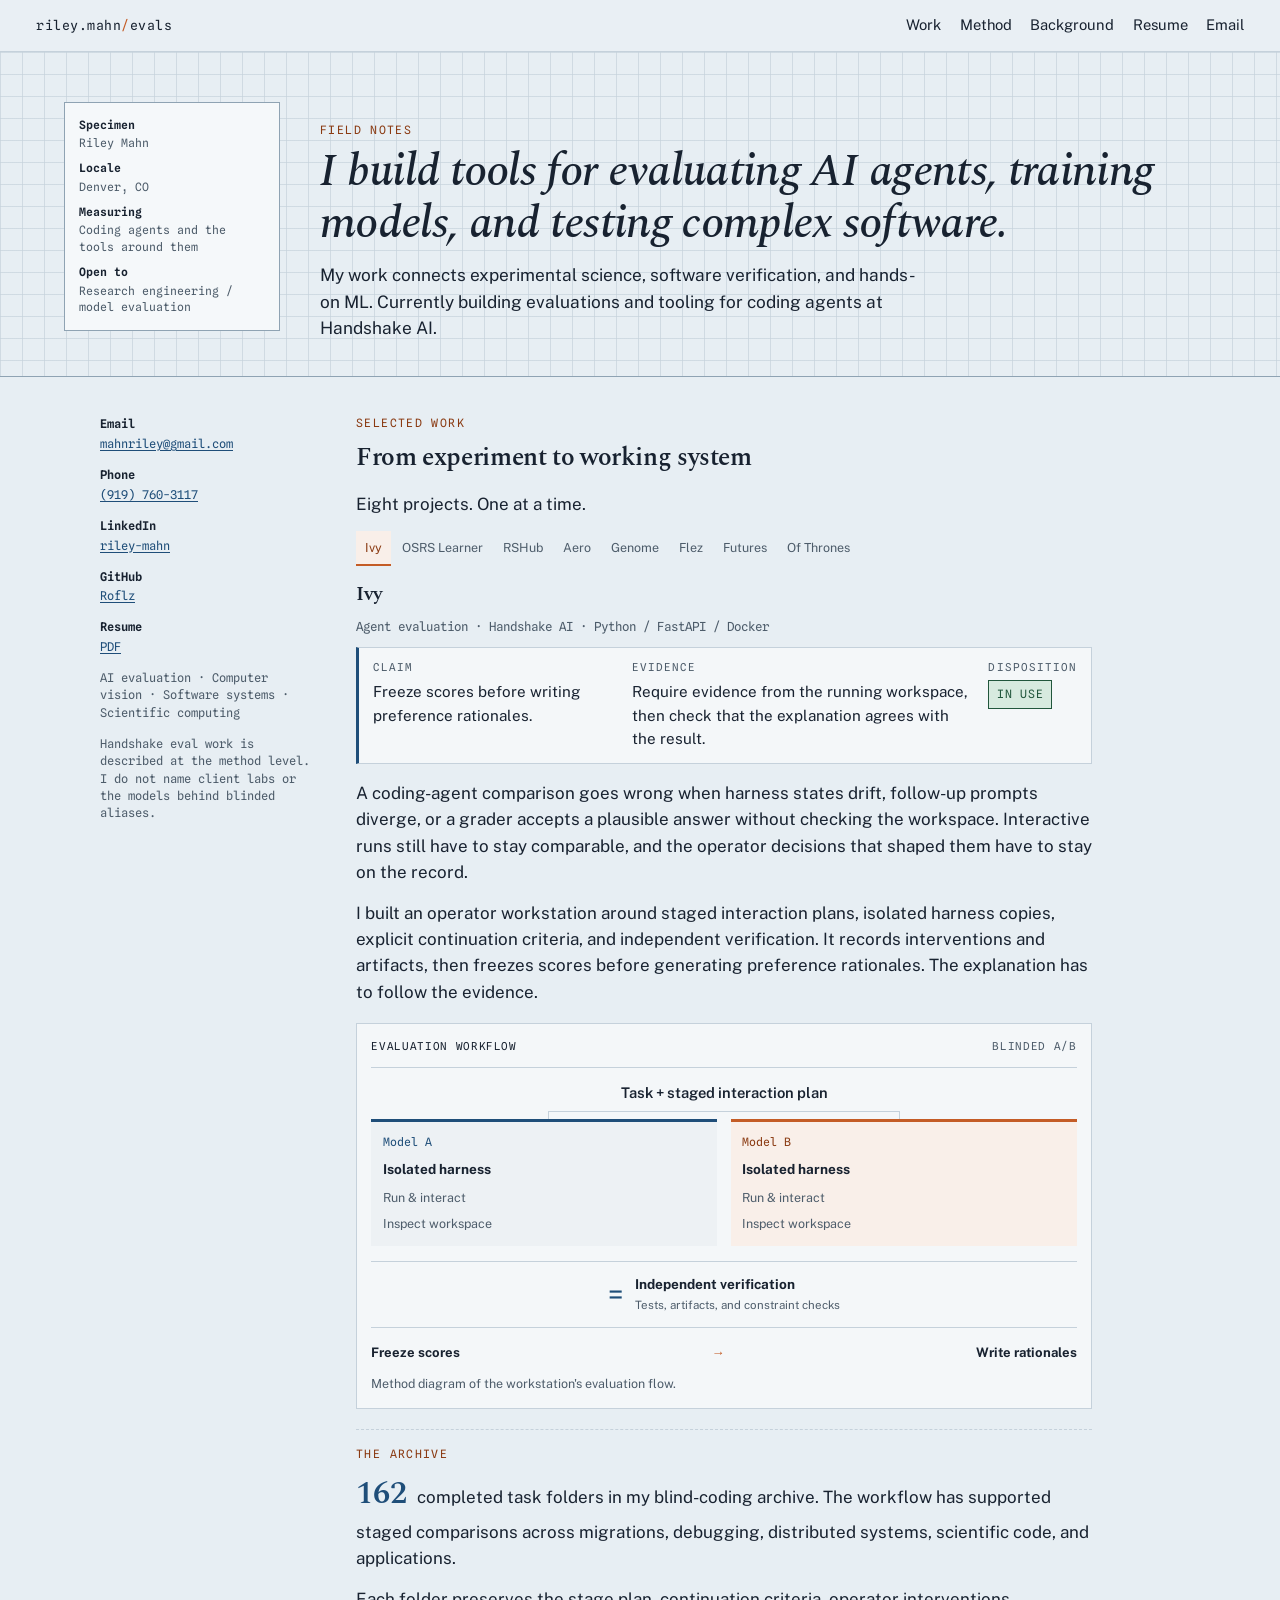
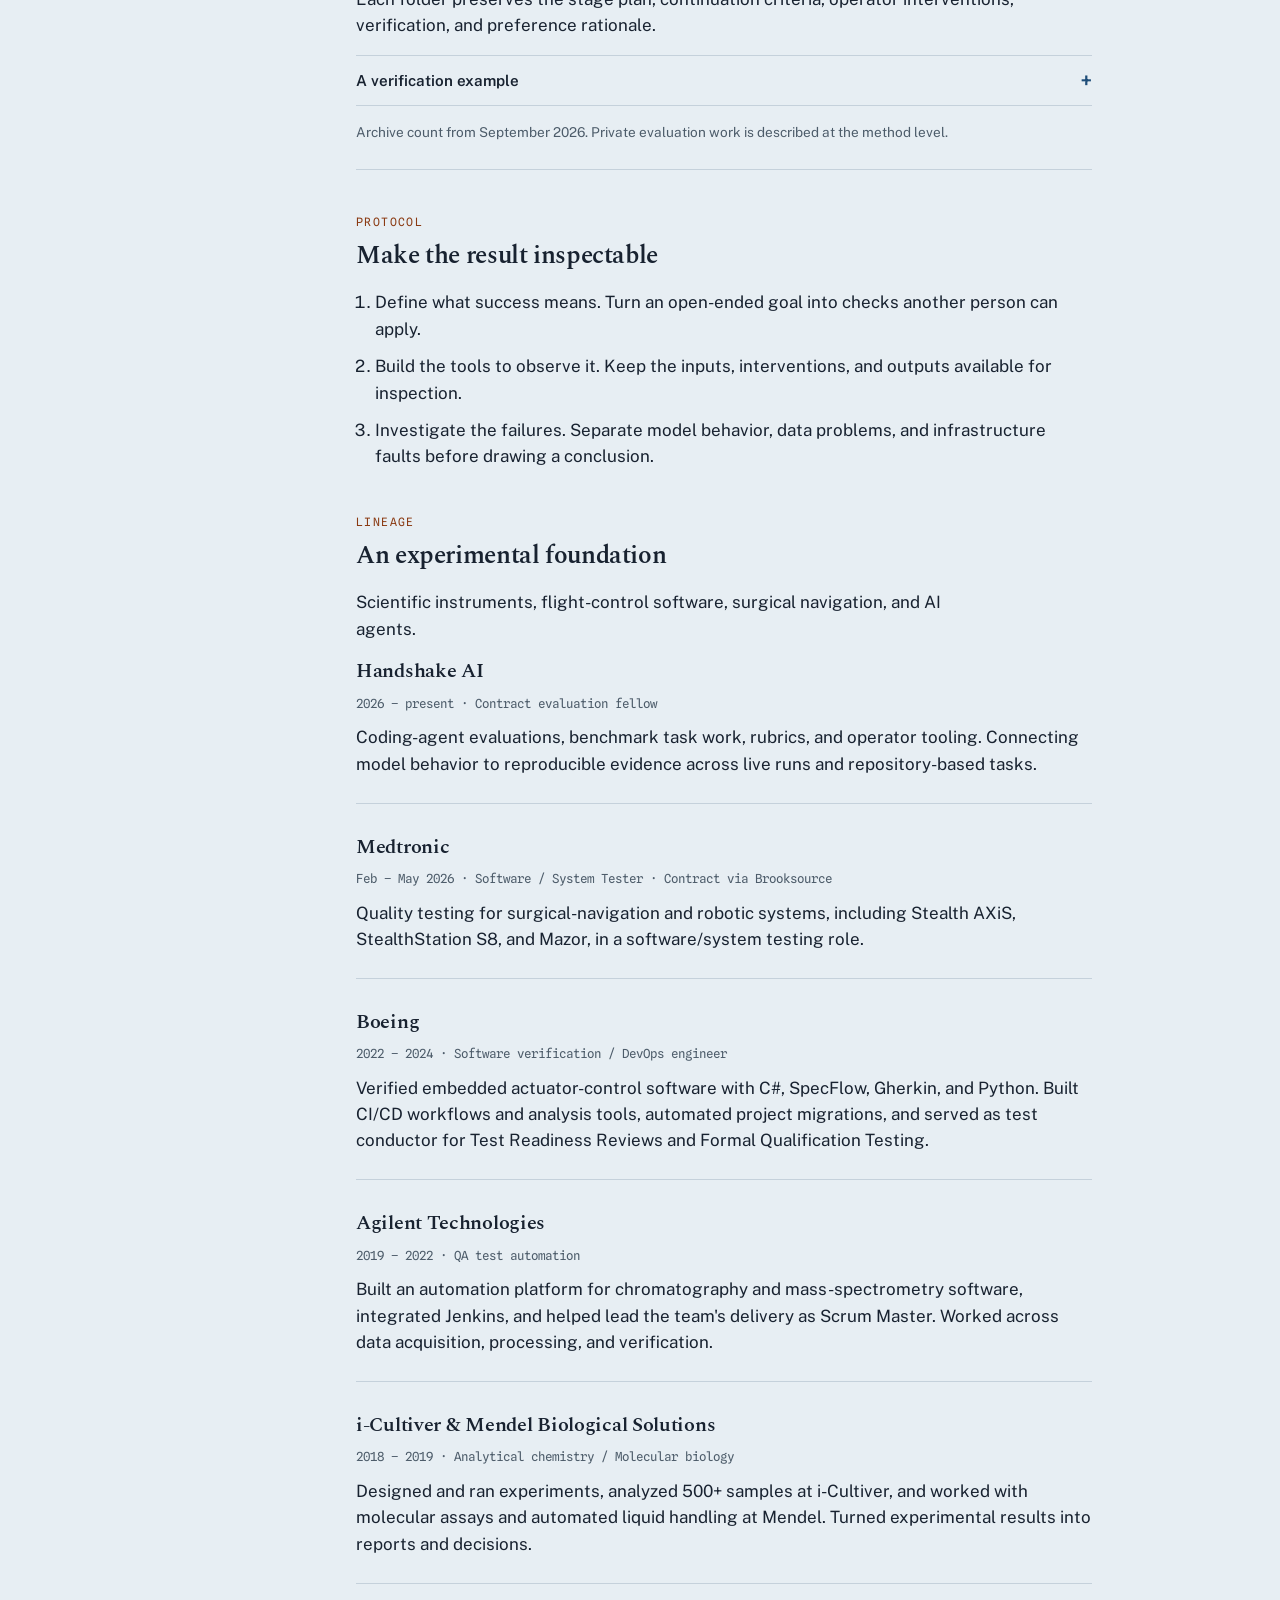
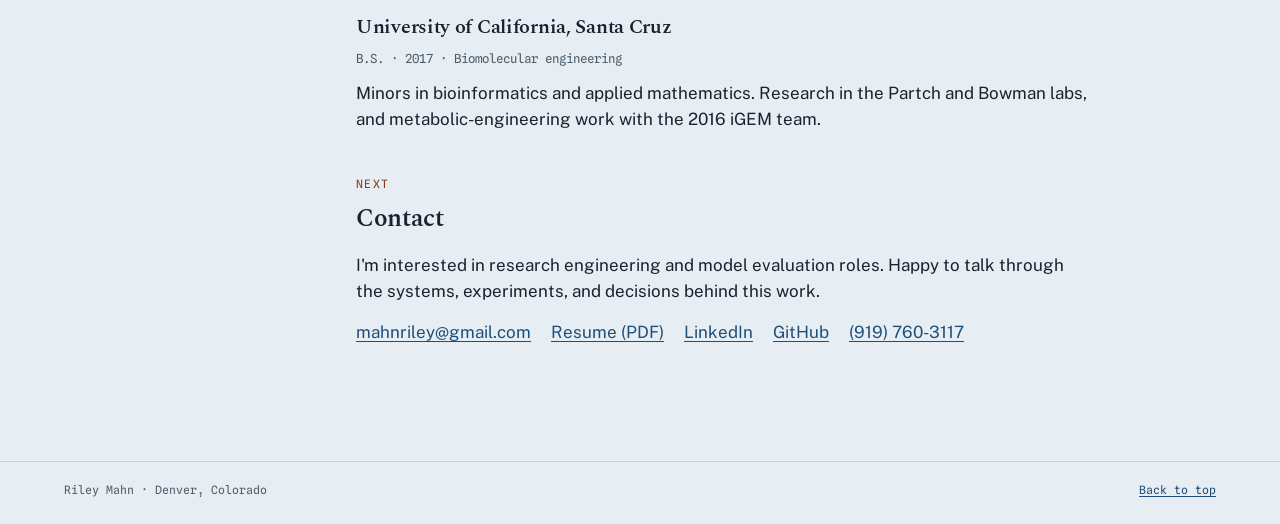
<file: index.html>
<!DOCTYPE html>
<html lang="en">
<head>
  <meta charset="utf-8" />
  <meta name="viewport" content="width=device-width, initial-scale=1" />
  <meta name="theme-color" content="#e7eef3" />
  <title>Riley Mahn | AI Evaluation &amp; Software Engineering</title>
  <meta name="description" content="Riley Mahn builds tools for evaluating AI agents, training models, and testing complex software. Selected work in evaluation, computer vision, applications, and scientific computing." />
  <link rel="canonical" href="https://roflz.github.io/riley-mahn/" />
  <meta property="og:title" content="Riley Mahn | AI Evaluation &amp; Software Engineering" />
  <meta property="og:description" content="From blinded coding-agent evaluations to computer vision and complete applications. Selected engineering work by Riley Mahn." />
  <meta property="og:type" content="website" />
  <link rel="icon" href="favicon.svg" type="image/svg+xml" />
  <link rel="preconnect" href="https://fonts.googleapis.com" />
  <link rel="preconnect" href="https://fonts.gstatic.com" crossorigin />
  <link rel="preload" as="style" href="https://fonts.googleapis.com/css2?family=Public+Sans:ital,wght@0,400;0,600;1,400&amp;family=Spectral:ital,wght@0,600;1,500&amp;family=Spline+Sans+Mono:wght@400;600&amp;display=swap" />
  <link rel="stylesheet" href="https://fonts.googleapis.com/css2?family=Public+Sans:ital,wght@0,400;0,600;1,400&amp;family=Spectral:ital,wght@0,600;1,500&amp;family=Spline+Sans+Mono:wght@400;600&amp;display=swap" />
  <link rel="stylesheet" href="styles.css" />
  <script src="site.js" defer></script>
  <script type="application/ld+json">
  {
    "@context": "https://schema.org",
    "@type": "Person",
    "name": "Riley Mahn",
    "jobTitle": "Software engineer",
    "email": "mailto:mahnriley@gmail.com",
    "address": { "@type": "PostalAddress", "addressLocality": "Denver", "addressRegion": "CO" },
    "sameAs": ["https://www.linkedin.com/in/riley-mahn/", "https://github.com/Roflz"]
  }
  </script>
</head>
<body>
  <a class="skip" href="#main">Skip to content</a>
  <header class="site-header">
    <a class="mark" href="#top">riley.mahn<span>/</span>evals</a>
    <nav class="nav" aria-label="Primary">
      <a href="#work">Work</a>
      <a href="#method">Method</a>
      <a href="#background">Background</a>
      <a href="Riley_Mahn_Resume_Model_Evaluations.pdf">Resume</a>
      <a href="mailto:mahnriley@gmail.com">Email</a>
    </nav>
  </header>

  <div id="top" class="hero">
    <div class="hero-inner">
      <dl class="specimen">
        <dt>Specimen</dt>
        <dd>Riley Mahn</dd>
        <dt>Locale</dt>
        <dd>Denver, CO</dd>
        <dt>Measuring</dt>
        <dd>Coding agents and the tools around them</dd>
        <dt>Open to</dt>
        <dd>Research engineering / model evaluation</dd>
      </dl>
      <div>
        <p class="kicker">Field notes</p>
        <h1>I build tools for evaluating AI agents, training models, and testing complex software.</h1>
        <p class="lede">My work connects experimental science, software verification, and hands-on ML. Currently building evaluations and tooling for coding agents at Handshake AI.</p>
      </div>
    </div>
  </div>

  <div class="wrap layout">
    <aside class="rail" aria-label="Contact">
      <p><strong>Email</strong> <a href="mailto:mahnriley@gmail.com">mahnriley@gmail.com</a></p>
      <p><strong>Phone</strong> <a href="tel:+19197603117">(919) 760-3117</a></p>
      <p><strong>LinkedIn</strong> <a href="https://www.linkedin.com/in/riley-mahn/">riley-mahn</a></p>
      <p><strong>GitHub</strong> <a href="https://github.com/Roflz">Roflz</a></p>
      <p><strong>Resume</strong> <a href="Riley_Mahn_Resume_Model_Evaluations.pdf">PDF</a></p>
      <p>AI evaluation · Computer vision · Software systems · Scientific computing</p>
      <p>Handshake eval work is described at the method level. I do not name client labs or the models behind blinded aliases.</p>
    </aside>

    <main id="main" tabindex="-1">
      <section id="work" aria-labelledby="work-title">
        <p class="kicker">Selected work</p>
        <h2 id="work-title">From experiment to working system</h2>
        <p class="prose">Eight projects. One at a time.</p>
        <div class="project-toolbar chapter-toolbar" hidden>
          <fieldset class="project-filters">
            <legend class="sr-only">Choose a project</legend>
            <label><input type="radio" name="chapter" value="ivy" checked /><span>Ivy</span></label>
            <label><input type="radio" name="chapter" value="osrs" /><span>OSRS Learner</span></label>
            <label><input type="radio" name="chapter" value="rshub" /><span>RSHub</span></label>
            <label><input type="radio" name="chapter" value="aero" /><span>Aero</span></label>
            <label><input type="radio" name="chapter" value="genome" /><span>Genome</span></label>
            <label><input type="radio" name="chapter" value="flez" /><span>Flez</span></label>
            <label><input type="radio" name="chapter" value="futures" /><span>Futures</span></label>
            <label><input type="radio" name="chapter" value="thrones" /><span>Of Thrones</span></label>
          </fieldset>
        </div>

        <article class="run" data-chapter="ivy" aria-labelledby="ivy-title">
          <h3 id="ivy-title">Ivy</h3>
          <p class="meta">Agent evaluation · Handshake AI · Python / FastAPI / Docker</p>
          <dl class="gate">
            <div>
              <dt>Claim</dt>
              <dd>Freeze scores before writing preference rationales.</dd>
            </div>
            <div>
              <dt>Evidence</dt>
              <dd>Require evidence from the running workspace, then check that the explanation agrees with the result.</dd>
            </div>
            <div>
              <dt>Disposition</dt>
              <dd><span class="stamp pass">In use</span></dd>
            </div>
          </dl>
          <p>A coding-agent comparison goes wrong when harness states drift, follow-up prompts diverge, or a grader accepts a plausible answer without checking the workspace. Interactive runs still have to stay comparable, and the operator decisions that shaped them have to stay on the record.</p>
          <p>I built an operator workstation around staged interaction plans, isolated harness copies, explicit continuation criteria, and independent verification. It records interventions and artifacts, then freezes scores before generating preference rationales. The explanation has to follow the evidence.</p>
          <figure class="workflow-figure">
            <div class="figure-label"><span>Evaluation workflow</span><span>Blinded A/B</span></div>
            <div class="workflow-start">Task + staged interaction plan</div>
            <div class="arms">
              <div class="arm arm-a"><span class="arm-name">Model A</span><strong>Isolated harness</strong><span>Run &amp; interact</span><span>Inspect workspace</span></div>
              <div class="arm arm-b"><span class="arm-name">Model B</span><strong>Isolated harness</strong><span>Run &amp; interact</span><span>Inspect workspace</span></div>
            </div>
            <div class="workflow-gate"><span class="gate-mark" aria-hidden="true">=</span><div><strong>Independent verification</strong><span>Tests, artifacts, and constraint checks</span></div></div>
            <div class="workflow-end"><strong>Freeze scores</strong><span aria-hidden="true">&#8594;</span><strong>Write rationales</strong></div>
            <figcaption>Method diagram of the workstation's evaluation flow.</figcaption>
          </figure>
          <div class="notebook">
            <p class="kicker">The archive</p>
            <p class="archive-line"><span class="archive-count">162</span> completed task folders in my blind-coding archive. The workflow has supported staged comparisons across migrations, debugging, distributed systems, scientific code, and applications.</p>
            <p>Each folder preserves the stage plan, continuation criteria, operator interventions, verification, and preference rationale.</p>
            <details class="process-detail">
              <summary>A verification example <span aria-hidden="true">+</span></summary>
              <div>
                <p>In a dispatch-scheduling comparison, independent checks showed that one solution was not runnable. The other produced a schedule, but still had a conflict between travel and a required meal break.</p>
                <p>The useful distinction was between runnability and satisfying the constraints. A generated schedule alone was not enough to establish success.</p>
                <p class="small-note">Summary of an archived verification report. Client identities, model identities, and task materials are omitted.</p>
              </div>
            </details>
            <p class="small-note">Archive count from September 2026. Private evaluation work is described at the method level.</p>
          </div>
        </article>

        <article class="run" data-chapter="osrs" aria-labelledby="osrs-title">
          <h3 id="osrs-title">OSRS Learner</h3>
          <p class="meta">Computer vision &amp; ML tooling · Independent · PyTorch / OpenCV / Python</p>
          <dl class="gate">
            <div>
              <dt>Claim</dt>
              <dd>Keep learned perception and deterministic search separate.</dd>
            </div>
            <div>
              <dt>Evidence</dt>
              <dd>Inspect what the model read before debugging what the solver decided.</dd>
            </div>
            <div>
              <dt>Disposition</dt>
              <dd><span class="stamp hold">Private</span></dd>
            </div>
          </dl>
          <p>When a visual agent makes a bad move, one end-to-end prediction does not show whether perception or decision-making failed. I needed intermediate outputs I could inspect and correct.</p>
          <p>OSRS Learner connects screenshot capture, annotation, synthetic data, YOLO and CRNN training, and action-level verification. Imitation-learning experiments take image, game-state, and temporal inputs. Boggle CNN Player is the public slice of the same split.</p>
          <figure class="vision-figure">
            <div class="figure-label"><span>Boggle CNN Player</span><span>Board detection artifact</span></div>
            <div class="board-image">
              <a class="image-link" href="assets/boggle-board-grid.png" target="_blank" rel="noopener" aria-label="Open the Boggle board image at full size">
                <img src="assets/boggle-board-grid.png" alt="Captured four-by-four Boggle board with an overlaid grid separating the letter and bonus tiles." width="403" height="397" />
              </a>
            </div>
            <p class="vision-steps"><span>Capture</span><span>Classify</span><span>Solve</span></p>
            <figcaption>Actual board-grid output from the public repository.</figcaption>
          </figure>
          <details class="artifact-detail">
            <summary>View a saved model-evaluation artifact <span aria-hidden="true">+</span></summary>
            <figure>
              <img src="assets/boggle-confusion.png" alt="Side-by-side confusion matrices for the project's letter and tile-bonus classifiers." width="1200" height="600" />
              <figcaption>Confusion matrices saved in the repository from a development run. This figure is not a claim of performance on new, unseen boards.</figcaption>
            </figure>
          </details>
          <p><a href="https://github.com/Roflz/boggle_cnn_player">Explore Boggle's code</a></p>
          <p class="small-note">The learner repository is private. Boggle is the piece a stranger can open.</p>
        </article>

        <article class="run" data-chapter="rshub" aria-labelledby="rshub-title">
          <h3 id="rshub-title">RSHub</h3>
          <p class="meta">Application engineering · Independent · React Native / FastAPI / Java</p>
          <dl class="gate">
            <div>
              <dt>Claim</dt>
              <dd>Make the integration testable without the live services.</dd>
            </div>
            <div>
              <dt>Evidence</dt>
              <dd>The backend includes an in-memory test store for pairing, ingestion, state round trips, and invalid-key checks.</dd>
            </div>
            <div>
              <dt>Disposition</dt>
              <dd><span class="stamp hold">In development</span></dd>
            </div>
          </dl>
          <p>Public player APIs cover only part of an Old School RuneScape account. Live slayer state, loot, timers, quests, and collection progress come from the game client, and the companion still has to behave when a service is down.</p>
          <p>I worked across the Expo and React Native app, a FastAPI backend, and a Java RuneLite plugin. An app key pairs the clients. The plugin syncs observable state and does not inject gameplay actions.</p>
          <figure class="companion-figure">
            <div class="figure-label"><span>Companion app</span><span>Earlier prototype</span></div>
            <div class="phone-stage">
              <a class="image-link" href="assets/companion-prototype.jpeg" target="_blank" rel="noopener" aria-label="Open the companion app screenshot at full size">
                <img src="assets/companion-prototype.jpeg" alt="Earlier RuneCompanion mobile prototype showing player progress, skills, slayer tasks, clan activity, and competitions." width="375" height="667" />
              </a>
            </div>
            <figcaption>An earlier app screenshot, before the RSHub branding.</figcaption>
          </figure>
          <p><a href="https://github.com/Roflz/rshub-plugin">Explore the RuneLite plugin</a></p>
          <p class="small-note">Only configured account state is synchronized, and special game modes are excluded. The app repository is private.</p>
        </article>

        <article class="run" data-chapter="aero" aria-labelledby="aero-title">
          <h3 id="aero-title">Aero</h3>
          <p class="meta">Device software · Independent · Python / OpenCV / NumPy</p>
          <dl class="gate">
            <div>
              <dt>Claim</dt>
              <dd>Turn ordinary video into a lookup table the display can run.</dd>
            </div>
            <div>
              <dt>Evidence</dt>
              <dd>144 LEDs across 240 angular bins, checked before it reaches the hardware.</dd>
            </div>
            <div>
              <dt>Disposition</dt>
              <dd><span class="stamp hold">Private</span></dd>
            </div>
          </dl>
          <p>A spatial LED display needs deterministic device data from ordinary video. I built a pipeline that normalizes frames, samples them in polar coordinates, and writes a binary lookup table. Separate preview and inspection tools sit beside the hardware work.</p>
          <p class="small-note">No hardware photography is included.</p>
        </article>

        <article class="run" data-chapter="genome" aria-labelledby="genome-title">
          <h3 id="genome-title">Genome Analysis</h3>
          <p class="meta">Scientific software · Independent · Python / Django / PostgreSQL / R</p>
          <dl class="gate">
            <div>
              <dt>Claim</dt>
              <dd>Make sequence files and annotations one queryable dataset.</dd>
            </div>
            <div>
              <dt>Evidence</dt>
              <dd>An admin UI, CSV export, and R plots for length and gene density.</dd>
            </div>
            <div>
              <dt>Disposition</dt>
              <dd><span class="stamp pass">Public</span></dd>
            </div>
          </dl>
          <p>Raw FASTA sequences and GenBank annotations are difficult to inspect as one dataset. I built an ingestion path into Django and PostgreSQL, exposed features in an admin UI, and added CSV export plus R visualizations for feature distributions, lengths, and gene density.</p>
          <p><a href="https://github.com/Roflz/Genome_Analysis">View repository</a></p>
        </article>

        <article class="run" data-chapter="flez" aria-labelledby="flez-title">
          <h3 id="flez-title">Flez</h3>
          <p class="meta">Delivery tooling · Independent · Python / PowerShell / Inno Setup</p>
          <dl class="gate">
            <div>
              <dt>Claim</dt>
              <dd>Do not replace a working install until the new bundle proves healthy.</dd>
            </div>
            <div>
              <dt>Evidence</dt>
              <dd>Checksummed artifacts, an atomic swap, a backup, a health check, and rollback.</dd>
            </div>
            <div>
              <dt>Disposition</dt>
              <dd><span class="stamp pass">Public</span></dd>
            </div>
          </dl>
          <p>I separated installer, launcher, and updater responsibilities. Release artifacts are checksummed. The Windows delivery path stages an atomic swap, keeps a backup, runs a health check, and can roll back.</p>
          <p><a href="https://github.com/Roflz/flez-bot">View repository</a></p>
        </article>

        <article class="run" data-chapter="futures" aria-labelledby="futures-title">
          <h3 id="futures-title">Futures pipeline</h3>
          <p class="meta">Research tooling · Independent · Python / FastAPI / Time series</p>
          <dl class="gate">
            <div>
              <dt>Claim</dt>
              <dd>Keep session boundaries and provenance attached to the derived data.</dd>
            </div>
            <div>
              <dt>Evidence</dt>
              <dd>Validation reports, synthetic fixtures, and an interactive viewer.</dd>
            </div>
            <div>
              <dt>Disposition</dt>
              <dd><span class="stamp hold">Private</span></dd>
            </div>
          </dl>
          <p>Minute-level market research becomes unreliable when session boundaries, missing records, or provenance disappear inside preprocessing. This offline pipeline uses bounded-memory processing and explicit trading sessions so each derived dataset can be traced.</p>
          <p class="small-note">Private research tooling. Not a live trading system. No charts from real market data.</p>
        </article>

        <article class="run" data-chapter="thrones" aria-labelledby="thrones-title">
          <h3 id="thrones-title">Of Thrones</h3>
          <p class="meta">Game systems · Independent · SpriteKit (2017 – 2018) and JavaScript</p>
          <dl class="gate">
            <div>
              <dt>Claim</dt>
              <dd>The browser prototype keeps battles, crafting, and the map in one local save.</dd>
            </div>
            <div>
              <dt>Evidence</dt>
              <dd>Play it on this page. It writes to local storage and does not call a server.</dd>
            </div>
            <div>
              <dt>Disposition</dt>
              <dd><span class="stamp pass">Playable</span></dd>
            </div>
          </dl>
          <p>I started Of Thrones in SpriteKit in 2017. That project is the public repository. CampaignScene opens a world through portals. BattleScene places characters and runs a reach animation toward a touch. Territory draws mine, forestry, and magic-rift spots, a battle button, and a victory prize. SaveData records which territories are unlocked. GoldMine is an empty class.</p>
          <p>The game on this page is a separate browser prototype. Choose Warrior, Ranger, Crafter, or Mage, and assign 5 stat points. Battles take turns: Attack, Skill, Auto, or Eat. Eat spends food from the save, up to 3 times in a fight. A win writes XP, gold, items, and resources into local storage. Smithing, cooking, and construction use that same save. The map is Three.js terrain only. The first fight is under Territories: Starting Field, then Slime Group. Sound is generated in the page. The browser source repository is private.</p>
          <figure class="thrones-stage">
            <div class="figure-label"><span>Browser prototype</span><span>Local save</span></div>
            <div class="thrones-frame">
              <iframe src="thrones/index.html" title="Of Thrones browser prototype" width="390" height="720" loading="lazy">The prototype needs JavaScript.</iframe>
            </div>
            <figcaption>The prototype boots into hero selection. After that, Territories lists Slime Group. The iOS project is not this build.</figcaption>
          </figure>
          <p class="thrones-links">
            <a href="thrones/index.html">Open the prototype</a>
            <a href="https://github.com/Roflz/Of-Thrones">View the iOS repository</a>
          </p>
          <p class="small-note">The SpriteKit project is the public source. This page hosts the browser prototype so it can be played without the private repository.</p>
        </article>
      </section>

      <section id="method" class="method" aria-labelledby="method-title">
        <p class="kicker">Protocol</p>
        <h2 id="method-title">Make the result inspectable</h2>
        <ol>
          <li>Define what success means. Turn an open-ended goal into checks another person can apply.</li>
          <li>Build the tools to observe it. Keep the inputs, interventions, and outputs available for inspection.</li>
          <li>Investigate the failures. Separate model behavior, data problems, and infrastructure faults before drawing a conclusion.</li>
        </ol>
      </section>

      <section id="background" aria-labelledby="background-title">
        <p class="kicker">Lineage</p>
        <h2 id="background-title">An experimental foundation</h2>
        <p class="prose">Scientific instruments, flight-control software, surgical navigation, and AI agents.</p>
        <article class="run">
          <h3>Handshake AI</h3>
          <p class="meta">2026 – present · Contract evaluation fellow</p>
          <p>Coding-agent evaluations, benchmark task work, rubrics, and operator tooling. Connecting model behavior to reproducible evidence across live runs and repository-based tasks.</p>
        </article>
        <article class="run">
          <h3>Medtronic</h3>
          <p class="meta">Feb – May 2026 · Software / System Tester · Contract via Brooksource</p>
          <p>Quality testing for surgical-navigation and robotic systems, including Stealth AXiS, StealthStation S8, and Mazor, in a software/system testing role.</p>
        </article>
        <article class="run">
          <h3>Boeing</h3>
          <p class="meta">2022 – 2024 · Software verification / DevOps engineer</p>
          <p>Verified embedded actuator-control software with C#, SpecFlow, Gherkin, and Python. Built CI/CD workflows and analysis tools, automated project migrations, and served as test conductor for Test Readiness Reviews and Formal Qualification Testing.</p>
        </article>
        <article class="run">
          <h3>Agilent Technologies</h3>
          <p class="meta">2019 – 2022 · QA test automation</p>
          <p>Built an automation platform for chromatography and mass-spectrometry software, integrated Jenkins, and helped lead the team's delivery as Scrum Master. Worked across data acquisition, processing, and verification.</p>
        </article>
        <article class="run">
          <h3>i-Cultiver &amp; Mendel Biological Solutions</h3>
          <p class="meta">2018 – 2019 · Analytical chemistry / Molecular biology</p>
          <p>Designed and ran experiments, analyzed 500+ samples at i-Cultiver, and worked with molecular assays and automated liquid handling at Mendel. Turned experimental results into reports and decisions.</p>
        </article>
        <article class="run">
          <h3>University of California, Santa Cruz</h3>
          <p class="meta">B.S. · 2017 · Biomolecular engineering</p>
          <p>Minors in bioinformatics and applied mathematics. Research in the Partch and Bowman labs, and metabolic-engineering work with the 2016 iGEM team.</p>
        </article>
      </section>

      <section id="contact" aria-labelledby="contact-title">
        <p class="kicker">Next</p>
        <h2 id="contact-title">Contact</h2>
        <p>I'm interested in research engineering and model evaluation roles. Happy to talk through the systems, experiments, and decisions behind this work.</p>
        <p class="contact-row">
          <a href="mailto:mahnriley@gmail.com">mahnriley@gmail.com</a>
          <a href="Riley_Mahn_Resume_Model_Evaluations.pdf">Resume (PDF)</a>
          <a href="https://www.linkedin.com/in/riley-mahn/">LinkedIn</a>
          <a href="https://github.com/Roflz">GitHub</a>
          <a href="tel:+19197603117">(919) 760-3117</a>
        </p>
      </section>
    </main>
  </div>

  <footer class="site-footer">
    <div class="wrap">
      <span>Riley Mahn · Denver, Colorado</span>
      <a href="#top">Back to top</a>
    </div>
  </footer>
</body>
</html>
</file>
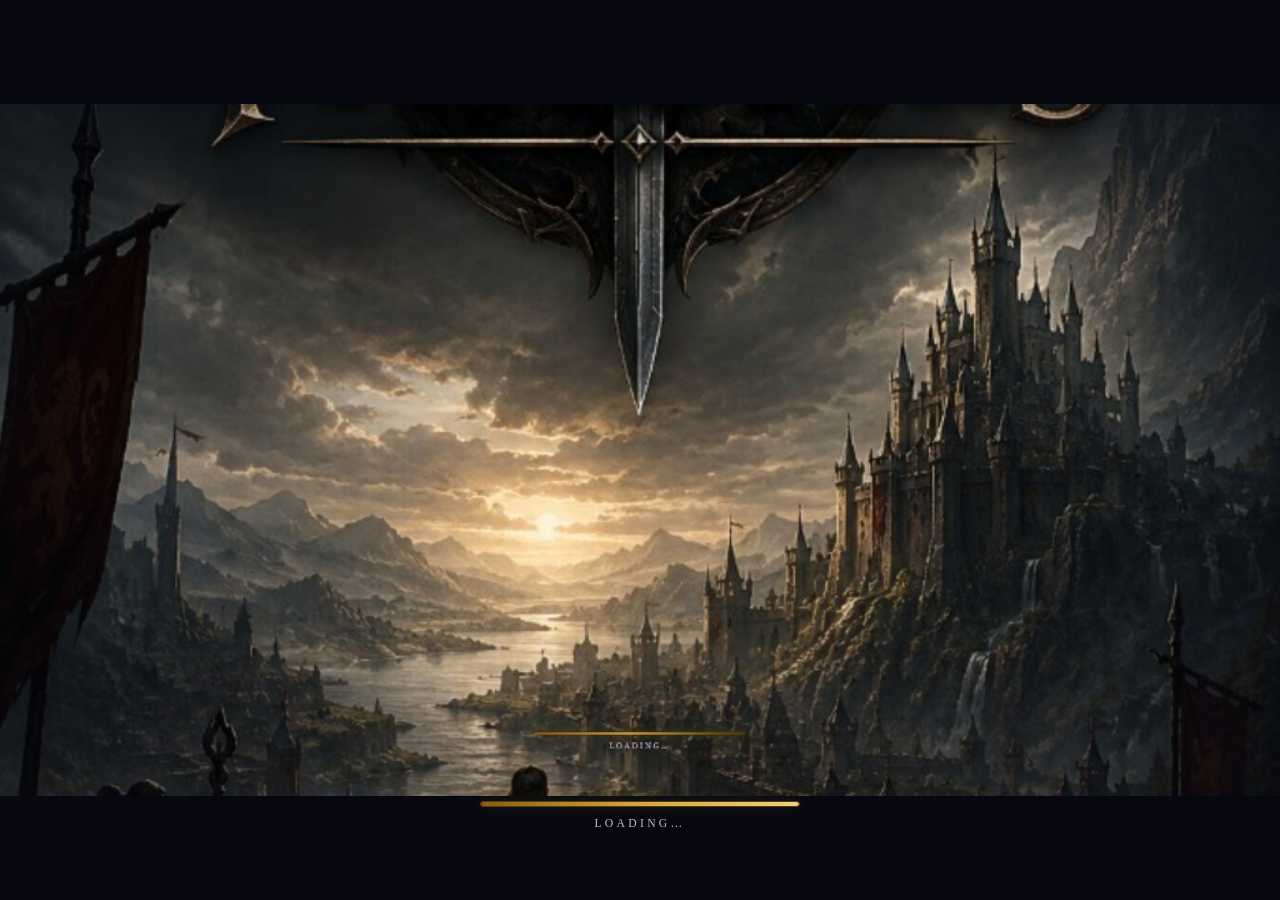
<file: thrones/index.html>
<!DOCTYPE html>
<html lang="en">
<head>
  <meta charset="UTF-8">
  <meta name="viewport" content="width=device-width, initial-scale=1.0, viewport-fit=cover">
  <meta name="apple-mobile-web-app-capable" content="yes">
  <meta name="theme-color" content="#07080f">
  <title>Of Thrones — Battle Prototype</title>
  <link rel="stylesheet" href="css/style.css">
  <link rel="stylesheet" href="css/splash.css">
  <link rel="stylesheet" href="css/world-map.css">
  <link rel="stylesheet" href="css/phase4.css">
  <link rel="stylesheet" href="css/phase5.css">
  <link rel="stylesheet" href="css/phase6.css">
</head>
<body>

  <!-- ═══════════════════════════════════════════════════════════
       SCREEN — SPLASH / LOADING (shown first on app load)
  ════════════════════════════════════════════════════════════════ -->
  <div id="screen-splash" class="screen screen-splash active" role="dialog" aria-label="Loading Of Thrones" aria-busy="true">
    <div class="splash-media" aria-hidden="true">
      <img
        class="splash-image"
        src="assets/splash-screen.png"
        alt=""
        width="1024"
        height="553"
        decoding="async"
        fetchpriority="high"
      >
      <div class="splash-vignette"></div>
    </div>
    <div class="splash-progress-wrap" role="progressbar" aria-valuemin="0" aria-valuemax="100" aria-valuenow="0" aria-label="Loading progress">
      <div class="splash-progress-track">
        <div id="splash-progress-fill" class="splash-progress-fill"></div>
      </div>
      <span class="splash-progress-label">Loading…</span>
    </div>
  </div>


  <!-- ═══════════════════════════════════════════════════════════
       SCREEN — STARTER CHARACTER SELECT (Phase 5)
  ════════════════════════════════════════════════════════════════ -->
  <div id="screen-starter-select" class="screen screen-starter-select">
    <div class="starter-shell">

      <!-- Step 1 — Pick starter -->
      <div id="starter-step-pick" class="starter-step starter-step-active">
        <div class="starter-header">
          <h2 class="starter-title">Choose Your Hero</h2>
          <p class="starter-subtitle">Your starting champion shapes early gear, resources, and play style. You begin with one hero on your team.</p>
        </div>
        <div id="starter-grid" class="starter-grid"></div>
      </div>

      <!-- Step 2 — Allocate 5 stat points -->
      <div id="starter-step-allocate" class="starter-step">
        <div class="starter-header">
          <button type="button" id="starter-btn-back-pick" class="btn btn-ghost btn-sm starter-back-btn">← Back</button>
          <h2 class="starter-title">Allocate Stat Points</h2>
          <p id="starter-alloc-subtitle" class="starter-subtitle">Distribute 5 free points to customize your hero.</p>
        </div>
        <div id="starter-alloc-hero" class="starter-alloc-hero"></div>
        <div id="starter-stat-rows" class="starter-stat-rows"></div>
        <div class="starter-points-bar">
          <span id="starter-points-left" class="starter-points-count">5</span>
          <span class="starter-points-label">points remaining</span>
        </div>
        <button type="button" id="starter-btn-to-review" class="btn btn-primary starter-step-cta" disabled>Review Hero →</button>
      </div>

      <!-- Step 3 — Review & confirm -->
      <div id="starter-step-review" class="starter-step">
        <div class="starter-header">
          <button type="button" id="starter-btn-back-alloc" class="btn btn-ghost btn-sm starter-back-btn">← Adjust Stats</button>
          <h2 class="starter-title">Confirm Your Hero</h2>
          <p class="starter-subtitle">Review your build before entering the realm.</p>
        </div>
        <div id="starter-review-body" class="starter-review-body"></div>
        <button type="button" id="starter-btn-confirm" class="btn btn-menu-primary starter-step-cta">⚔️ Enter the Realm</button>
      </div>

    </div>
  </div>


  <!-- ═══════════════════════════════════════════════════════════
       SCREEN 0 — MAIN MENU
  ════════════════════════════════════════════════════════════════ -->
  <div id="screen-main-menu" class="screen screen-main-menu">
    <div class="menu-bg-glow"></div>
    <div class="menu-content">
      <div class="menu-logo">
        <div class="menu-crown">♛</div>
        <h1 class="menu-title">Of Thrones</h1>
        <p class="menu-tagline">A turn-based realm awaits</p>
      </div>
      <div class="menu-buttons">
        <button id="btn-menu-play"  type="button" class="btn btn-menu-primary" onclick="window.enterMap && window.enterMap()">⚔️ Begin Adventure</button>
        <button id="btn-menu-reset" type="button" class="btn btn-menu-secondary hidden">🗑️ Reset Save</button>
      </div>
      <div class="menu-version">Phase 9 · World Map</div>
    </div>
  </div>


  <!-- ═══════════════════════════════════════════════════════════
       SCREEN 1 — WORLD MAP
  ════════════════════════════════════════════════════════════════ -->
  <div id="screen-map" class="screen">

    <!-- Compact header -->
    <div class="map-header">
      <div class="map-title-block">
        <span class="map-game-title">Of Thrones</span>
        <span class="map-game-sub">World Map</span>
      </div>
      <div id="map-team-strip" class="map-team-strip">
        <!-- Populated by map.js -->
      </div>
      <div class="map-header-right">
        <div class="map-gold-pill" aria-label="Gold">
          <span id="map-gold-display" class="map-gold-amount">◈ 0</span>
        </div>
        <button id="btn-skilltree-open" class="btn-map-icon" aria-label="Skill Tree" title="Skill Tree">🌳</button>
        <button id="btn-workshop-open" class="btn-map-icon" aria-label="Workshop" title="Crafting Workshop">🔨</button>
        <button id="btn-territories-open" class="btn-map-icon" aria-label="Territories" title="World Territories">🗺️</button>
        <button id="btn-char-status-open" class="btn-map-icon" aria-label="Hero Status" title="Hero Status">📋</button>
        <button id="btn-gather-open"  class="btn-map-icon" aria-label="Gather"      title="Gather Resources">🌿</button>
        <button id="btn-prayer-open"  class="btn-map-icon" aria-label="Prayer"      title="Select Prayer">🙏<span id="prayer-badge" class="prayer-badge" style="display:none"></span></button>
        <button id="btn-milestone-open" class="btn-map-icon" aria-label="Milestones" title="Milestones">📜<span id="milestone-badge" class="prayer-badge" style="display:none"></span></button>
        <button id="btn-shop-open"    class="btn-map-icon" aria-label="Shop"        title="Gold Shop">🛒</button>
        <button id="btn-team-open"    class="btn-map-icon" aria-label="Manage Team" title="Manage Team">⚔️</button>
        <button id="btn-open-account" class="btn-map-icon" aria-label="Account"     title="Account">👤</button>
        <button id="btn-settings-open"class="btn-map-icon" aria-label="Settings"    title="Settings">⚙️</button>
        <button id="btn-map-to-menu"  class="btn-map-icon" aria-label="Main Menu"   title="Main Menu">🏠</button>
      </div>
    </div>

    <!-- Three.js isometric world map — rendered by WorldEngine -->
    <div class="map-viewport" id="map-viewport">
      <!-- #world-map-canvas injected by WorldEngine at init -->
    </div><!-- /map-viewport -->
    <div id="map-rotate-hint" class="map-rotate-hint" aria-hidden="true">
      <span>Rotate device for the best map view</span>
    </div>

    <!-- Semi-transparent backdrop (click to close panel) -->
    <div id="map-backdrop" class="map-backdrop hidden"></div>

    <!-- Map context panel — battles, resources, build sites, territories -->
    <div id="battle-panel" class="battle-panel map-context-panel panel-hidden">
      <div class="panel-handle-bar"></div>
      <button id="btn-panel-close" class="btn-panel-close" aria-label="Close">✕</button>
      <div id="battle-panel-content" class="battle-panel-content">
        <!-- Populated by map.js -->
      </div>
      <div id="map-panel-actions" class="map-panel-actions">
        <button id="btn-map-panel-action" type="button" class="btn btn-primary map-panel-action-btn" style="display:none"></button>
        <button id="btn-fight" type="button" class="btn btn-fight">⚔️ Enter Battle</button>
      </div>
    </div>

  </div><!-- /screen-map -->


  <!-- ═══════════════════════════════════════════════════════════
       SCREEN — WORLD TERRITORIES (Phase 4)
  ════════════════════════════════════════════════════════════════ -->
  <div id="screen-territories" class="screen screen-territories">
    <div class="territories-header">
      <button id="btn-territories-back" type="button" class="btn btn-ghost btn-sm">← Campaign Map</button>
      <span class="territories-title">🗺️ World Territories</span>
    </div>
    <p class="territories-sub">Assign idle heroes to gather resources. Territories unlock as you clear campaign battles.</p>
    <div id="territory-list" class="territory-list"></div>
  </div>


  <!-- ═══════════════════════════════════════════════════════════
       SCREEN 1b — BATTLE SELECT (legacy list, kept for reference)
  ════════════════════════════════════════════════════════════════ -->
  <div id="screen-select" class="screen">
    <div class="select-content">
      <header class="game-header">
        <h1 class="game-title">Of Thrones</h1>
        <p class="game-subtitle">Phase 1 — Battle Prototype</p>
      </header>
      <section class="section">
        <h2 class="section-label">Your Team</h2>
        <div id="team-preview-row" class="team-preview-row"></div>
      </section>
      <section class="section">
        <h2 class="section-label">Select Battle</h2>
        <div id="battle-list-items"></div>
      </section>
    </div>
  </div>


  <!-- ═══════════════════════════════════════════════════════════
       SCREEN 2 — BATTLE
  ════════════════════════════════════════════════════════════════ -->
  <div id="screen-battle" class="screen">

    <!-- Header bar -->
    <div class="battle-header">
      <button id="btn-retreat" class="btn btn-ghost btn-sm">← Retreat</button>
      <span id="battle-name-label" class="battle-name-label">Battle</span>
      <span id="round-label" class="round-label">Round 1</span>
    </div>

    <!-- Enemy team -->
    <div id="enemy-arena" class="arena enemy-arena">
      <!-- Unit cards injected by ui.js -->
    </div>

    <!-- Battle log -->
    <div class="battle-log">
      <div id="battle-log-inner" class="battle-log-inner">
        <!-- Log entries appended by ui.js -->
      </div>
    </div>

    <!-- Player team -->
    <div id="player-arena" class="arena player-arena">
      <!-- Unit cards injected by ui.js -->
    </div>

    <!-- Action panel -->
    <div class="action-panel">
      <div id="action-info" class="action-info">—</div>
      <div id="ability-bar" class="ability-bar"></div>
      <div class="action-buttons">
        <button id="btn-attack" class="btn btn-attack" disabled>⚔️ Attack</button>
        <button id="btn-skill"  class="btn btn-skill"  disabled style="display:none">✨ Skill</button>
        <button id="btn-food"   class="btn btn-food"   disabled>🍖 Eat Food</button>
        <button id="btn-auto"   class="btn btn-auto">🤖 Auto: OFF</button>
      </div>
    </div>

    <!-- Tutorial hint bar (first-battle only) -->
    <div id="tutorial-hint" class="tutorial-hint"></div>

    <!-- Targeting mode bar (floats above units) -->
    <div id="targeting-bar" class="targeting-bar hidden">
      <span id="targeting-bar-label">Select a target</span>
      <button id="btn-cancel-target" class="btn-cancel-text">✕ Cancel</button>
    </div>

    <!-- Result overlay (victory / defeat) -->
    <div id="result-overlay" class="result-overlay hidden">
      <div class="result-box">
        <div id="result-icon"  class="result-icon">🏆</div>
        <h2  id="result-title" class="result-title title-victory">Victory!</h2>
        <p   id="result-msg"   class="result-msg"></p>
        <!-- XP summary injected by main.js on victory -->
        <div id="result-xp-summary" class="result-xp-summary"></div>
        <button id="btn-result-continue" class="btn btn-primary">Return to Map</button>
      </div>
    </div>

  </div><!-- /screen-battle -->


  <!-- ═══════════════════════════════════════════════════════════
       SCREEN 3 — GATHERING & COOKING
  ════════════════════════════════════════════════════════════════ -->
  <div id="screen-gather" class="screen screen-gather">

    <!-- Header -->
    <div class="gather-header">
      <button id="btn-gather-back" class="btn btn-ghost btn-sm">← Back</button>
      <span class="gather-title">🌿 Gathering &amp; Cooking</span>
    </div>

    <!-- Tab bar -->
    <div class="gather-tabs">
      <button class="gather-tab active" data-tab="gather"       onclick="GATHER._switchTab('gather')">⛏ Gather</button>
      <button class="gather-tab"        data-tab="cooking"      onclick="GATHER._switchTab('cooking')">🍖 Cook</button>
      <button class="gather-tab"        data-tab="smithing"     onclick="GATHER._switchTab('smithing')">🔨 Smith</button>
      <button class="gather-tab"        data-tab="construction" onclick="GATHER._switchTab('construction')">🏗️ Build</button>
    </div>

    <!-- GATHER PANEL -->
    <div id="gather-panel-gather" class="gather-panel gather-panel-active">

      <!-- Gathering nodes -->
      <div id="gather-nodes" class="gather-nodes"></div>

      <!-- Resource inventory -->
      <div class="gather-section-header">📦 Resources</div>
      <div id="gather-inventory" class="gather-inventory"></div>

      <!-- Skill XP bars -->
      <div class="gather-section-header">📊 Gathering Skills</div>
      <div id="gather-skill-bars" class="gather-skill-bars"></div>

      <!-- Activity log -->
      <div class="gather-section-header">📜 Activity Log</div>
      <div id="gather-log" class="gather-log"></div>
    </div>

    <!-- COOKING PANEL -->
    <div id="gather-panel-cooking" class="gather-panel">

      <!-- Recipes -->
      <div class="gather-section-header">📋 Recipes</div>
      <div id="cooking-recipes" class="cooking-recipes"></div>

      <!-- Feedback toast -->
      <div id="cooking-feedback" class="cooking-feedback"></div>

      <!-- Food inventory -->
      <div class="gather-section-header">🎒 Food Inventory</div>
      <div id="cooking-food-inventory" class="cooking-food-inventory"></div>

      <!-- Cooking skill bars -->
      <div class="gather-section-header">📊 Cooking Skill</div>
      <div id="cooking-skill-bars" class="gather-skill-bars"></div>

    </div>

    <!-- SMITHING PANEL -->
    <div id="gather-panel-smithing" class="gather-panel">

      <!-- Forge recipes -->
      <div class="gather-section-header">⚒️ Forge Recipes</div>
      <div id="smithing-recipes" class="cooking-recipes"></div>

      <!-- Feedback toast -->
      <div id="smithing-feedback" class="cooking-feedback"></div>

      <!-- Crafted items inventory -->
      <div class="gather-section-header">🎒 Crafted Items</div>
      <div id="smithing-inventory" class="gather-inventory"></div>

      <!-- Smithing skill bars -->
      <div class="gather-section-header">📊 Smithing Skill</div>
      <div id="smithing-skill-bars" class="gather-skill-bars"></div>

    </div>

    <!-- CONSTRUCTION PANEL -->
    <div id="gather-panel-construction" class="gather-panel">

      <!-- Buildings list -->
      <div class="gather-section-header">🏗️ Build Structures</div>
      <div id="construction-buildings" class="construction-buildings"></div>

      <!-- Feedback toast -->
      <div id="construction-feedback" class="cooking-feedback"></div>

      <!-- Built structures -->
      <div class="gather-section-header">🏰 Built Structures</div>
      <div id="construction-built-list" class="gather-inventory"></div>

      <!-- Construction skill bars -->
      <div class="gather-section-header">📊 Construction Skill</div>
      <div id="construction-skill-bars" class="gather-skill-bars"></div>

    </div>

  </div><!-- /screen-gather -->


  <!-- ═══════════════════════════════════════════════════════════
       SKILL TREE OVERLAY
  ════════════════════════════════════════════════════════════════ -->
  <div id="overlay-skilltree" class="full-overlay hidden" role="dialog" aria-modal="true" aria-label="Skill Tree">
    <div class="overlay-sheet overlay-sheet-tree">
      <div class="overlay-header">
        <span id="st-tree-name" class="overlay-title">🌳 Skill Tree</span>
        <button id="btn-skilltree-close" class="btn-overlay-close" aria-label="Close">✕</button>
      </div>

      <!-- Hero selector tabs -->
      <div id="st-hero-tabs" class="st-hero-tabs"></div>

      <!-- Points display -->
      <div id="st-points-display" class="st-points-display">✨ 0 Points</div>

      <!-- Feedback message -->
      <div id="st-feedback" class="cooking-feedback"></div>

      <div id="st-branch-headers" class="st-branch-headers"></div>
      <div id="st-tree-body" class="st-tree-body st-tree-unified"></div>

      <div class="st-legend">
        <span class="st-legend-item st-legend-owned">✓ Unlocked</span>
        <span class="st-legend-item st-legend-available">● Available</span>
        <span class="st-legend-item st-legend-locked">○ Locked</span>
        <span class="st-legend-note">1 skill point per level · Max Lv.100 · Hybrid bridges connect regions</span>
      </div>
      <div class="st-respec-row">
        <button id="btn-skilltree-respec" class="btn btn-respec">
          ↩ Respec (◈ 500 Gold)
        </button>
        <span class="st-respec-note">Refunds all invested points for this hero.</span>
      </div>
    </div>
  </div>


  <!-- ═══════════════════════════════════════════════════════════
       MILESTONES OVERLAY
  ════════════════════════════════════════════════════════════════ -->
  <div id="overlay-milestones" class="full-overlay hidden" role="dialog" aria-modal="true" aria-label="Milestones">
    <div class="overlay-sheet">
      <div class="overlay-header">
        <span class="overlay-title">📜 Milestones</span>
        <button id="btn-milestone-close" class="btn-overlay-close" aria-label="Close">✕</button>
      </div>
      <div class="overlay-subtext">Complete quests and milestones to earn Gold and Skill Points.</div>
      <div id="milestone-list" class="milestone-list"></div>
    </div>
  </div>


  <!-- ═══════════════════════════════════════════════════════════
       SHOP OVERLAY
  ════════════════════════════════════════════════════════════════ -->
  <div id="overlay-shop" class="full-overlay hidden" role="dialog" aria-modal="true" aria-label="Shop">
    <div class="overlay-sheet">
      <div class="overlay-header">
        <span class="overlay-title">🛒 Gold Shop</span>
        <button id="btn-shop-close" class="btn-overlay-close" aria-label="Close">✕</button>
      </div>
      <div class="shop-gold-bar">
        <span id="shop-gold" class="shop-gold-display">◈ 0 Gold</span>
        <span class="shop-gold-sub">Spend your hard-earned gold</span>
      </div>
      <div class="overlay-subtext">Buy food &amp; gear directly with gold.</div>
      <div id="shop-feedback" class="cooking-feedback"></div>
      <div id="shop-items" class="shop-items-list"></div>
    </div>
  </div>


  <!-- ═══════════════════════════════════════════════════════════
       PRAYER OVERLAY
  ════════════════════════════════════════════════════════════════ -->
  <div id="overlay-prayer" class="full-overlay hidden" role="dialog" aria-modal="true" aria-label="Prayer">
    <div class="overlay-sheet">
      <div class="overlay-header">
        <span class="overlay-title">🙏 Select Prayer</span>
        <button id="btn-prayer-close" class="btn-overlay-close" aria-label="Close">✕</button>
      </div>
      <div class="overlay-subtext">One prayer is active per battle. Tap again to deactivate.</div>
      <div id="prayer-list" class="prayer-list"></div>
    </div>
  </div>


  <!-- ═══════════════════════════════════════════════════════════
       ACCOUNT OVERLAY — Characters, Skills, Items
  ════════════════════════════════════════════════════════════════ -->
  <div id="screen-account" class="acct-overlay acct-hidden" role="dialog" aria-modal="true" aria-label="Account">

    <div class="acct-sheet">

      <!-- Sheet handle -->
      <div class="acct-handle"></div>

      <!-- Profile header -->
      <div class="acct-header">
        <div class="acct-profile">
          <div class="acct-avatar">👑</div>
          <div class="acct-profile-text">
            <div class="acct-player-name">Adventurer</div>
            <div class="acct-player-meta">
              <span class="acct-gold"><span class="gold-icon">◈</span> <span id="acct-gold-amount">0</span> Gold</span>
              <span class="acct-sep">·</span>
              <span class="acct-level">Total Lv <span id="acct-total-level">—</span></span>
            </div>
          </div>
        </div>
        <button id="btn-acct-close" class="btn-acct-close" aria-label="Close">✕</button>
      </div>

      <!-- Tab bar -->
      <div class="acct-tabs" role="tablist">
        <button class="acct-tab active" data-tab="characters" role="tab">⚔️ Heroes</button>
        <button class="acct-tab"        data-tab="skills"     role="tab">✨ Skills</button>
        <button class="acct-tab"        data-tab="items"      role="tab">🎒 Items</button>
        <button class="acct-tab"        data-tab="resources"  role="tab">📦 Stock</button>
      </div>

      <!-- Tab panels -->
      <div class="acct-body">
        <div id="acct-tab-characters" class="acct-panel acct-panel-active" role="tabpanel">
          <!-- Populated by account.js -->
        </div>
        <div id="acct-tab-skills" class="acct-panel" role="tabpanel">
          <!-- Populated by account.js -->
        </div>
        <div id="acct-tab-items" class="acct-panel" role="tabpanel">
          <!-- Populated by account.js -->
        </div>
        <div id="acct-tab-resources" class="acct-panel" role="tabpanel">
          <!-- Populated by account.js -->
        </div>
      </div>

    </div><!-- /acct-sheet -->
  </div><!-- /screen-account -->


  <!-- ═══════════════════════════════════════════════════════════
       TEAM MANAGEMENT OVERLAY
  ════════════════════════════════════════════════════════════════ -->
  <div id="overlay-team" class="full-overlay hidden" role="dialog" aria-modal="true" aria-label="Manage Team">
    <div class="overlay-sheet">
      <div class="overlay-handle"></div>
      <div class="overlay-header">
        <span class="overlay-title">⚔️ Manage Team</span>
        <button id="btn-team-close" class="btn-overlay-close" aria-label="Close">✕</button>
      </div>
      <div id="team-overlay-body" class="overlay-body">
        <!-- Populated by team.js -->
      </div>
    </div>
  </div>

  <!-- ═══════════════════════════════════════════════════════════
       SETTINGS OVERLAY
  ════════════════════════════════════════════════════════════════ -->
  <div id="overlay-settings" class="full-overlay hidden" role="dialog" aria-modal="true" aria-label="Settings">
    <div class="overlay-sheet overlay-sheet-sm">
      <div class="overlay-handle"></div>
      <div class="overlay-header">
        <span class="overlay-title">⚙️ Settings</span>
        <button id="btn-settings-close" class="btn-overlay-close" aria-label="Close">✕</button>
      </div>
      <div class="overlay-body settings-body">
        <div class="settings-section">
          <div class="settings-row">
            <div class="settings-row-info">
              <div class="settings-row-label">Ambient Music</div>
              <div class="settings-row-sub">Soft background ambience while playing.</div>
            </div>
            <label class="settings-toggle">
              <input type="checkbox" id="settings-music-toggle" checked>
              <span class="settings-toggle-slider"></span>
            </label>
          </div>
          <div class="settings-row">
            <div class="settings-row-info">
              <div class="settings-row-label">Reset Save</div>
              <div class="settings-row-sub">Wipes all progress and starts fresh.</div>
            </div>
            <button id="btn-settings-reset" class="btn btn-danger btn-sm">Reset</button>
          </div>
        </div>
        <div class="settings-footer">Of Thrones — Web Prototype · Phase 4</div>
      </div>
    </div>
  </div>

  <!-- ═══════════════════════════════════════════════════════════
       PHASE 4 — Territory detail overlay
  ════════════════════════════════════════════════════════════════ -->
  <div id="overlay-territory-detail" class="full-overlay hidden" role="dialog" aria-modal="true" aria-label="Territory Detail">
    <div class="overlay-sheet overlay-sheet-tall">
      <div class="overlay-header">
        <span id="territory-detail-title" class="overlay-title">Territory</span>
        <button id="btn-territory-detail-close" type="button" class="btn-overlay-close" aria-label="Close">✕</button>
      </div>
      <p id="territory-detail-sub" class="overlay-subtext"></p>
      <div class="territory-detail-section">
        <h3 class="territory-section-label">🏗️ Build Sites</h3>
        <div id="territory-build-sites-list" class="territory-build-sites-list"></div>
      </div>
      <div class="territory-detail-section">
        <h3 class="territory-section-label">🌿 Resource Nodes</h3>
        <div id="territory-nodes-list" class="territory-nodes-list"></div>
      </div>
      <div class="territory-detail-section">
        <h3 class="territory-section-label">🔨 Crafting Jobs</h3>
        <div id="territory-crafting-list" class="territory-crafting-list"></div>
      </div>
      <div class="territory-detail-section">
        <h3 class="territory-section-label">📋 Active Assignments</h3>
        <div id="territory-assignments-list" class="territory-assignments-list"></div>
      </div>
      <div class="territory-detail-section">
        <h3 class="territory-section-label">⚔️ Battles</h3>
        <div id="territory-battles-list" class="territory-battles-list"></div>
      </div>
      <div id="territory-upgrade-section" class="territory-detail-section"></div>
    </div>
  </div>


  <!-- Assignment picker overlay -->
  <div id="overlay-assignment" class="full-overlay hidden" role="dialog" aria-modal="true" aria-label="Assign Hero">
    <div class="overlay-sheet">
      <div class="overlay-header">
        <span id="assignment-picker-title" class="overlay-title">Assign Hero</span>
        <button id="btn-assignment-close" type="button" class="btn-overlay-close" aria-label="Close">✕</button>
      </div>
      <div id="assignment-picker-list" class="assignment-picker-list"></div>
    </div>
  </div>


  <!-- Character status overlay -->
  <div id="overlay-char-status" class="full-overlay hidden" role="dialog" aria-modal="true" aria-label="Hero Status">
    <div class="overlay-sheet">
      <div class="overlay-header">
        <span class="overlay-title">📋 Hero Status</span>
        <button id="btn-char-status-close" type="button" class="btn-overlay-close" aria-label="Close">✕</button>
      </div>
      <p class="overlay-subtext">Active = battle team · Assigned = gathering · Crafting = workshop job · Idle = available</p>
      <div id="char-status-list" class="char-status-list"></div>
    </div>
  </div>


  <!-- Workshop overlay (Phase 5) -->
  <div id="overlay-workshop" class="full-overlay hidden" role="dialog" aria-modal="true" aria-label="Crafting Workshop">
    <div class="overlay-sheet overlay-sheet-tall">
      <div class="overlay-header">
        <span class="overlay-title">🔨 Crafting Workshop</span>
        <button id="btn-workshop-close" type="button" class="btn-overlay-close" aria-label="Close">✕</button>
      </div>
      <p class="overlay-subtext">Assign idle heroes to timed smithing, cooking, and construction jobs.</p>
      <div class="workshop-tabs">
        <button type="button" class="workshop-tab active" data-tab="smithing">⚔️ Smithing</button>
        <button type="button" class="workshop-tab" data-tab="cooking">🍖 Cooking</button>
        <button type="button" class="workshop-tab" data-tab="construction">🏗️ Construction</button>
      </div>
      <div id="workshop-body" class="workshop-body"></div>
    </div>
  </div>


  <!-- Crafting hero picker -->
  <div id="overlay-craft-picker" class="full-overlay hidden" role="dialog" aria-modal="true" aria-label="Assign Crafter">
    <div class="overlay-sheet">
      <div class="overlay-header">
        <span id="craft-picker-title" class="overlay-title">Assign Hero</span>
        <button id="btn-craft-picker-close" type="button" class="btn-overlay-close" aria-label="Close">✕</button>
      </div>
      <div id="craft-picker-list" class="assignment-picker-list"></div>
    </div>
  </div>


  <!-- Offline summary overlay -->
  <div id="overlay-offline-summary" class="full-overlay hidden" role="dialog" aria-modal="true" aria-label="While You Were Away">
    <div class="overlay-sheet">
      <div class="overlay-header">
        <span class="overlay-title">⏳ While You Were Away</span>
        <button id="btn-offline-close" type="button" class="btn-overlay-close" aria-label="Close">✕</button>
      </div>
      <div id="offline-summary-body" class="offline-summary-body"></div>
      <button id="btn-offline-continue" type="button" class="btn btn-primary" onclick="document.getElementById('btn-offline-close').click()">Continue</button>
    </div>
  </div>


  <!-- Scripts — order: data → save → unlock → engine → sfx → ui → map → account → team → gather → cooking → controller -->
  <script src="js/data.js"></script>
  <script src="js/combat-defs.js"></script>
  <script src="js/combat-build.js"></script>
  <script src="js/save.js"></script>
  <script src="js/unlock.js"></script>
  <script src="js/battle.js"></script>
  <script src="js/sfx.js"></script>
  <script src="js/ui.js"></script>
  <script src="vendor/three.min.js"></script>
  <script src="js/world-map-data.js"></script>
  <script src="js/engine/iso-math.js"></script>
  <script src="js/engine/world-tokens.js"></script>
  <script src="js/engine/camera.js"></script>
  <script src="js/engine/input-manager.js"></script>
  <script src="js/engine/procedural-tiles.js"></script>
  <script src="js/engine/terrain-shader.js"></script>
  <script src="js/engine/three-terrain.js"></script>
  <script src="js/engine/three-props.js"></script>
  <script src="vendor/pixi.min.js"></script>
  <script src="js/world-engine.js"></script>
  <script src="js/map.js"></script>
  <script src="js/account.js"></script>
  <script src="js/team.js"></script>
  <script src="js/gather.js"></script>
  <script src="js/cooking.js"></script>
  <script src="js/smithing.js"></script>
  <script src="js/construction.js"></script>
  <script src="js/prayer.js"></script>
  <script src="js/shop.js"></script>
  <script src="js/skilltree.js"></script>
  <script src="js/milestones.js"></script>
  <script src="js/assignment.js"></script>
  <script src="js/crafting.js"></script>
  <script src="js/workshop.js"></script>
  <script src="js/starter.js"></script>
  <script src="js/offline.js"></script>
  <script src="js/territory.js"></script>
  <script src="js/splash.js"></script>
  <script src="js/main.js"></script>
</body>
</html>
</file>
<file: styles.css>
:root {
  color-scheme: light;
  --paper: #e7eef3;
  --paper-2: #f4f7f9;
  --ink: #182230;
  --muted: #4d5c6a;
  --rule: #c5d1db;
  --rule-strong: #8fa3b3;
  --accent: #c45c26;
  --accent-ink: #8a3a12;
  --pass: #21563c;
  --pass-wash: #d7eadf;
  --hold: #7a5a12;
  --hold-wash: #f3e6c4;
  --ink-blue: #1f4e79;
  --focus: #1f4e79;
  --max: 72rem;
  --read: 40rem;
  --pad: clamp(1.25rem, 3vw, 2.25rem);
  --header-h: 3.25rem;
}

*,
*::before,
*::after {
  box-sizing: border-box;
}

html {
  scroll-behavior: smooth;
}

@media (prefers-reduced-motion: reduce) {
  html {
    scroll-behavior: auto;
  }

  *,
  *::before,
  *::after {
    animation-duration: 0.01ms !important;
    animation-iteration-count: 1 !important;
    transition-duration: 0.01ms !important;
  }
}

body {
  margin: 0;
  color: var(--ink);
  background: var(--paper);
  font-family: "Public Sans", "Segoe UI", sans-serif;
  font-size: 1.0625rem;
  line-height: 1.55;
  text-rendering: optimizeLegibility;
  -webkit-font-smoothing: antialiased;
  touch-action: manipulation;
}

[hidden] {
  display: none !important;
}

img,
svg {
  max-width: 100%;
  height: auto;
  display: block;
}

.image-link {
  display: block;
  max-width: 100%;
  cursor: zoom-in;
}

figure {
  margin: 0 0 1rem;
}

figcaption {
  color: var(--muted);
  font-size: 0.78rem;
  line-height: 1.5;
  padding-top: 0.7rem;
}

a {
  color: var(--ink-blue);
  text-underline-offset: 0.18em;
}

a:hover {
  color: var(--accent-ink);
}

a:focus-visible,
button:focus-visible,
summary:focus-visible,
input:focus-visible + span {
  outline: 2px solid var(--focus);
  outline-offset: 3px;
}

main:focus {
  outline: none;
}

.sr-only {
  position: absolute;
  width: 1px;
  height: 1px;
  padding: 0;
  margin: -1px;
  overflow: hidden;
  clip-path: inset(50%);
  white-space: nowrap;
  border: 0;
}

.skip {
  position: absolute;
  left: 0.75rem;
  top: -3rem;
  z-index: 20;
  background: var(--ink);
  color: var(--paper-2);
  padding: 0.45rem 0.7rem;
  text-decoration: none;
}

.skip:focus {
  top: 0.75rem;
}

.site-header {
  position: sticky;
  top: 0;
  z-index: 10;
  display: flex;
  align-items: center;
  justify-content: space-between;
  gap: 1rem;
  min-height: var(--header-h);
  padding: 0.6rem var(--pad);
  background: color-mix(in srgb, var(--paper) 92%, white);
  border-bottom: 1px solid var(--rule);
  backdrop-filter: blur(8px);
}

.mark {
  font-family: "Spline Sans Mono", ui-monospace, monospace;
  font-size: 0.82rem;
  letter-spacing: 0.04em;
  text-decoration: none;
  color: var(--ink);
  white-space: nowrap;
}

.mark span {
  color: var(--accent);
}

.nav {
  display: flex;
  flex-wrap: wrap;
  gap: 0.85rem 1.15rem;
  justify-content: flex-end;
}

.nav a {
  color: var(--ink);
  text-decoration: none;
  font-size: 0.92rem;
}

.nav a:hover,
.nav a[aria-current] {
  color: var(--accent-ink);
  text-decoration: underline;
}

@media (max-width: 640px) {
  .site-header {
    flex-wrap: wrap;
    align-items: flex-start;
  }

  .nav {
    width: 100%;
    justify-content: flex-start;
    gap: 0.55rem 0.95rem;
  }
}

.wrap {
  width: min(var(--max), 100%);
  margin: 0 auto;
  padding: 0 var(--pad) 4.5rem;
}

.hero {
  padding: 2.4rem var(--pad) 2.1rem;
  border-bottom: 1px solid var(--rule-strong);
  background-color: var(--paper);
  background-image:
    linear-gradient(to right, color-mix(in srgb, var(--rule) 70%, transparent) 1px, transparent 1px),
    linear-gradient(to bottom, color-mix(in srgb, var(--rule) 70%, transparent) 1px, transparent 1px);
  background-size: 22px 22px;
  background-position: 0 0;
}

.hero-inner {
  width: min(var(--max), 100%);
  margin: 0 auto;
  display: grid;
  gap: 1.5rem 2.5rem;
}

@media (min-width: 860px) {
  .hero-inner {
    grid-template-columns: 13.5rem minmax(0, 1fr);
    align-items: end;
  }
}

.specimen {
  font-family: "Spline Sans Mono", ui-monospace, monospace;
  font-size: 0.72rem;
  line-height: 1.45;
  color: var(--muted);
  background: color-mix(in srgb, var(--paper-2) 88%, white);
  border: 1px solid var(--rule-strong);
  padding: 0.85rem 0.9rem;
}

.specimen dt {
  color: var(--ink);
  font-weight: 600;
  margin: 0.55rem 0 0.1rem;
}

.specimen dt:first-child {
  margin-top: 0;
}

.specimen dd {
  margin: 0;
}

h1,
h2,
h3 {
  text-wrap: balance;
  font-family: Spectral, "Iowan Old Style", Georgia, serif;
  font-weight: 600;
  letter-spacing: -0.015em;
  scroll-margin-top: calc(var(--header-h) + 0.75rem);
}

h1 {
  margin: 0 0 0.7rem;
  font-size: clamp(1.85rem, 4.4vw, 2.85rem);
  line-height: 1.15;
  font-style: italic;
  font-weight: 500;
}

.lede {
  margin: 0;
  max-width: 38rem;
  color: var(--ink);
  font-size: 1.08rem;
}

.layout {
  display: grid;
  gap: 2.5rem;
  padding-top: 2.4rem;
}

@media (min-width: 860px) {
  .layout {
    grid-template-columns: 13.5rem minmax(0, 1fr);
  }

  .rail {
    position: sticky;
    top: calc(var(--header-h) + 1rem);
    align-self: start;
  }
}

.rail p {
  margin: 0 0 0.85rem;
  font-family: "Spline Sans Mono", ui-monospace, monospace;
  font-size: 0.75rem;
  color: var(--muted);
  line-height: 1.45;
}

.rail strong {
  display: block;
  color: var(--ink);
  font-weight: 600;
  margin-bottom: 0.15rem;
}

main {
  min-width: 0;
  max-width: 46rem;
}

.kicker {
  margin: 0 0 0.35rem;
  font-family: "Spline Sans Mono", ui-monospace, monospace;
  font-size: 0.72rem;
  letter-spacing: 0.12em;
  text-transform: uppercase;
  color: var(--accent-ink);
}

section,
article,
.notebook {
  scroll-margin-top: calc(var(--header-h) + 0.75rem);
}

section {
  margin-bottom: 2.75rem;
}

h2 {
  margin: 0 0 0.85rem;
  font-size: 1.55rem;
}

h3 {
  margin: 0 0 0.45rem;
  font-size: 1.22rem;
}

p {
  margin: 0 0 0.9rem;
}

p:last-child {
  margin-bottom: 0;
}

.prose {
  max-width: var(--read);
}

.run {
  margin: 0 0 1.75rem;
  padding: 0 0 1.6rem;
  border-bottom: 1px solid var(--rule);
}

.run:last-of-type {
  border-bottom: 0;
  padding-bottom: 0;
}

.meta {
  margin: 0 0 0.7rem;
  font-family: "Spline Sans Mono", ui-monospace, monospace;
  font-size: 0.78rem;
  color: var(--muted);
}

.gate {
  display: grid;
  gap: 0.65rem 1rem;
  margin: 0 0 1rem;
  padding: 0.75rem 0.85rem;
  background: var(--paper-2);
  border: 1px solid var(--rule);
  border-left: 3px solid var(--ink-blue);
}

@media (min-width: 640px) {
  .gate {
    grid-template-columns: 1fr 1.4fr auto;
    align-items: start;
  }
}

.gate div {
  min-width: 0;
}

.gate dt {
  margin: 0 0 0.2rem;
  font-family: "Spline Sans Mono", ui-monospace, monospace;
  font-size: 0.68rem;
  letter-spacing: 0.1em;
  text-transform: uppercase;
  color: var(--muted);
}

.gate dd {
  margin: 0;
  font-size: 0.95rem;
  color: var(--ink);
  overflow-wrap: anywhere;
}

.stamp {
  display: inline-block;
  font-family: "Spline Sans Mono", ui-monospace, monospace;
  font-size: 0.72rem;
  letter-spacing: 0.08em;
  text-transform: uppercase;
  padding: 0.28rem 0.45rem;
  border: 1px solid currentColor;
  font-variant-numeric: tabular-nums;
}

.stamp.pass {
  color: var(--pass);
  background: var(--pass-wash);
}

.stamp.hold {
  color: var(--hold);
  background: var(--hold-wash);
}

.figure-label {
  display: flex;
  justify-content: space-between;
  gap: 1rem;
  font-family: "Spline Sans Mono", ui-monospace, monospace;
  font-size: 0.68rem;
  letter-spacing: 0.06em;
  text-transform: uppercase;
  padding-bottom: 0.7rem;
  border-bottom: 1px solid var(--rule);
  margin-bottom: 0.9rem;
}

.figure-label span:last-child {
  color: var(--muted);
  text-align: right;
}

.workflow-figure,
.vision-figure,
.companion-figure {
  margin-top: 1.15rem;
  padding: 0.9rem;
  background: var(--paper-2);
  border: 1px solid var(--rule);
}

.workflow-start {
  text-align: center;
  margin: 0.4rem 0 0.9rem;
  font-size: 0.92rem;
  font-weight: 600;
}

.arms {
  display: grid;
  grid-template-columns: 1fr 1fr;
  gap: 0.85rem;
  position: relative;
}

.arms::before {
  content: "";
  position: absolute;
  top: -0.55rem;
  height: 0.55rem;
  left: 25%;
  right: 25%;
  border: 1px solid var(--rule);
  border-bottom: 0;
}

.arm {
  padding: 0.75rem 0.7rem;
  display: grid;
  gap: 0.45rem;
  border-top: 3px solid var(--ink-blue);
  background: color-mix(in srgb, var(--ink-blue) 8%, white);
}

.arm-b {
  background: color-mix(in srgb, var(--accent) 10%, white);
  border-color: var(--accent);
}

.arm-name {
  font-family: "Spline Sans Mono", ui-monospace, monospace;
  font-size: 0.72rem;
  color: var(--ink-blue);
}

.arm-b .arm-name {
  color: var(--accent-ink);
}

.arm strong {
  font-size: 0.85rem;
}

.arm > span:not(.arm-name) {
  font-size: 0.78rem;
  color: var(--muted);
}

.workflow-gate {
  display: flex;
  align-items: center;
  justify-content: center;
  gap: 0.7rem;
  margin-block: 0.95rem;
  padding-block: 0.75rem;
  border-top: 1px solid var(--rule);
  border-bottom: 1px solid var(--rule);
}

.gate-mark {
  color: var(--ink-blue);
  font-family: "Spline Sans Mono", ui-monospace, monospace;
  font-size: 1.6rem;
  line-height: 1;
}

.workflow-gate strong {
  display: block;
  font-size: 0.85rem;
}

.workflow-gate div > span {
  display: block;
  font-size: 0.72rem;
  color: var(--muted);
  margin-top: 0.15rem;
}

.workflow-end {
  display: flex;
  align-items: center;
  justify-content: space-between;
  gap: 0.5rem;
  font-size: 0.82rem;
}

.workflow-end > span {
  color: var(--accent);
}

.notebook {
  margin-top: 1.25rem;
  padding-top: 1rem;
  border-top: 1px dashed var(--rule);
}

.archive-line {
  color: var(--ink);
}

.archive-count {
  font-family: Spectral, "Iowan Old Style", Georgia, serif;
  font-size: 2rem;
  font-weight: 600;
  color: var(--ink-blue);
  margin-right: 0.35rem;
}

summary {
  cursor: pointer;
  list-style: none;
}

summary::-webkit-details-marker {
  display: none;
}

.process-detail,
.artifact-detail {
  border-top: 1px solid var(--rule);
  border-bottom: 1px solid var(--rule);
  margin: 1rem 0;
}

.process-detail summary,
.artifact-detail summary {
  display: flex;
  justify-content: space-between;
  align-items: center;
  gap: 1rem;
  padding-block: 0.7rem;
  font-size: 0.95rem;
  font-weight: 600;
}

.process-detail summary > span,
.artifact-detail summary > span,
.expand-mark {
  flex-shrink: 0;
  font-family: "Spline Sans Mono", ui-monospace, monospace;
  font-size: 1.1rem;
  color: var(--ink-blue);
  transition: transform 160ms ease;
}

details[open] > summary > span:last-child {
  transform: rotate(45deg);
}

.process-detail > div {
  padding-bottom: 0.85rem;
}

.process-detail > div p,
.small-note {
  font-size: 0.85rem;
  color: var(--muted);
}

.board-image {
  padding: 1rem;
  background: color-mix(in srgb, var(--rule) 28%, white);
  display: flex;
  align-items: center;
  justify-content: center;
}

.board-image img {
  width: min(20rem, 100%);
}

.vision-steps {
  display: flex;
  flex-wrap: wrap;
  gap: 0.75rem 1.1rem;
  margin: 0.8rem 0 0;
  font-family: "Spline Sans Mono", ui-monospace, monospace;
  font-size: 0.72rem;
  letter-spacing: 0.08em;
  text-transform: uppercase;
}

.vision-steps span + span::before {
  content: "\2192";
  margin-right: 1.1rem;
  color: var(--accent);
}

.phone-stage {
  display: flex;
  align-items: center;
  justify-content: center;
  padding: 1rem;
  background: color-mix(in srgb, var(--rule) 22%, white);
}

.phone-stage img {
  width: min(14.5rem, 100%);
  border: 5px solid var(--ink);
  border-radius: 14px;
}

.project-toolbar {
  display: flex;
  align-items: center;
  justify-content: space-between;
  gap: 0.85rem;
  margin: 0.4rem 0 0.85rem;
}

.project-filters {
  border: 0;
  padding: 0;
  margin: 0;
  display: flex;
  flex-wrap: wrap;
  gap: 0.15rem;
}

.project-filters label {
  position: relative;
  cursor: pointer;
}

.project-filters input {
  position: absolute;
  width: 1px;
  height: 1px;
  opacity: 0;
}

.project-filters span {
  display: block;
  padding: 0.4rem 0.55rem;
  font-size: 0.78rem;
  color: var(--muted);
  border-bottom: 2px solid transparent;
}

.project-filters input:checked + span {
  border-color: var(--accent);
  color: var(--accent-ink);
  background: color-mix(in srgb, var(--accent) 10%, white);
}

.project-filters label:hover span {
  color: var(--accent-ink);
}

.project-count {
  margin: 0;
  font-family: "Spline Sans Mono", ui-monospace, monospace;
  font-size: 0.68rem;
  color: var(--muted);
  white-space: nowrap;
}

.project-row {
  border-top: 1px solid var(--rule);
}

.project-row:last-child {
  border-bottom: 1px solid var(--rule);
}

.project-row summary {
  display: grid;
  grid-template-columns: 1.05fr 1.4fr 7.5rem 1rem;
  align-items: center;
  gap: 0.85rem;
  min-height: 3.4rem;
  padding-block: 0.7rem;
}

.project-row summary:hover .project-name,
.project-row[open] .project-name {
  color: var(--accent-ink);
}

.project-name {
  font-size: 0.95rem;
  font-weight: 600;
}

.project-description {
  color: var(--muted);
  font-size: 0.82rem;
}

.project-kind {
  font-family: "Spline Sans Mono", ui-monospace, monospace;
  font-size: 0.68rem;
  color: var(--muted);
}

.project-body {
  padding: 0 0 1rem;
}

.project-body > p {
  font-size: 0.92rem;
  color: var(--muted);
}

.index-footer {
  font-size: 0.85rem;
  color: var(--muted);
  margin-top: 1rem;
}

ul {
  margin: 0.4rem 0 0;
  padding-left: 1.15rem;
}

li {
  margin: 0 0 0.4rem;
}

li:last-child {
  margin-bottom: 0;
}

.method ol {
  margin: 0;
  padding-left: 1.2rem;
}

.method li {
  margin-bottom: 0.7rem;
}

.contact-row {
  display: flex;
  flex-wrap: wrap;
  gap: 0.65rem 1.25rem;
}

.site-footer {
  border-top: 1px solid var(--rule);
  padding: 1.25rem var(--pad) calc(1.5rem + env(safe-area-inset-bottom));
  font-family: "Spline Sans Mono", ui-monospace, monospace;
  font-size: 0.72rem;
  color: var(--muted);
}

.site-footer .wrap {
  padding: 0;
  display: flex;
  flex-wrap: wrap;
  justify-content: space-between;
  gap: 0.5rem 1rem;
}

@media (max-width: 760px) {
  .project-row summary {
    grid-template-columns: 1fr 1rem;
    gap: 0.25rem 0.85rem;
  }

  .project-kind {
    display: none;
  }

  .project-description {
    grid-column: 1;
    grid-row: 2;
  }

  .expand-mark {
    grid-column: 2;
    grid-row: 1 / 3;
  }

  .project-toolbar {
    display: block;
  }

  .project-count {
    margin-top: 0.55rem;
  }

  .arms {
    gap: 0.55rem;
  }
}

@media (max-width: 520px) {
  h1 {
    font-size: 1.7rem;
  }

  .arms {
    grid-template-columns: 1fr;
  }

  .arms::before {
    display: none;
  }

  .gate {
    grid-template-columns: 1fr;
  }
}

[data-chapter="thrones"] .thrones-stage {
  margin: 1.15rem 0 1rem;
  padding: 0.9rem;
  background: var(--paper-2);
  border: 1px solid var(--rule);
}

[data-chapter="thrones"] .figure-label {
  font-size: 0.75rem;
}

[data-chapter="thrones"] .thrones-frame {
  display: flex;
  justify-content: center;
}

[data-chapter="thrones"] .thrones-frame iframe {
  width: 100%;
  height: min(40rem, 78dvh);
  min-height: 32rem;
  border: 0;
  background: #07080f;
}

[data-chapter="thrones"] iframe:focus-visible {
  outline: 2px solid var(--focus);
  outline-offset: 3px;
}

[data-chapter="thrones"] .thrones-links {
  display: flex;
  flex-wrap: wrap;
  gap: 0.65rem 1.25rem;
}

@media (max-width: 520px) {
  [data-chapter="thrones"] .thrones-frame iframe {
    height: 78dvh;
    min-height: 28rem;
  }
}

@media print {
  .skip,
  .site-header,
  .project-toolbar,
  .site-footer {
    display: none;
  }

  body {
    background: white;
  }

  .hero {
    background: none;
    padding: 0 0 1rem;
  }

  .project-row[hidden] {
    display: block !important;
  }

  a {
    color: inherit;
    text-decoration: none;
  }
}
</file>
<file: thrones/css/style.css>
/* =============================================================
   style.css — Of Thrones: Battle Prototype
   Dark fantasy theme, mobile-first portrait layout
   ============================================================= */

/* ── Custom properties ──────────────────────────────────────── */
:root {
  --bg-base:        #07080f;
  --bg-surface:     #0f1120;
  --bg-card:        #161928;
  --bg-card-hover:  #1d2135;
  --bg-header:      rgba(7,8,15,0.85);

  --text-primary:   #e4e6f0;
  --text-secondary: #8890a8;
  --text-muted:     #4a5268;

  --gold:           #d4a332;
  --gold-dim:       #7a5e1a;
  --gold-glow:      rgba(212,163,50,0.35);

  --red:            #c94040;
  --red-dim:        rgba(201,64,64,0.15);
  --red-glow:       rgba(201,64,64,0.4);

  --hp-high:        #3aaa5e;
  --hp-mid:         #d4a332;
  --hp-low:         #c94040;

  --border-subtle:  rgba(255,255,255,0.06);
  --border-player:  rgba(212,163,50,0.25);
  --border-enemy:   rgba(201,64,64,0.25);

  --radius-sm:   6px;
  --radius-md:  12px;
  --radius-lg:  20px;

  --font: 'Segoe UI', system-ui, -apple-system, sans-serif;
  --ease: 0.2s ease;
}

/* ── Reset ──────────────────────────────────────────────────── */
*, *::before, *::after { box-sizing: border-box; margin: 0; padding: 0; }
html, body {
  height: 100%;
  overflow: hidden;
  background: var(--bg-base);
  color: var(--text-primary);
  font-family: var(--font);
  font-size: 15px;
  line-height: 1.5;
  -webkit-tap-highlight-color: transparent;
}

/* ── Screens ────────────────────────────────────────────────── */
.screen {
  display: none;
  position: fixed;
  inset: 0;
  overflow-y: auto;
  -webkit-overflow-scrolling: touch;
}
.screen.active { display: flex; flex-direction: column; }


/* ═══════════════════════════════════════════════════════════════
   BATTLE SELECT SCREEN
═══════════════════════════════════════════════════════════════ */
#screen-select {
  background:
    radial-gradient(ellipse 80% 50% at 20% -10%, rgba(212,163,50,0.09) 0%, transparent 70%),
    radial-gradient(ellipse 60% 40% at 80% 110%, rgba(100,50,160,0.07) 0%, transparent 70%),
    var(--bg-base);
}

.select-content {
  width: 100%;
  max-width: 480px;
  margin: 0 auto;
  padding: 48px 20px 80px;
}

.game-header {
  margin-bottom: 40px;
}

.game-title {
  font-size: 2.4rem;
  font-weight: 800;
  letter-spacing: -0.01em;
  color: var(--gold);
  text-shadow: 0 0 40px var(--gold-glow);
  line-height: 1;
}

.game-subtitle {
  margin-top: 6px;
  font-size: 0.75rem;
  letter-spacing: 0.14em;
  text-transform: uppercase;
  color: var(--text-muted);
}

/* Section headers */
.section { margin-bottom: 32px; }

.section-label {
  font-size: 0.7rem;
  font-weight: 700;
  letter-spacing: 0.14em;
  text-transform: uppercase;
  color: var(--text-muted);
  margin-bottom: 12px;
}

/* Team preview */
.team-preview-row {
  display: flex;
  gap: 10px;
}

.team-preview-card {
  flex: 1;
  background: var(--bg-card);
  border: 1px solid var(--border-player);
  border-radius: var(--radius-md);
  padding: 14px 8px 12px;
  text-align: center;
  position: relative;
  overflow: hidden;
}

.team-preview-card::before {
  content: '';
  position: absolute;
  top: 0; left: 0; right: 0;
  height: 2px;
  background: var(--unit-color, var(--gold));
  opacity: 0.7;
}

.preview-icon { font-size: 1.6rem; line-height: 1; margin-bottom: 6px; }
.preview-name {
  font-size: 0.7rem;
  font-weight: 700;
  letter-spacing: 0.04em;
  text-transform: uppercase;
  color: var(--text-secondary);
  margin-bottom: 4px;
}
.preview-stats {
  font-size: 0.62rem;
  color: var(--text-muted);
  white-space: nowrap;
  overflow: hidden;
  text-overflow: ellipsis;
}

/* Battle list */
.battle-list-item {
  display: flex;
  align-items: center;
  gap: 12px;
  background: var(--bg-card);
  border: 1px solid var(--border-subtle);
  border-radius: var(--radius-md);
  padding: 16px 18px;
  margin-bottom: 10px;
  cursor: pointer;
  transition: var(--ease);
  user-select: none;
}
.battle-list-item:hover,
.battle-list-item:focus-visible {
  background: var(--bg-card-hover);
  border-color: var(--gold-dim);
  transform: translateY(-1px);
  box-shadow: 0 4px 20px rgba(0,0,0,0.3);
}
.battle-list-item:active { transform: translateY(0); }

.bli-left { flex: 1; }
.bli-name {
  font-size: 0.92rem;
  font-weight: 600;
  color: var(--text-primary);
  margin-bottom: 3px;
}
.bli-enemies { font-size: 1rem; }

.bli-right {
  text-align: right;
  flex-shrink: 0;
}
.bli-reward {
  font-size: 0.72rem;
  color: var(--text-muted);
  line-height: 1.6;
}
.gold-icon { color: var(--gold); }

.bli-arrow {
  font-size: 1.4rem;
  color: var(--text-muted);
  flex-shrink: 0;
}


/* ═══════════════════════════════════════════════════════════════
   BATTLE SCREEN LAYOUT (flex column, full viewport)
═══════════════════════════════════════════════════════════════ */
#screen-battle {
  background:
    radial-gradient(ellipse 100% 35% at 50% 0%,   rgba(201,64,64,0.07) 0%, transparent 100%),
    radial-gradient(ellipse 100% 30% at 50% 100%, rgba(74,144,217,0.06) 0%, transparent 100%),
    var(--bg-base);
}

/* Header bar */
.battle-header {
  display: flex;
  align-items: center;
  justify-content: space-between;
  padding: 10px 14px;
  background: var(--bg-header);
  border-bottom: 1px solid var(--border-subtle);
  flex-shrink: 0;
  backdrop-filter: blur(8px);
  -webkit-backdrop-filter: blur(8px);
}

.battle-name-label {
  font-size: 0.8rem;
  font-weight: 600;
  letter-spacing: 0.06em;
  text-transform: uppercase;
  color: var(--text-secondary);
}

.round-label {
  font-size: 0.78rem;
  font-weight: 700;
  color: var(--gold);
  letter-spacing: 0.04em;
}

/* Arenas */
.arena {
  display: flex;
  justify-content: center;
  align-items: flex-start;
  gap: 8px;
  padding: 14px 10px;
  flex-shrink: 0;
}

.enemy-arena {
  padding-top: 18px;
  background: linear-gradient(180deg, rgba(201,64,64,0.05) 0%, transparent 100%);
  border-bottom: 1px solid var(--border-subtle);
}

.player-arena {
  padding-bottom: 18px;
  background: linear-gradient(0deg, rgba(74,144,217,0.04) 0%, transparent 100%);
  border-top: 1px solid var(--border-subtle);
}

/* ── Unit cards ─────────────────────────────────────────────── */
.unit-card {
  flex: 1;
  max-width: 145px;
  background: var(--bg-card);
  border: 1px solid var(--border-subtle);
  border-radius: var(--radius-md);
  padding: 10px 7px 8px;
  text-align: center;
  position: relative;
  transition: transform var(--ease), box-shadow var(--ease), border-color var(--ease);
  overflow: hidden;
}

.unit-card.is-player { border-color: var(--border-player); }
.unit-card.is-enemy  { border-color: var(--border-enemy);  }

.unit-card.is-active {
  border-color: var(--gold);
  box-shadow: 0 0 0 1px var(--gold-dim), 0 0 20px var(--gold-glow);
  transform: translateY(-5px);
  z-index: 2;
}

.unit-card.is-defeated {
  opacity: 0.3;
  filter: grayscale(1);
  transform: none !important;
  box-shadow: none !important;
  border-color: var(--border-subtle) !important;
}

/* Targetable state (pulsing red glow) */
.unit-card.is-targetable {
  border-color: var(--red);
  cursor: pointer;
  animation: pulse-target 0.85s ease-in-out infinite alternate;
}
.unit-card.is-targetable:hover {
  background: rgba(201,64,64,0.12);
  transform: translateY(-2px);
}

@keyframes pulse-target {
  from { box-shadow: 0 0  6px rgba(201,64,64,0.3); }
  to   { box-shadow: 0 0 22px rgba(201,64,64,0.75); }
}

/* Active turn badge */
.turn-tag {
  position: absolute;
  top: -7px;
  left: 50%;
  transform: translateX(-50%);
  background: var(--gold);
  color: #1a1000;
  font-size: 0.52rem;
  font-weight: 900;
  letter-spacing: 0.12em;
  text-transform: uppercase;
  padding: 2px 9px;
  border-radius: 10px;
  white-space: nowrap;
  pointer-events: none;
}

.unit-icon {
  font-size: 1.8rem;
  line-height: 1;
  margin-bottom: 4px;
  margin-top: 2px;
}

.unit-name {
  font-size: 0.65rem;
  font-weight: 700;
  letter-spacing: 0.06em;
  text-transform: uppercase;
  color: var(--text-secondary);
  margin-bottom: 5px;
  white-space: nowrap;
  overflow: hidden;
  text-overflow: ellipsis;
}

.unit-hp-text {
  font-size: 0.62rem;
  color: var(--text-muted);
  margin-bottom: 3px;
  font-variant-numeric: tabular-nums;
}

.hp-track {
  height: 5px;
  background: rgba(255,255,255,0.07);
  border-radius: 3px;
  overflow: hidden;
  margin-bottom: 6px;
}

.hp-fill {
  height: 100%;
  border-radius: 3px;
  transition: width 0.4s ease, background-color 0.3s ease;
  min-width: 2px;
}

.badge-row {
  display: flex;
  justify-content: center;
  gap: 3px;
  min-height: 14px;
  flex-wrap: wrap;
}

.badge {
  font-size: 0.56rem;
  font-weight: 700;
  letter-spacing: 0.05em;
  text-transform: uppercase;
  padding: 1px 5px;
  border-radius: 3px;
  line-height: 1.6;
}

.badge-cd {
  background: rgba(180,120,20,0.2);
  color: #d4a332;
  border: 1px solid rgba(212,163,50,0.3);
}

.badge-buff {
  background: rgba(74,144,217,0.15);
  color: #6aafee;
  border: 1px solid rgba(74,144,217,0.3);
}

/* Hit flash animations */
@keyframes flash-damage {
  0%   { filter: brightness(1) saturate(1); }
  25%  { filter: brightness(2.2) saturate(0) hue-rotate(-20deg); }
  100% { filter: brightness(1) saturate(1); }
}
@keyframes flash-heal {
  0%   { filter: brightness(1); }
  25%  { filter: brightness(1.8) hue-rotate(90deg) saturate(1.5); }
  100% { filter: brightness(1); }
}

.flash-damage { animation: flash-damage 0.38s ease forwards; }
.flash-heal   { animation: flash-heal   0.38s ease forwards; }


/* ── Battle log ─────────────────────────────────────────────── */
.battle-log {
  flex: 1;
  min-height: 70px;
  max-height: 130px;
  position: relative;
  overflow: hidden;
  border-top: 1px solid var(--border-subtle);
}

.battle-log-inner {
  position: absolute;
  inset: 0;
  overflow-y: auto;
  padding: 8px 14px 8px;
  display: flex;
  flex-direction: column;
  gap: 2px;
  scrollbar-width: thin;
  scrollbar-color: rgba(255,255,255,0.1) transparent;
}
.battle-log-inner::-webkit-scrollbar       { width: 3px; }
.battle-log-inner::-webkit-scrollbar-track { background: transparent; }
.battle-log-inner::-webkit-scrollbar-thumb { background: rgba(255,255,255,0.12); border-radius: 2px; }

.log-entry {
  font-size: 0.77rem;
  line-height: 1.45;
  color: var(--text-muted);
  animation: logIn 0.18s ease;
}
@keyframes logIn {
  from { opacity: 0; transform: translateY(5px); }
  to   { opacity: 1; transform: translateY(0); }
}

.log-info          { color: var(--text-muted); }
.log-player        { color: #9bc8f0; }
.log-enemy         { color: #f0a0a0; }
.log-victory       { color: #60cc60; font-weight: 700; }
.log-defeat        { color: #cc6060; font-weight: 700; }
.log-defeat-unit   { color: #d09050; }
/* ── Crit & miss log entries ──────────────────────────────── */
.log-player-crit   { color: #ffe040; font-weight: 700; }
.log-enemy-crit    { color: #ff8040; font-weight: 700; }
.log-player-miss   { color: rgba(155,200,240,0.45); font-style: italic; }
.log-enemy-miss    { color: rgba(240,160,160,0.45); font-style: italic; }
.log-round {
  color: rgba(255,255,255,0.18);
  font-size: 0.65rem;
  letter-spacing: 0.12em;
  text-transform: uppercase;
  margin-top: 5px;
  text-align: center;
}


/* ── Action panel ───────────────────────────────────────────── */
.action-panel {
  flex-shrink: 0;
  background: var(--bg-surface);
  border-top: 1px solid var(--border-subtle);
  padding: 12px 12px 18px;
  padding-bottom: max(18px, env(safe-area-inset-bottom));
}

.action-info {
  font-size: 0.75rem;
  color: var(--text-muted);
  text-align: center;
  margin-bottom: 10px;
  min-height: 18px;
  letter-spacing: 0.02em;
  white-space: nowrap;
  overflow: hidden;
  text-overflow: ellipsis;
}

.action-buttons {
  display: flex;
  gap: 8px;
}

/* ── Buttons ────────────────────────────────────────────────── */
.btn {
  display: inline-flex;
  align-items: center;
  justify-content: center;
  gap: 4px;
  border: none;
  border-radius: var(--radius-sm);
  font-family: var(--font);
  font-weight: 700;
  font-size: 0.78rem;
  letter-spacing: 0.04em;
  cursor: pointer;
  transition: var(--ease);
  white-space: nowrap;
  user-select: none;
  flex: 1;
  padding: 12px 6px;
  text-align: center;
}
.btn:disabled {
  opacity: 0.3;
  cursor: not-allowed;
  transform: none !important;
  box-shadow: none !important;
}
.btn:not(:disabled):hover  { transform: translateY(-1px); }
.btn:not(:disabled):active { transform: translateY(0); }

.btn-attack {
  background: linear-gradient(145deg, #6a1010, #b83030);
  color: #fff;
  border: 1px solid rgba(201,64,64,0.4);
}
.btn-attack:not(:disabled):hover {
  background: linear-gradient(145deg, #7a1515, #cc3535);
  box-shadow: 0 4px 18px rgba(201,64,64,0.45);
}

.btn-skill {
  background: linear-gradient(145deg, #2e1060, #6040b0);
  color: #fff;
  border: 1px solid rgba(140,80,200,0.4);
}
.btn-skill:not(:disabled):hover {
  background: linear-gradient(145deg, #3a1578, #7050c8);
  box-shadow: 0 4px 18px rgba(140,80,200,0.4);
}

.btn-auto {
  flex: 0 0 auto;
  padding: 12px 14px;
  background: var(--bg-card);
  color: var(--text-secondary);
  border: 1px solid var(--border-subtle);
  font-size: 0.75rem;
}
.btn-auto.auto-on {
  background: linear-gradient(145deg, #0e2e0e, #1e5e1e);
  color: #5cd45c;
  border-color: rgba(60,180,60,0.35);
  box-shadow: 0 0 12px rgba(60,200,60,0.15);
}

.btn-ghost {
  background: transparent;
  color: var(--text-muted);
  border: 1px solid var(--border-subtle);
  flex: 0 0 auto;
}
.btn-ghost:hover { color: var(--text-secondary); border-color: rgba(255,255,255,0.15); }

.btn-sm { padding: 6px 12px; font-size: 0.72rem; }

.btn-primary {
  background: linear-gradient(145deg, #8a6010, var(--gold));
  color: #1a1000;
  border: none;
  padding: 14px 40px;
  font-size: 0.9rem;
  border-radius: var(--radius-md);
  flex: 0 0 auto;
  margin-top: 4px;
}
.btn-primary:not(:disabled):hover {
  box-shadow: 0 4px 22px var(--gold-glow);
  transform: translateY(-1px);
}


/* ── Targeting bar ──────────────────────────────────────────── */
.targeting-bar {
  position: absolute;
  left: 50%;
  transform: translateX(-50%);
  top: 56px;
  background: rgba(180,40,40,0.92);
  backdrop-filter: blur(8px);
  -webkit-backdrop-filter: blur(8px);
  color: #fff;
  font-size: 0.78rem;
  font-weight: 600;
  padding: 6px 18px;
  border-radius: 20px;
  white-space: nowrap;
  z-index: 20;
  display: flex;
  align-items: center;
  gap: 10px;
  box-shadow: 0 2px 12px rgba(0,0,0,0.4);
}
.targeting-bar.hidden { display: none; }

.btn-cancel-text {
  background: rgba(255,255,255,0.15);
  border: none;
  color: #ffcccc;
  font-size: 0.73rem;
  font-family: var(--font);
  font-weight: 700;
  cursor: pointer;
  padding: 2px 8px;
  border-radius: 10px;
  transition: var(--ease);
}
.btn-cancel-text:hover { background: rgba(255,255,255,0.25); color: #fff; }


/* ── Result overlay ─────────────────────────────────────────── */
.result-overlay {
  position: absolute;
  inset: 0;
  background: rgba(7,8,15,0.88);
  backdrop-filter: blur(6px);
  -webkit-backdrop-filter: blur(6px);
  display: flex;
  align-items: center;
  justify-content: center;
  z-index: 50;
  animation: overlayIn 0.35s ease;
}
@keyframes overlayIn {
  from { opacity: 0; }
  to   { opacity: 1; }
}
.result-overlay.hidden { display: none; }

.result-box {
  text-align: center;
  padding: 48px 36px 40px;
  background: var(--bg-surface);
  border: 1px solid var(--border-subtle);
  border-radius: var(--radius-lg);
  max-width: 340px;
  width: 90%;
  animation: boxIn 0.35s cubic-bezier(0.34,1.56,0.64,1);
}
@keyframes boxIn {
  from { opacity: 0; transform: scale(0.88); }
  to   { opacity: 1; transform: scale(1); }
}

.result-icon  { font-size: 3.2rem; margin-bottom: 10px; line-height: 1; }

.result-title {
  font-size: 2rem;
  font-weight: 800;
  margin-bottom: 10px;
  letter-spacing: -0.01em;
}
.title-victory { color: var(--gold); text-shadow: 0 0 30px var(--gold-glow); }
.title-defeat  { color: var(--red);  text-shadow: 0 0 30px var(--red-glow); }

.result-msg {
  font-size: 0.84rem;
  color: var(--text-secondary);
  line-height: 1.65;
  margin-bottom: 28px;
}


/* ═══════════════════════════════════════════════════════════════
   WORLD MAP SCREEN
═══════════════════════════════════════════════════════════════ */

/* ── Map screen root ────────────────────────────────────────── */
#screen-map {
  background: #04101c;
  overflow: hidden;
}

/* ── Map header ─────────────────────────────────────────────── */
.map-header {
  display: flex;
  align-items: center;
  justify-content: space-between;
  flex-wrap: wrap;
  row-gap: 8px;
  padding: 10px 16px;
  background: rgba(4,16,28,0.9);
  border-bottom: 1px solid rgba(180,150,60,0.15);
  flex-shrink: 0;
  backdrop-filter: blur(8px);
  -webkit-backdrop-filter: blur(8px);
  z-index: 5;
}

.map-title-block {
  display: flex;
  flex-direction: column;
  line-height: 1.1;
}

.map-game-title {
  font-size: 1.05rem;
  font-weight: 800;
  color: var(--gold);
  letter-spacing: -0.01em;
  text-shadow: 0 0 20px var(--gold-glow);
}

.map-game-sub {
  font-size: 0.6rem;
  letter-spacing: 0.14em;
  text-transform: uppercase;
  color: var(--text-muted);
  margin-top: 1px;
}

/* ── Map hero chips (header) ────────────────────────────────── */
.map-team-strip {
  display: flex;
  gap: 6px;
}

.map-hero-chip {
  display: flex;
  flex-direction: column;
  align-items: center;
  gap: 1px;
  padding: 4px 6px;
  min-width: 52px;
  background: rgba(255,255,255,0.04);
  border: 1px solid rgba(255,255,255,0.08);
  border-radius: var(--radius-sm);
  position: relative;
  overflow: hidden;
  cursor: pointer;
  font: inherit;
  color: inherit;
}

.map-hero-chip:focus-visible {
  outline: 2px solid var(--gold);
  outline-offset: 2px;
}

.map-hero-chip::after {
  content: '';
  position: absolute;
  bottom: 0; left: 0; right: 0;
  height: 2px;
  background: var(--hero-color, var(--gold));
  opacity: 0.7;
}

.chip-icon  { font-size: 1.1rem; line-height: 1; }
.chip-meta  {
  display: flex;
  align-items: baseline;
  gap: 3px;
}
.chip-name  {
  font-size: 0.48rem;
  font-weight: 700;
  letter-spacing: 0.06em;
  text-transform: uppercase;
  color: var(--text-muted);
  white-space: nowrap;
}
.chip-lvl {
  font-size: 0.44rem;
  color: var(--gold);
  font-weight: 600;
}
.chip-status {
  font-size: 0.42rem;
  font-weight: 600;
  letter-spacing: 0.04em;
  text-transform: uppercase;
  color: var(--text-secondary);
  max-width: 56px;
  overflow: hidden;
  text-overflow: ellipsis;
  white-space: nowrap;
}
.chip-status-idle       { color: #6a8a6a; }
.chip-status-mining,
.chip-status-woodcutting,
.chip-status-fishing    { color: #8aaa5a; }
.chip-status-constructing,
.chip-status-crafting   { color: #d4a332; }
.chip-status-in_battle,
.chip-status-active     { color: #c94040; }

/* ── Map viewport (Phase 10: camera-driven, no scroll) ─────── */
.map-viewport {
  flex: 1;
  display: flex;
  min-height: 0;
  overflow: hidden;
  background: #04101c;
  position: relative;
}

#world-map {
  display: block;
  max-width: 100%;
  max-height: 100%;
}

/* ── Map regions ────────────────────────────────────────────── */
.map-region { cursor: pointer; transition: opacity var(--ease); }

.map-region-active path {
  transition: filter 0.3s ease;
}
.map-region-active:hover path,
.map-region-active:focus path {
  filter: url(#region-glow) brightness(1.3);
}

.map-region-locked { cursor: default; }
.map-region-locked path { opacity: 0.7; }
.map-region-locked:hover path { opacity: 0.85; }

/* Locked region shake animation */
@keyframes map-shake {
  0%, 100% { transform: translateX(0); }
  20%       { transform: translateX(-5px); }
  40%       { transform: translateX(5px); }
  60%       { transform: translateX(-3px); }
  80%       { transform: translateX(3px); }
}
.region-shake { animation: map-shake 0.45s ease; }

/* ── Battle node markers (SVG) ──────────────────────────────── */
.map-node { cursor: pointer; }

.node-pulse {
  fill: none;
  stroke: rgba(220, 80, 60, 0.55);
  stroke-width: 1.5;
  animation: node-pulse-anim 2s ease-in-out infinite;
}

@keyframes node-pulse-anim {
  0%   { r: 12; opacity: 0.7; }
  70%  { r: 20; opacity: 0; }
  100% { r: 12; opacity: 0; }
}

.node-glow {
  fill: rgba(220, 80, 60, 0.35);
}

.node-circle {
  fill: #8a1818;
  stroke: #d4a332;
  stroke-width: 1.5;
  transition: fill 0.2s ease, stroke-width 0.2s ease;
}

.node-num { transition: opacity 0.2s ease; }

.node-label {
  fill: rgba(212,163,50,0.7);
  font-size: 7px;
}

/* Selected / hover state */
.map-node:hover .node-circle,
.map-node:focus .node-circle {
  fill: #b02020;
  stroke-width: 2;
}
.map-node.node-selected .node-circle {
  fill: #c02828;
  stroke: #f0c050;
  stroke-width: 2.5;
}
.map-node.node-selected .node-pulse {
  stroke: rgba(240, 192, 80, 0.7);
  animation: node-selected-pulse 1.2s ease-in-out infinite;
}

@keyframes node-selected-pulse {
  0%   { r: 12; opacity: 0.8; }
  60%  { r: 22; opacity: 0; }
  100% { r: 12; opacity: 0; }
}

/* ── Map backdrop ───────────────────────────────────────────── */
.map-backdrop {
  position: fixed;
  inset: 0;
  background: rgba(4, 10, 20, 0.55);
  backdrop-filter: blur(2px);
  -webkit-backdrop-filter: blur(2px);
  z-index: 10;
}
.map-backdrop.hidden { display: none; }

/* ── Battle detail panel ────────────────────────────────────── */
.battle-panel {
  position: fixed;
  bottom: 0;
  left: 0;
  right: 0;
  z-index: 20;
  background: var(--bg-surface);
  border-top: 1px solid rgba(212,163,50,0.25);
  border-radius: 18px 18px 0 0;
  padding: 6px 20px 32px;
  padding-bottom: max(32px, env(safe-area-inset-bottom));
  transition: transform 0.35s cubic-bezier(0.32, 0.72, 0, 1);
  max-height: 78vh;
  overflow-y: auto;
}

.panel-hidden  { transform: translateY(100%); }
.panel-visible { transform: translateY(0); }

.panel-handle-bar {
  width: 40px;
  height: 4px;
  background: rgba(255,255,255,0.15);
  border-radius: 2px;
  margin: 0 auto 14px;
}

.btn-panel-close {
  position: absolute;
  top: 16px;
  right: 16px;
  background: rgba(255,255,255,0.07);
  border: none;
  color: var(--text-muted);
  font-size: 0.9rem;
  width: 28px;
  height: 28px;
  border-radius: 50%;
  cursor: pointer;
  display: flex;
  align-items: center;
  justify-content: center;
  transition: var(--ease);
}
.btn-panel-close:hover { background: rgba(255,255,255,0.14); color: var(--text-primary); }

/* Panel content */
.battle-panel-content { margin-bottom: 16px; }

.panel-area-tag {
  font-size: 0.65rem;
  letter-spacing: 0.14em;
  text-transform: uppercase;
  color: rgba(160,200,100,0.65);
  margin-bottom: 5px;
}

.panel-battle-name {
  font-size: 1.4rem;
  font-weight: 800;
  color: var(--gold);
  letter-spacing: -0.01em;
  margin-bottom: 14px;
  text-shadow: 0 0 24px var(--gold-glow);
}

/* Enemy chips */
.panel-enemies {
  display: flex;
  gap: 8px;
  flex-wrap: wrap;
  margin-bottom: 14px;
}

.panel-enemy-chip {
  display: flex;
  flex-direction: column;
  align-items: center;
  gap: 2px;
  background: var(--red-dim);
  border: 1px solid rgba(201,64,64,0.2);
  border-radius: var(--radius-sm);
  padding: 8px 10px;
  min-width: 60px;
}

.pec-icon { font-size: 1.3rem; line-height: 1; }
.pec-name {
  font-size: 0.62rem;
  font-weight: 700;
  letter-spacing: 0.04em;
  text-transform: uppercase;
  color: var(--text-secondary);
}
.pec-stat { font-size: 0.58rem; color: var(--text-muted); }

/* Rewards row */
.panel-rewards {
  display: flex;
  gap: 16px;
  margin-bottom: 14px;
}

.panel-reward-item {
  display: flex;
  align-items: center;
  gap: 5px;
  font-size: 0.78rem;
  font-weight: 600;
  color: var(--text-secondary);
}

.reward-icon { font-size: 0.85rem; }
.xp-icon     { color: #7ad0ff; }

.panel-divider {
  height: 1px;
  background: var(--border-subtle);
  margin: 10px 0 12px;
}

.panel-team-label {
  font-size: 0.62rem;
  letter-spacing: 0.12em;
  text-transform: uppercase;
  color: var(--text-muted);
  margin-bottom: 8px;
}

.panel-team-row {
  display: flex;
  gap: 8px;
  margin-bottom: 4px;
}

.panel-hero {
  display: flex;
  align-items: center;
  gap: 6px;
  font-size: 0.72rem;
  font-weight: 600;
  color: var(--text-secondary);
  background: rgba(255,255,255,0.04);
  border: 1px solid rgba(255,255,255,0.06);
  border-radius: var(--radius-sm);
  padding: 6px 10px;
  position: relative;
  overflow: hidden;
}
.panel-hero::before {
  content: '';
  position: absolute;
  top: 0; left: 0; right: 0;
  height: 2px;
  background: var(--hero-color, var(--gold));
}

/* Fight button */
.btn-fight {
  width: 100%;
  padding: 14px;
  background: linear-gradient(145deg, #6a1010, #b83030);
  color: #fff;
  font-size: 0.9rem;
  font-weight: 700;
  letter-spacing: 0.04em;
  border: 1px solid rgba(201,64,64,0.5);
  border-radius: var(--radius-md);
  cursor: pointer;
  transition: var(--ease);
  font-family: var(--font);
}
.btn-fight:hover {
  background: linear-gradient(145deg, #7a1515, #cc3535);
  box-shadow: 0 6px 24px rgba(201,64,64,0.5);
  transform: translateY(-1px);
}
.btn-fight:active { transform: translateY(0); }

/* ── Locked toast notification ──────────────────────────────── */
.map-toast {
  position: fixed;
  bottom: 24px;
  left: 50%;
  transform: translateX(-50%) translateY(60px);
  background: rgba(20, 24, 40, 0.95);
  border: 1px solid rgba(212,163,50,0.3);
  color: var(--text-secondary);
  font-size: 0.76rem;
  padding: 10px 18px;
  border-radius: 20px;
  white-space: nowrap;
  z-index: 30;
  pointer-events: none;
  transition: transform 0.3s ease, opacity 0.3s ease;
  opacity: 0;
  backdrop-filter: blur(8px);
  -webkit-backdrop-filter: blur(8px);
}

.map-toast.toast-in {
  transform: translateX(-50%) translateY(0);
  opacity: 1;
}

.map-toast.toast-out {
  transform: translateX(-50%) translateY(60px);
  opacity: 0;
}


/* ═══════════════════════════════════════════════════════════════
   ACCOUNT OVERLAY
═══════════════════════════════════════════════════════════════ */

/* ── Account button (map header) ────────────────────────────── */
.btn-acct-open {
  display: flex;
  flex-direction: column;
  align-items: center;
  gap: 2px;
  background: rgba(255,255,255,0.05);
  border: 1px solid rgba(255,255,255,0.09);
  border-radius: var(--radius-sm);
  padding: 5px 9px;
  cursor: pointer;
  transition: var(--ease);
  flex-shrink: 0;
  margin-left: 6px;
}
.btn-acct-open:hover {
  background: rgba(255,255,255,0.1);
  border-color: rgba(212,163,50,0.35);
}
.acct-btn-icon  { font-size: 1.05rem; line-height: 1; }
.acct-btn-label {
  font-size: 0.5rem;
  font-weight: 700;
  letter-spacing: 0.1em;
  text-transform: uppercase;
  color: var(--text-muted);
  font-family: var(--font);
}

/* ── Overlay backdrop ───────────────────────────────────────── */
.acct-overlay {
  position: fixed;
  inset: 0;
  z-index: 100;
  background: rgba(4, 8, 16, 0.72);
  backdrop-filter: blur(4px);
  -webkit-backdrop-filter: blur(4px);
  display: flex;
  flex-direction: column;
  justify-content: flex-end;
  transition: opacity 0.3s ease;
}
.acct-hidden  { opacity: 0; pointer-events: none; }
.acct-visible { opacity: 1; pointer-events: all; }

/* ── Bottom sheet ───────────────────────────────────────────── */
.acct-sheet {
  background: var(--bg-surface);
  border-radius: 20px 20px 0 0;
  border-top: 1px solid rgba(212,163,50,0.2);
  max-height: 90vh;
  display: flex;
  flex-direction: column;
  transform: translateY(100%);
  transition: transform 0.36s cubic-bezier(0.32, 0.72, 0, 1);
  overflow: hidden;
}
.acct-visible .acct-sheet { transform: translateY(0); }

.acct-handle {
  width: 40px;
  height: 4px;
  background: rgba(255,255,255,0.13);
  border-radius: 2px;
  margin: 10px auto 0;
  flex-shrink: 0;
}

/* ── Profile header ─────────────────────────────────────────── */
.acct-header {
  display: flex;
  align-items: center;
  justify-content: space-between;
  padding: 14px 18px 12px;
  border-bottom: 1px solid var(--border-subtle);
  flex-shrink: 0;
}

.acct-profile {
  display: flex;
  align-items: center;
  gap: 12px;
}

.acct-avatar {
  font-size: 2rem;
  line-height: 1;
  width: 48px;
  height: 48px;
  background: linear-gradient(145deg, #2a2010, #3a3018);
  border: 1px solid var(--gold-dim);
  border-radius: 50%;
  display: flex;
  align-items: center;
  justify-content: center;
  box-shadow: 0 0 16px var(--gold-glow);
}

.acct-player-name {
  font-size: 1rem;
  font-weight: 700;
  color: var(--text-primary);
  margin-bottom: 3px;
}

.acct-player-meta {
  display: flex;
  align-items: center;
  gap: 6px;
  font-size: 0.72rem;
  color: var(--text-muted);
}

.acct-gold { color: var(--gold); font-weight: 600; }
.acct-sep  { opacity: 0.4; }
.acct-level { color: var(--text-secondary); }

.btn-acct-close {
  width: 30px;
  height: 30px;
  border-radius: 50%;
  border: none;
  background: rgba(255,255,255,0.07);
  color: var(--text-muted);
  font-size: 0.85rem;
  cursor: pointer;
  display: flex;
  align-items: center;
  justify-content: center;
  transition: var(--ease);
  flex-shrink: 0;
}
.btn-acct-close:hover { background: rgba(255,255,255,0.14); color: var(--text-primary); }

/* ── Tab bar ────────────────────────────────────────────────── */
.acct-tabs {
  display: flex;
  border-bottom: 1px solid var(--border-subtle);
  flex-shrink: 0;
  background: var(--bg-surface);
}

.acct-tab {
  flex: 1;
  padding: 10px 4px;
  background: none;
  border: none;
  font-family: var(--font);
  font-size: 0.72rem;
  font-weight: 600;
  letter-spacing: 0.04em;
  color: var(--text-muted);
  cursor: pointer;
  position: relative;
  transition: color var(--ease);
}
.acct-tab::after {
  content: '';
  position: absolute;
  bottom: -1px; left: 15%; right: 15%;
  height: 2px;
  background: var(--gold);
  border-radius: 2px 2px 0 0;
  transform: scaleX(0);
  transition: transform 0.2s ease;
}
.acct-tab.active         { color: var(--gold); }
.acct-tab.active::after  { transform: scaleX(1); }
.acct-tab:hover:not(.active) { color: var(--text-secondary); }

/* ── Scrollable body ────────────────────────────────────────── */
.acct-body {
  flex: 1;
  overflow-y: auto;
  -webkit-overflow-scrolling: touch;
  padding: 16px 16px 32px;
  padding-bottom: max(32px, env(safe-area-inset-bottom));
  scrollbar-width: thin;
  scrollbar-color: rgba(255,255,255,0.1) transparent;
}
.acct-body::-webkit-scrollbar       { width: 3px; }
.acct-body::-webkit-scrollbar-track { background: transparent; }
.acct-body::-webkit-scrollbar-thumb { background: rgba(255,255,255,0.1); border-radius: 2px; }

.acct-panel             { display: none; }
.acct-panel-active      { display: block; }

/* ── Character cards ────────────────────────────────────────── */
.char-card {
  background: var(--bg-card);
  border: 1px solid var(--border-subtle);
  border-radius: var(--radius-md);
  margin-bottom: 12px;
  padding: 14px 14px 12px;
  position: relative;
  overflow: hidden;
  transition: border-color var(--ease);
}
.char-card:hover { border-color: rgba(255,255,255,0.1); }

/* Left accent bar in character colour */
.char-card-accent {
  position: absolute;
  top: 0; left: 0; bottom: 0;
  width: 3px;
  background: var(--char-color, var(--gold));
  border-radius: 3px 0 0 3px;
}

/* Active / bench badges */
.char-active-badge,
.char-bench-badge {
  position: absolute;
  top: 10px; right: 12px;
  font-size: 0.58rem;
  font-weight: 700;
  letter-spacing: 0.1em;
  text-transform: uppercase;
  padding: 2px 7px;
  border-radius: 8px;
}
.char-active-badge {
  background: rgba(58,170,94,0.15);
  color: #3aaa5e;
  border: 1px solid rgba(58,170,94,0.3);
}
.char-bench-badge {
  background: rgba(255,255,255,0.04);
  color: var(--text-muted);
  border: 1px solid var(--border-subtle);
}

/* Top row: icon + meta */
.char-top {
  display: flex;
  align-items: flex-start;
  gap: 12px;
  margin-bottom: 12px;
}

.char-icon-wrap {
  width: 52px;
  height: 52px;
  border-radius: 12px;
  background: rgba(255,255,255,0.04);
  border: 1px solid var(--border-subtle);
  display: flex;
  align-items: center;
  justify-content: center;
  flex-shrink: 0;
}
.char-big-icon { font-size: 1.8rem; line-height: 1; }

.char-meta { flex: 1; padding-right: 60px; }

.char-name-line {
  display: flex;
  align-items: center;
  gap: 8px;
  margin-bottom: 4px;
  flex-wrap: wrap;
}
.char-name {
  font-size: 0.95rem;
  font-weight: 700;
  color: var(--text-primary);
}
.char-rarity {
  font-size: 0.58rem;
  font-weight: 700;
  letter-spacing: 0.1em;
  text-transform: uppercase;
  padding: 2px 6px;
  border-radius: 6px;
}
.rarity-common {
  background: rgba(130,148,170,0.15);
  color: #829ab0;
  border: 1px solid rgba(130,148,170,0.25);
}
.rarity-uncommon {
  background: rgba(58,170,94,0.12);
  color: #3aaa5e;
  border: 1px solid rgba(58,170,94,0.25);
}
.rarity-rare {
  background: rgba(74,144,217,0.12);
  color: #4a90d9;
  border: 1px solid rgba(74,144,217,0.25);
}
.rarity-epic {
  background: rgba(144,96,192,0.12);
  color: #9060c0;
  border: 1px solid rgba(144,96,192,0.25);
}

.char-desc {
  font-size: 0.72rem;
  color: var(--text-muted);
  line-height: 1.5;
  font-style: italic;
}

/* Stat bars */
.char-stat-grid { margin-bottom: 10px; }

.stat-row {
  display: flex;
  align-items: center;
  gap: 7px;
  margin-bottom: 5px;
}
.stat-label {
  font-size: 0.58rem;
  font-weight: 700;
  letter-spacing: 0.08em;
  color: var(--text-muted);
  text-transform: uppercase;
  width: 26px;
  flex-shrink: 0;
}
.stat-track {
  flex: 1;
  height: 5px;
  background: rgba(255,255,255,0.07);
  border-radius: 3px;
  overflow: hidden;
}
.stat-fill {
  height: 100%;
  border-radius: 3px;
  transition: width 0.4s ease;
}
.stat-val {
  font-size: 0.65rem;
  font-weight: 600;
  color: var(--text-secondary);
  width: 24px;
  text-align: right;
  flex-shrink: 0;
  font-variant-numeric: tabular-nums;
}

/* Skill row (bottom of char card) */
.char-skill-row {
  display: flex;
  align-items: center;
  gap: 6px;
  flex-wrap: wrap;
  padding: 8px 10px;
  background: rgba(255,255,255,0.03);
  border: 1px solid var(--border-subtle);
  border-radius: var(--radius-sm);
}
.csr-label {
  font-size: 0.58rem;
  font-weight: 700;
  letter-spacing: 0.1em;
  text-transform: uppercase;
  color: var(--text-muted);
}
.csr-name {
  font-size: 0.72rem;
  font-weight: 700;
  color: var(--text-primary);
}
.csr-cd {
  font-size: 0.6rem;
  font-weight: 700;
  color: var(--gold);
  background: rgba(212,163,50,0.12);
  padding: 1px 6px;
  border-radius: 6px;
  border: 1px solid rgba(212,163,50,0.2);
}
.csr-desc {
  font-size: 0.65rem;
  color: var(--text-muted);
  font-style: italic;
  width: 100%;
}

/* ── Skill cards ────────────────────────────────────────────── */
.skill-card {
  background: var(--bg-card);
  border: 1px solid var(--border-subtle);
  border-radius: var(--radius-md);
  padding: 14px;
  margin-bottom: 10px;
  transition: border-color var(--ease);
}
.skill-card:hover { border-color: rgba(255,255,255,0.1); }

.skill-card-top {
  display: flex;
  align-items: center;
  gap: 12px;
  margin-bottom: 8px;
}

.skill-icon-circle {
  width: 42px;
  height: 42px;
  border-radius: 50%;
  background: color-mix(in srgb, var(--skill-color, #888) 15%, transparent);
  border: 1px solid color-mix(in srgb, var(--skill-color, #888) 35%, transparent);
  display: flex;
  align-items: center;
  justify-content: center;
  font-size: 1.3rem;
  flex-shrink: 0;
}

.skill-card-info { flex: 1; }

.skill-name-row {
  display: flex;
  align-items: center;
  gap: 8px;
  margin-bottom: 3px;
}
.skill-name {
  font-size: 0.9rem;
  font-weight: 700;
  color: var(--text-primary);
}
.skill-cd-badge {
  font-size: 0.6rem;
  font-weight: 700;
  color: var(--gold);
  background: rgba(212,163,50,0.12);
  padding: 2px 7px;
  border-radius: 8px;
  border: 1px solid rgba(212,163,50,0.2);
}
.skill-type-tag {
  font-size: 0.62rem;
  font-weight: 700;
  letter-spacing: 0.06em;
  text-transform: uppercase;
}

.skill-desc {
  font-size: 0.72rem;
  color: var(--text-secondary);
  line-height: 1.5;
  margin-bottom: 10px;
  font-style: italic;
}

.skill-chips {
  display: flex;
  flex-wrap: wrap;
  gap: 5px;
  margin-bottom: 10px;
}
.skill-chip {
  font-size: 0.62rem;
  font-weight: 600;
  padding: 2px 8px;
  border-radius: 8px;
  background: rgba(255,255,255,0.06);
  color: var(--text-secondary);
  border: 1px solid rgba(255,255,255,0.08);
}
.chip-pierce {
  background: rgba(201,64,64,0.1);
  color: #e07070;
  border-color: rgba(201,64,64,0.2);
}
.chip-buff {
  background: rgba(74,144,217,0.1);
  color: #7ab0e8;
  border-color: rgba(74,144,217,0.2);
}
.chip-target {
  background: rgba(212,163,50,0.08);
  color: var(--gold);
  border-color: rgba(212,163,50,0.2);
}

.skill-owner {
  display: flex;
  align-items: center;
  gap: 6px;
  font-size: 0.68rem;
  color: var(--text-muted);
  padding-top: 8px;
  border-top: 1px solid var(--border-subtle);
}
.skill-owner-dot {
  width: 8px;
  height: 8px;
  border-radius: 50%;
  flex-shrink: 0;
}

/* ── Empty state (Items tab) ────────────────────────────────── */
.empty-state {
  text-align: center;
  padding: 48px 24px 32px;
}
.empty-icon  { font-size: 3rem; line-height: 1; margin-bottom: 16px; opacity: 0.5; }
.empty-title {
  font-size: 1.1rem;
  font-weight: 700;
  color: var(--text-secondary);
  margin-bottom: 10px;
}
.empty-body {
  font-size: 0.78rem;
  color: var(--text-muted);
  line-height: 1.65;
  margin-bottom: 14px;
}
.empty-hint {
  font-size: 0.7rem;
  color: rgba(212,163,50,0.5);
  font-style: italic;
  line-height: 1.5;
  padding: 10px 16px;
  background: rgba(212,163,50,0.05);
  border: 1px solid rgba(212,163,50,0.12);
  border-radius: var(--radius-md);
}


/* ═══════════════════════════════════════════════════════════════
   SKILL SYSTEM — Character sheet & XP summary
═══════════════════════════════════════════════════════════════ */

/* ── Char card (updated) ────────────────────────────────────── */

/* Inline active/bench badges (inside name row) */
.char-active-inline, .char-bench-inline {
  font-size: 0.55rem;
  font-weight: 700;
  letter-spacing: 0.08em;
  text-transform: uppercase;
  padding: 2px 6px;
  border-radius: 6px;
  flex-shrink: 0;
}
.char-active-inline {
  background: rgba(58,170,94,0.15);
  color: #3aaa5e;
  border: 1px solid rgba(58,170,94,0.3);
}
.char-bench-inline {
  background: rgba(255,255,255,0.05);
  color: var(--text-muted);
  border: 1px solid var(--border-subtle);
}

.char-level-row {
  display: flex;
  align-items: center;
  gap: 10px;
  margin-top: 4px;
}
.char-combat-lvl {
  font-size: 0.7rem;
  color: var(--gold);
  font-weight: 600;
}
.char-combat-lvl strong { font-size: 0.82rem; }
.char-total-lvl {
  font-size: 0.65rem;
  color: var(--text-muted);
}

/* Effective stats row (HP · ATK · DEF · SPD) */
.char-eff-stats {
  display: flex;
  justify-content: space-around;
  background: rgba(255,255,255,0.03);
  border: 1px solid var(--border-subtle);
  border-radius: var(--radius-sm);
  padding: 8px 4px;
  margin-bottom: 12px;
}
.eff-stat {
  display: flex;
  flex-direction: column;
  align-items: center;
  gap: 2px;
}
.eff-stat-val {
  font-size: 1rem;
  font-weight: 800;
  font-variant-numeric: tabular-nums;
  line-height: 1;
}
.eff-stat-lbl {
  font-size: 0.55rem;
  font-weight: 700;
  letter-spacing: 0.1em;
  text-transform: uppercase;
  color: var(--text-muted);
}

/* ── Skill section headers ──────────────────────────────────── */
.skill-section-label {
  font-size: 0.62rem;
  font-weight: 700;
  letter-spacing: 0.12em;
  text-transform: uppercase;
  color: var(--text-muted);
  margin: 10px 0 6px;
  display: flex;
  align-items: center;
  gap: 8px;
}
.skill-section-note {
  font-size: 0.55rem;
  font-weight: 400;
  letter-spacing: 0.04em;
  color: var(--text-muted);
  opacity: 0.6;
  font-style: italic;
  text-transform: none;
}

/* ── Skill grid (two-column inside char card) ───────────────── */
.skill-grid {
  display: grid;
  grid-template-columns: 1fr 1fr;
  gap: 5px;
  margin-bottom: 4px;
}

/* Individual skill row item */
.skill-row-item {
  display: flex;
  align-items: flex-start;
  gap: 6px;
  background: rgba(255,255,255,0.025);
  border: 1px solid rgba(255,255,255,0.05);
  border-radius: var(--radius-sm);
  padding: 6px 7px;
  cursor: default;
  transition: background var(--ease);
}
.skill-row-item:hover { background: rgba(255,255,255,0.05); }

.sri-icon { font-size: 1rem; line-height: 1; flex-shrink: 0; margin-top: 1px; }

.sri-body { flex: 1; min-width: 0; }

.sri-name-line {
  display: flex;
  justify-content: space-between;
  align-items: baseline;
  gap: 3px;
  margin-bottom: 3px;
}
.sri-name {
  font-size: 0.64rem;
  font-weight: 600;
  color: var(--text-secondary);
  white-space: nowrap;
  overflow: hidden;
  text-overflow: ellipsis;
}
.sri-level {
  font-size: 0.65rem;
  font-weight: 800;
  flex-shrink: 0;
  font-variant-numeric: tabular-nums;
}

.sri-xp-track {
  height: 3px;
  background: rgba(255,255,255,0.07);
  border-radius: 2px;
  overflow: hidden;
  margin-bottom: 2px;
}
.sri-xp-fill {
  height: 100%;
  border-radius: 2px;
  transition: width 0.5s ease;
  min-width: 1px;
}

.sri-xp-text {
  font-size: 0.52rem;
  color: var(--text-muted);
  font-variant-numeric: tabular-nums;
}

/* ── XP summary on the victory overlay ─────────────────────── */
.result-xp-summary {
  width: 100%;
  margin: 10px 0 16px;
  text-align: left;
}

.xp-summary-label {
  font-size: 0.62rem;
  font-weight: 700;
  letter-spacing: 0.14em;
  text-transform: uppercase;
  color: var(--text-muted);
  margin-bottom: 8px;
  text-align: center;
}

.xp-row {
  display: flex;
  align-items: flex-start;
  gap: 8px;
  margin-bottom: 6px;
  flex-wrap: wrap;
}
.xp-hero-name {
  font-size: 0.72rem;
  font-weight: 600;
  color: var(--text-secondary);
  flex-shrink: 0;
  width: 80px;
}
.xp-chips {
  display: flex;
  flex-wrap: wrap;
  gap: 4px;
  flex: 1;
}
.xp-chip {
  font-size: 0.6rem;
  font-weight: 700;
  padding: 2px 7px;
  border-radius: 8px;
  background: rgba(74,144,217,0.12);
  color: #7ab8f0;
  border: 1px solid rgba(74,144,217,0.2);
}
.xp-chip-levelup {
  background: rgba(212,163,50,0.18);
  color: var(--gold);
  border-color: rgba(212,163,50,0.35);
  animation: levelup-pulse 0.6s ease 0.3s 3;
}
@keyframes levelup-pulse {
  0%, 100% { transform: scale(1); }
  50%       { transform: scale(1.08); }
}

.xp-levelups {
  margin-top: 8px;
  padding: 8px 10px;
  background: rgba(212,163,50,0.07);
  border: 1px solid rgba(212,163,50,0.2);
  border-radius: var(--radius-sm);
}
.xp-levelup-line {
  font-size: 0.7rem;
  font-weight: 600;
  color: var(--gold);
  line-height: 1.7;
}

/* ── Map node unlock states ─────────────────────────────────── */

/* Available (default) — inherits existing .map-node styles */
.node-state-available .node-circle  { fill: var(--gold); }
.node-state-available .node-label   { fill: rgba(255,255,255,0.75); }

/* Completed — green tint, no pulse ring */
.node-state-completed .node-pulse   { display: none; }
.node-state-completed .node-circle  { fill: #2a7a40; stroke: #3aaa5e; stroke-width: 1.5px; }
.node-state-completed .node-glow    { display: none; }
.node-state-completed .node-label   { fill: #7ecc9a; }
.node-state-completed .node-num     { font-size: 8px; fill: #d0ffd8; }

/* Locked — greyed out, no interaction visuals */
.node-state-locked { cursor: not-allowed; opacity: 0.45; }
.node-state-locked .node-pulse      { display: none; }
.node-state-locked .node-glow       { display: none; }
.node-state-locked .node-circle     { fill: #333344; stroke: #555566; stroke-width: 1px; }
.node-state-locked .node-label      { fill: #555566; }
.node-state-locked .node-num        { font-size: 7px; fill: #888899; }

/* ── Gold pill in map header ─────────────────────────────────── */
.map-header-right {
  display: flex;
  align-items: center;
  flex-wrap: wrap;
  gap: 6px;
  flex-shrink: 1;
  max-width: 100%;
}

.map-gold-pill {
  display: flex;
  align-items: center;
  gap: 4px;
  background: rgba(212,163,50,0.12);
  border: 1px solid rgba(212,163,50,0.28);
  border-radius: 20px;
  padding: 3px 10px;
}

.map-gold-amount {
  font-size: 0.72rem;
  font-weight: 700;
  color: var(--gold);
  font-variant-numeric: tabular-nums;
  letter-spacing: 0.03em;
}

/* ── Victory reward summary — gold line + unlocks ──────────── */
.result-gold-line {
  display: flex;
  align-items: center;
  justify-content: center;
  gap: 6px;
  font-size: 1.1rem;
  font-weight: 700;
  color: var(--gold);
  margin-bottom: 10px;
}

.result-gold-icon {
  font-size: 1rem;
}

.result-char-xp {
  margin-bottom: 10px;
}

.result-char-xp-line {
  font-size: 0.88rem;
  color: var(--text-secondary);
  text-align: center;
  margin-bottom: 4px;
}

.result-unlocks {
  margin-top: 10px;
  padding: 8px 10px;
  background: rgba(58,170,94,0.08);
  border: 1px solid rgba(58,170,94,0.22);
  border-radius: var(--radius-sm);
}

.result-unlock-line {
  font-size: 0.72rem;
  font-weight: 600;
  color: #7ecc9a;
  line-height: 1.8;
}

/* ── Panel completed badge ───────────────────────────────────── */
.panel-battle-name-row {
  display: flex;
  align-items: center;
  gap: 8px;
  flex-wrap: wrap;
}

.panel-completed-badge {
  font-size: 0.65rem;
  font-weight: 700;
  color: #3aaa5e;
  background: rgba(58,170,94,0.12);
  border: 1px solid rgba(58,170,94,0.28);
  border-radius: 10px;
  padding: 2px 8px;
  letter-spacing: 0.06em;
}

/* ═══════════════════════════════════════════════════════════════
   SPRINT 2 — Main Menu, Items, Team Management, Settings
════════════════════════════════════════════════════════════════ */

/* ── Main Menu Screen ─────────────────────────────────────────── */
.screen-main-menu.active {
  align-items: center;
  justify-content: center;
  background: radial-gradient(ellipse at 50% 40%, #12182e 0%, #07080f 70%);
  position: relative;
  overflow: hidden;
}

.menu-bg-glow {
  position: absolute;
  inset: 0;
  background: radial-gradient(ellipse 70% 50% at 50% 45%, rgba(212,163,50,0.06) 0%, transparent 70%);
  pointer-events: none;
}

.menu-content {
  display: flex;
  flex-direction: column;
  align-items: center;
  gap: 32px;
  z-index: 1;
  padding: 40px 24px;
  width: 100%;
  max-width: 360px;
}

.menu-logo {
  text-align: center;
}

.menu-crown {
  font-size: 3.5rem;
  color: var(--gold);
  text-shadow: 0 0 40px rgba(212,163,50,0.5);
  animation: menu-float 3s ease-in-out infinite;
}

@keyframes menu-float {
  0%, 100% { transform: translateY(0);    }
  50%       { transform: translateY(-6px); }
}

.menu-title {
  font-family: Georgia, 'Times New Roman', serif;
  font-size: 2.6rem;
  font-weight: 700;
  letter-spacing: 0.12em;
  color: var(--text-primary);
  text-shadow: 0 0 30px rgba(212,163,50,0.25);
  margin: 8px 0 6px;
}

.menu-tagline {
  font-size: 0.8rem;
  color: var(--text-muted);
  letter-spacing: 0.18em;
  text-transform: uppercase;
}

.menu-buttons {
  display: flex;
  flex-direction: column;
  gap: 12px;
  width: 100%;
}

.btn-menu-primary {
  width: 100%;
  padding: 16px;
  font-size: 1rem;
  font-weight: 700;
  letter-spacing: 0.06em;
  background: linear-gradient(135deg, #b8922a 0%, #d4a332 50%, #b8922a 100%);
  color: #07080f;
  border: none;
  border-radius: var(--radius);
  box-shadow: 0 4px 20px rgba(212,163,50,0.3);
  transition: transform 0.15s, box-shadow 0.15s;
}

.btn-menu-primary:hover {
  transform: translateY(-2px);
  box-shadow: 0 6px 24px rgba(212,163,50,0.45);
}

.btn-menu-secondary {
  width: 100%;
  padding: 12px;
  font-size: 0.85rem;
  font-weight: 600;
  background: rgba(255,255,255,0.04);
  color: var(--text-muted);
  border: 1px solid rgba(255,255,255,0.08);
  border-radius: var(--radius);
  transition: background 0.15s, color 0.15s;
}

.btn-menu-secondary:hover {
  background: rgba(192,64,64,0.12);
  color: #e07070;
  border-color: rgba(192,64,64,0.25);
}

.menu-version {
  font-size: 0.6rem;
  color: rgba(255,255,255,0.15);
  letter-spacing: 0.1em;
  text-transform: uppercase;
}

/* ── Map header icon buttons ─────────────────────────────────── */
.btn-map-icon {
  display: flex;
  align-items: center;
  justify-content: center;
  width: 32px;
  height: 32px;
  border-radius: 8px;
  border: 1px solid rgba(255,255,255,0.1);
  background: rgba(255,255,255,0.05);
  font-size: 1rem;
  cursor: pointer;
  transition: background 0.15s, border-color 0.15s;
  color: var(--text-primary);
}

@media (hover: hover) and (pointer: fine) {
  .btn-map-icon:hover {
    background: rgba(255,255,255,0.12);
    border-color: rgba(255,255,255,0.2);
  }
}

@media (prefers-reduced-motion: reduce) {
  *,
  *::before,
  *::after {
    animation-duration: 0.01ms !important;
    animation-iteration-count: 1 !important;
    transition-duration: 0.01ms !important;
  }
}

/* ── Generic full-screen overlay (team, settings) ────────────── */
.full-overlay {
  position: fixed;
  inset: 0;
  background: rgba(0,0,0,0.6);
  backdrop-filter: blur(4px);
  -webkit-backdrop-filter: blur(4px);
  z-index: 400;
  display: flex;
  align-items: flex-end;
  opacity: 0;
  transition: opacity 0.25s;
}

.full-overlay.visible {
  opacity: 1;
}

.full-overlay.hidden {
  display: none;
}

.overlay-sheet {
  width: 100%;
  max-width: 480px;
  margin: 0 auto;
  background: var(--bg-card);
  border-radius: 18px 18px 0 0;
  border: 1px solid rgba(255,255,255,0.07);
  border-bottom: none;
  max-height: 88vh;
  overflow: hidden;
  display: flex;
  flex-direction: column;
  transform: translateY(100%);
  transition: transform 0.3s cubic-bezier(0.32, 0.72, 0, 1);
}

.full-overlay.visible .overlay-sheet {
  transform: translateY(0);
}

.overlay-sheet-sm {
  max-height: 55vh;
}

.overlay-handle {
  width: 36px;
  height: 4px;
  border-radius: 2px;
  background: rgba(255,255,255,0.15);
  margin: 10px auto 0;
  flex-shrink: 0;
}

.overlay-header {
  display: flex;
  align-items: center;
  justify-content: space-between;
  padding: 14px 18px 10px;
  border-bottom: 1px solid rgba(255,255,255,0.06);
  flex-shrink: 0;
}

.overlay-title {
  font-size: 0.95rem;
  font-weight: 700;
  color: var(--text-primary);
  letter-spacing: 0.04em;
}

.btn-overlay-close {
  width: 30px;
  height: 30px;
  border-radius: 50%;
  border: none;
  background: rgba(255,255,255,0.06);
  color: var(--text-muted);
  font-size: 0.85rem;
  cursor: pointer;
  transition: background 0.15s;
}

.btn-overlay-close:hover {
  background: rgba(255,255,255,0.12);
  color: var(--text-primary);
}

.overlay-body {
  overflow-y: auto;
  flex: 1;
  padding: 16px;
  -webkit-overflow-scrolling: touch;
}

/* ── Team management ─────────────────────────────────────────── */
.team-section-label {
  font-size: 0.62rem;
  font-weight: 700;
  letter-spacing: 0.14em;
  text-transform: uppercase;
  color: var(--text-muted);
  margin: 0 0 8px;
}

.team-section-bench {
  margin-top: 20px;
}

.team-slots-list {
  display: flex;
  flex-direction: column;
  gap: 8px;
}

.team-slot {
  display: flex;
  align-items: center;
  gap: 12px;
  padding: 12px 14px;
  border-radius: var(--radius-sm);
  border: 1px solid rgba(255,255,255,0.08);
}

.team-slot-active {
  background: linear-gradient(135deg,
    rgba(var(--hero-color-r, 212), var(--hero-color-g, 163), var(--hero-color-b, 50), 0.08) 0%,
    rgba(255,255,255,0.03) 100%);
  border-color: rgba(255,255,255,0.12);
  border-left: 3px solid var(--hero-color, var(--gold));
}

.team-slot-bench {
  background: rgba(255,255,255,0.02);
  opacity: 0.85;
}

.team-slot-empty {
  background: rgba(255,255,255,0.02);
  border-style: dashed;
  border-color: rgba(255,255,255,0.1);
  justify-content: center;
  gap: 8px;
}

.team-slot-icon {
  font-size: 1.6rem;
  flex-shrink: 0;
  width: 36px;
  text-align: center;
}

.team-slot-info {
  flex: 1;
  min-width: 0;
}

.team-slot-name {
  font-size: 0.9rem;
  font-weight: 700;
  color: var(--text-primary);
}

.team-slot-stats {
  font-size: 0.68rem;
  color: var(--text-muted);
  margin-top: 2px;
}

.team-slot-empty-icon {
  font-size: 1.4rem;
  color: rgba(255,255,255,0.2);
}

.team-slot-empty-label {
  font-size: 0.75rem;
  color: rgba(255,255,255,0.25);
}

.team-slot-required {
  font-size: 0.9rem;
  color: var(--text-muted);
  padding: 4px 8px;
  opacity: 0.6;
}

.team-slot-btn {
  width: 32px;
  height: 32px;
  border-radius: 50%;
  border: 1px solid rgba(255,255,255,0.12);
  font-size: 1.1rem;
  font-weight: 700;
  cursor: pointer;
  flex-shrink: 0;
  transition: background 0.15s, transform 0.1s;
}

.btn-remove-hero {
  background: rgba(192,64,64,0.12);
  color: #e07070;
  border-color: rgba(192,64,64,0.25);
}

.btn-remove-hero:hover {
  background: rgba(192,64,64,0.25);
  transform: scale(1.1);
}

.btn-add-hero {
  background: rgba(58,170,94,0.12);
  color: #7ecc9a;
  border-color: rgba(58,170,94,0.25);
}

.btn-add-hero:hover:not(:disabled) {
  background: rgba(58,170,94,0.25);
  transform: scale(1.1);
}

.btn-add-hero:disabled {
  opacity: 0.35;
  cursor: not-allowed;
}

.team-bench-empty {
  font-size: 0.78rem;
  color: var(--text-muted);
  text-align: center;
  padding: 16px 0;
}

/* ── Items tab ────────────────────────────────────────────────── */
.items-list {
  display: flex;
  flex-direction: column;
  gap: 12px;
}

.item-card {
  background: rgba(255,255,255,0.03);
  border: 1px solid rgba(255,255,255,0.08);
  border-radius: var(--radius-sm);
  padding: 12px 14px;
  overflow: hidden;
}

.rarity-border-common   { border-left: 3px solid #888; }
.rarity-border-uncommon { border-left: 3px solid #4a90d9; }
.rarity-border-rare     { border-left: 3px solid var(--gold); }

.item-card-top {
  display: flex;
  gap: 12px;
  align-items: flex-start;
  margin-bottom: 10px;
}

.item-icon-wrap {
  width: 40px;
  height: 40px;
  border-radius: 10px;
  background: rgba(255,255,255,0.05);
  display: flex;
  align-items: center;
  justify-content: center;
  flex-shrink: 0;
}

.item-big-icon {
  font-size: 1.4rem;
}

.item-card-info {
  flex: 1;
  min-width: 0;
}

.item-name-row {
  display: flex;
  align-items: center;
  gap: 6px;
  flex-wrap: wrap;
  margin-bottom: 3px;
}

.item-name {
  font-size: 0.88rem;
  font-weight: 700;
  color: var(--text-primary);
}

.item-qty {
  font-size: 0.68rem;
  color: var(--text-muted);
  background: rgba(255,255,255,0.06);
  border-radius: 6px;
  padding: 1px 5px;
}

.item-stat-badge {
  font-size: 0.72rem;
  font-weight: 700;
  color: #7ab8f0;
  margin-bottom: 4px;
}

.item-desc {
  font-size: 0.68rem;
  color: var(--text-muted);
  line-height: 1.5;
}

.item-equip-row {
  display: flex;
  flex-wrap: wrap;
  gap: 6px;
  margin-top: 4px;
}

.item-equip-btn {
  display: flex;
  align-items: center;
  gap: 5px;
  padding: 5px 10px;
  border-radius: 8px;
  border: 1px solid rgba(255,255,255,0.1);
  background: rgba(255,255,255,0.04);
  font-size: 0.7rem;
  font-weight: 600;
  color: var(--text-secondary);
  cursor: pointer;
  transition: background 0.15s, border-color 0.15s;
}

.item-equip-btn:hover {
  background: rgba(255,255,255,0.1);
  border-color: rgba(255,255,255,0.2);
}

.item-equip-btn.equipped {
  background: rgba(58,170,94,0.12);
  border-color: rgba(58,170,94,0.3);
  color: #7ecc9a;
}

.equip-btn-label {
  opacity: 0.7;
  font-size: 0.62rem;
}

/* ── Character Level Badge (icon wrap overlay) ────────────────── */
.char-icon-wrap {
  position: relative;
  flex-shrink: 0;
}

.char-lvl-badge {
  position: absolute;
  bottom: -4px;
  right: -6px;
  min-width: 20px;
  height: 20px;
  padding: 0 4px;
  background: var(--gold);
  color: #1a1408;
  font-family: 'Georgia', serif;
  font-size: 0.65rem;
  font-weight: 700;
  border-radius: 10px;
  display: flex;
  align-items: center;
  justify-content: center;
  box-shadow: 0 1px 4px rgba(0,0,0,0.5);
  border: 1.5px solid rgba(0,0,0,0.3);
  z-index: 1;
}

/* ── Trait badge ────────────────────────────────────────────────── */
.char-trait-badge {
  display: flex;
  align-items: center;
  gap: 7px;
  margin: 8px 0 4px;
  padding: 7px 12px;
  background: linear-gradient(90deg, rgba(80,60,20,0.35) 0%, rgba(40,30,10,0.25) 100%);
  border: 1px solid rgba(200,160,60,0.3);
  border-radius: 8px;
}

.char-trait-icon {
  font-size: 1rem;
  flex-shrink: 0;
}

.char-trait-name {
  font-size: 0.75rem;
  font-weight: 700;
  color: var(--gold);
  white-space: nowrap;
}

.char-trait-desc {
  font-size: 0.68rem;
  color: var(--text-muted);
  flex: 1;
}

/* ── 3-slot Equipment section on hero card ─────────────────────── */
.equip-slots-section {
  margin: 10px 0 6px;
}

.equip-slots-label {
  font-size: 0.65rem;
  font-weight: 700;
  letter-spacing: 1.5px;
  text-transform: uppercase;
  color: var(--text-muted);
  margin-bottom: 6px;
}

.equip-slots {
  display: grid;
  grid-template-columns: 1fr 1fr;
  gap: 5px;
}

.equip-slot {
  display: flex;
  align-items: center;
  gap: 8px;
  padding: 6px 10px;
  border-radius: 7px;
  min-height: 38px;
}

.equip-slot-empty {
  background: rgba(255,255,255,0.02);
  border: 1px dashed rgba(255,255,255,0.1);
}

.equip-slot-filled {
  background: rgba(255,255,255,0.05);
  border: 1px solid rgba(255,255,255,0.12);
}

.equip-slot-filled.rarity-border-common   { border-color: rgba(160,160,160,0.3); }
.equip-slot-filled.rarity-border-uncommon { border-color: rgba(80,140,220,0.4); }
.equip-slot-filled.rarity-border-rare     { border-color: rgba(200,160,60,0.5); }

.equip-slot-icon {
  font-size: 1.1rem;
  flex-shrink: 0;
  width: 22px;
  text-align: center;
}

.equip-slot-icon-empty {
  opacity: 0.25;
}

.equip-slot-body {
  flex: 1;
  min-width: 0;
}

.equip-slot-label {
  font-size: 0.6rem;
  font-weight: 700;
  letter-spacing: 1px;
  text-transform: uppercase;
  color: var(--text-muted);
  margin-bottom: 1px;
}

.equip-slot-name {
  font-size: 0.74rem;
  font-weight: 600;
  color: var(--text-bright);
}

.equip-slot-name.rarity-common   { color: #c0c0c0; }
.equip-slot-name.rarity-uncommon { color: #7ab8f0; }
.equip-slot-name.rarity-rare     { color: var(--gold); }

.equip-empty-text {
  color: rgba(255,255,255,0.18);
  font-weight: 400;
  font-style: italic;
}

.btn-unequip-slot {
  flex-shrink: 0;
  background: transparent;
  border: 1px solid rgba(255,255,255,0.15);
  color: rgba(255,255,255,0.4);
  width: 22px;
  height: 22px;
  border-radius: 50%;
  font-size: 0.65rem;
  cursor: pointer;
  display: flex;
  align-items: center;
  justify-content: center;
  transition: background 0.15s, color 0.15s;
}

.btn-unequip-slot:hover {
  background: rgba(200,60,60,0.25);
  color: #f08080;
  border-color: rgba(200,60,60,0.4);
}

/* ── Item slot tag in items list ────────────────────────────────── */
.item-slot-tag {
  display: inline-flex;
  align-items: center;
  gap: 3px;
  font-size: 0.64rem;
  font-weight: 600;
  color: var(--text-muted);
  background: rgba(255,255,255,0.06);
  border: 1px solid rgba(255,255,255,0.1);
  border-radius: 4px;
  padding: 1px 6px;
  margin-top: 3px;
  letter-spacing: 0.5px;
}

/* Legacy single-slot styles (kept for backwards compat) */
.char-equipped-item {
  display: flex;
  align-items: center;
  gap: 6px;
  font-size: 0.72rem;
  font-weight: 600;
  margin: 6px 0 8px;
  padding: 5px 10px;
  border-radius: 8px;
  background: rgba(255,255,255,0.04);
  border: 1px solid rgba(255,255,255,0.07);
  width: fit-content;
}

.char-equipped-item.rarity-common   { color: #aaa; }
.char-equipped-item.rarity-uncommon { color: #7ab8f0; }
.char-equipped-item.rarity-rare     { color: var(--gold); }

.char-no-item {
  color: rgba(255,255,255,0.2);
  font-weight: 400;
  font-style: italic;
}

/* ── Settings overlay ────────────────────────────────────────── */
.settings-body {
  padding: 8px 16px 24px;
}

.settings-section {
  background: rgba(255,255,255,0.03);
  border: 1px solid rgba(255,255,255,0.07);
  border-radius: var(--radius-sm);
  overflow: hidden;
}

.settings-row {
  display: flex;
  align-items: center;
  justify-content: space-between;
  gap: 12px;
  padding: 14px 16px;
}

.settings-row + .settings-row {
  border-top: 1px solid rgba(255,255,255,0.06);
}

.settings-row-label {
  font-size: 0.88rem;
  font-weight: 600;
  color: var(--text-primary);
}

.settings-row-sub {
  font-size: 0.68rem;
  color: var(--text-muted);
  margin-top: 2px;
}

.btn-danger {
  background: rgba(192,64,64,0.15);
  color: #e07070;
  border: 1px solid rgba(192,64,64,0.3);
  border-radius: var(--radius-sm);
  padding: 7px 14px;
  font-size: 0.78rem;
  font-weight: 700;
  cursor: pointer;
  transition: background 0.15s;
  white-space: nowrap;
}

.btn-danger:hover {
  background: rgba(192,64,64,0.28);
  color: #ff9090;
}

.settings-footer {
  text-align: center;
  font-size: 0.6rem;
  color: rgba(255,255,255,0.12);
  letter-spacing: 0.08em;
  margin-top: 24px;
}

/* ── Victory screen: item drops ──────────────────────────────── */
.result-items-label {
  font-size: 0.62rem;
  font-weight: 700;
  letter-spacing: 0.14em;
  text-transform: uppercase;
  color: var(--gold);
  margin: 8px 0 6px;
  text-align: center;
}

.result-item-chips {
  display: flex;
  flex-wrap: wrap;
  gap: 6px;
  justify-content: center;
  margin-bottom: 10px;
}

.result-item-chip {
  display: flex;
  align-items: center;
  gap: 5px;
  padding: 4px 10px;
  border-radius: 10px;
  font-size: 0.72rem;
  font-weight: 700;
  animation: levelup-pulse 0.5s ease 0.2s 2;
}

.result-item-chip.rarity-common {
  background: rgba(136,136,136,0.14);
  color: #aaa;
  border: 1px solid rgba(136,136,136,0.25);
}

.result-item-chip.rarity-uncommon {
  background: rgba(74,144,217,0.14);
  color: #7ab8f0;
  border: 1px solid rgba(74,144,217,0.28);
}

.result-item-chip.rarity-rare {
  background: rgba(212,163,50,0.16);
  color: var(--gold);
  border: 1px solid rgba(212,163,50,0.32);
}

/* ── Account screen: old acct-open button → new map icon style ─ */
.btn-acct-open {
  display: none;   /* replaced by .btn-map-icon on map */
}

/* ═══════════════════════════════════════════════════════════════
   SPRINT 3 — Area 3, Heal, SFX, Tutorial, Matchup Preview
════════════════════════════════════════════════════════════════ */

/* ── Tutorial hint bar ────────────────────────────────────────── */
.tutorial-hint {
  position: absolute;
  bottom: 140px;
  left: 50%;
  transform: translateX(-50%);
  z-index: 60;
  width: calc(100% - 32px);
  max-width: 380px;
  pointer-events: none;
  opacity: 0;
  transition: opacity 0.3s;
}

.tutorial-hint.hint-visible {
  opacity: 1;
  pointer-events: auto;
}

.tutorial-hint-inner {
  background: rgba(10, 14, 28, 0.92);
  border: 1px solid rgba(212,163,50,0.35);
  border-radius: var(--radius-sm);
  padding: 10px 14px;
  font-size: 0.8rem;
  color: var(--text-secondary);
  line-height: 1.5;
  text-align: center;
  box-shadow: 0 4px 16px rgba(0,0,0,0.5);
  cursor: pointer;
}

.tutorial-hint-inner strong {
  color: var(--gold);
}

.tutorial-hint-inner::after {
  content: '  Tap to continue →';
  font-size: 0.65rem;
  color: var(--text-muted);
  display: block;
  margin-top: 4px;
}

/* ── Battle panel — matchup stat preview ──────────────────────── */
.panel-matchup {
  display: flex;
  align-items: center;
  justify-content: space-between;
  gap: 8px;
  margin: 10px 0;
  padding: 10px 12px;
  background: rgba(255,255,255,0.03);
  border: 1px solid rgba(255,255,255,0.07);
  border-radius: var(--radius-sm);
}

.matchup-col {
  flex: 1;
  display: flex;
  flex-direction: column;
  gap: 3px;
}

.matchup-col.matchup-enemy {
  text-align: right;
  align-items: flex-end;
}

.matchup-label {
  font-size: 0.6rem;
  font-weight: 700;
  letter-spacing: 0.12em;
  text-transform: uppercase;
  color: var(--text-muted);
  margin-bottom: 2px;
}

.matchup-stat {
  font-size: 0.72rem;
  font-weight: 600;
  color: var(--text-secondary);
}

.matchup-vs {
  font-size: 0.7rem;
  font-weight: 800;
  letter-spacing: 0.1em;
  color: rgba(255,255,255,0.2);
  padding: 0 6px;
}

/* ── New item rarities ────────────────────────────────────────── */
.rarity-epic { color: #c060e0; }
.rarity-border-epic { border-left: 3px solid #c060e0; }

/* ── Battle screen — fill the viewport, still a positioning context ── */
#screen-battle {
  position: fixed;
}

/* ── Button active press feedback (haptic-like) ───────────────── */
.btn:active,
.btn-map-icon:active,
.btn-overlay-close:active {
  transform: scale(0.94);
  transition: transform 0.08s;
}

/* ── Victory screen — bigger gold line ───────────────────────── */
.result-gold-line {
  font-size: 1.25rem;
}

/* ═══════════════════════════════════════════════════════════════
   SPRINT 4 — GATHERING & COOKING SCREEN
   ═══════════════════════════════════════════════════════════════ */

/* ── Gather screen shell ─────────────────────────────────────── */
.screen-gather.active {
  overflow: hidden;
  background: var(--bg-base);
}

.gather-header {
  display: flex;
  align-items: center;
  gap: 10px;
  padding: 10px 14px;
  background: var(--bg-header);
  border-bottom: 1px solid var(--border-subtle);
  flex-shrink: 0;
}

.gather-title {
  font-size: 1.05rem;
  font-weight: 700;
  color: var(--text-primary);
  letter-spacing: 0.04em;
}

/* ── Tabs ────────────────────────────────────────────────────── */
.gather-tabs {
  display: flex;
  background: var(--bg-surface);
  border-bottom: 1px solid var(--border-subtle);
  flex-shrink: 0;
}

.gather-tab {
  flex: 1;
  padding: 10px 0;
  font-size: 0.88rem;
  font-weight: 600;
  color: var(--text-secondary);
  background: none;
  border: none;
  border-bottom: 2px solid transparent;
  cursor: pointer;
  transition: color 0.15s, border-color 0.15s;
}

.gather-tab.active {
  color: var(--gold);
  border-bottom-color: var(--gold);
}

/* ── Panel container ─────────────────────────────────────────── */
.gather-panel {
  display: none;
  flex-direction: column;
  overflow-y: auto;
  flex: 1;
  padding: 10px 12px 20px;
  gap: 8px;
}

.gather-panel-active {
  display: flex;
}

/* ── Section header ──────────────────────────────────────────── */
.gather-section-header {
  font-size: 0.72rem;
  font-weight: 700;
  letter-spacing: 0.1em;
  color: var(--text-muted);
  text-transform: uppercase;
  margin-top: 12px;
  margin-bottom: 2px;
}

/* ── Gathering nodes ─────────────────────────────────────────── */
.gather-nodes {
  display: flex;
  flex-direction: column;
  gap: 8px;
}

.gather-node {
  background: var(--bg-card);
  border: 1.5px solid var(--border-subtle);
  border-left: 3px solid var(--node-color, #555);
  border-radius: 10px;
  padding: 10px 12px;
  cursor: pointer;
  transition: background 0.15s, border-color 0.15s;
}

.gather-node:hover {
  background: var(--bg-card-hover);
}

.gather-node-active {
  border-color: var(--node-color, #555);
  background: color-mix(in srgb, var(--node-color, #555) 8%, var(--bg-card));
  box-shadow: 0 0 12px color-mix(in srgb, var(--node-color, #555) 30%, transparent);
}

.gather-node-header {
  display: flex;
  align-items: center;
  gap: 10px;
}

.gather-node-icon {
  font-size: 1.6rem;
  line-height: 1;
  flex-shrink: 0;
}

.gather-node-info {
  flex: 1;
  min-width: 0;
}

.gather-node-name {
  font-size: 0.95rem;
  font-weight: 700;
  color: var(--text-primary);
}

.gather-node-skill {
  font-size: 0.75rem;
  font-weight: 600;
  margin-top: 1px;
}

.gather-tap-btn {
  flex-shrink: 0;
  font-size: 0.8rem;
  padding: 6px 12px;
  background: var(--bg-surface);
  border: 1px solid var(--border-subtle);
  border-radius: 20px;
  color: var(--text-secondary);
  cursor: pointer;
  transition: all 0.15s;
}

.gather-tap-active {
  background: color-mix(in srgb, var(--node-color, #555) 20%, var(--bg-surface));
  border-color: var(--node-color, #555);
  color: var(--text-primary);
}

.gather-node-resources {
  display: flex;
  flex-wrap: wrap;
  gap: 4px;
  margin-top: 6px;
}

.gather-resource-chip {
  font-size: 0.7rem;
  padding: 2px 7px;
  background: rgba(255,255,255,0.06);
  border-radius: 10px;
  color: var(--text-secondary);
}

.gather-node-next {
  font-size: 0.68rem;
  color: var(--text-muted);
  font-style: italic;
}

/* ── Resource inventory chips ────────────────────────────────── */
.gather-inventory {
  display: flex;
  flex-wrap: wrap;
  gap: 6px;
}

.resource-chip {
  display: flex;
  align-items: center;
  gap: 4px;
  background: var(--bg-card);
  border: 1px solid var(--border-subtle);
  border-radius: 20px;
  padding: 4px 10px;
  font-size: 0.78rem;
}

.resource-chip-icon  { font-size: 1rem; }
.resource-chip-name  { color: var(--text-secondary); }
.resource-chip-qty   { color: var(--gold); font-weight: 700; }

/* ── Skill progress bars ─────────────────────────────────────── */
.gather-skill-bars {
  display: flex;
  flex-direction: column;
  gap: 8px;
}

.gather-hero-bar {
  background: var(--bg-card);
  border: 1px solid var(--border-subtle);
  border-radius: 8px;
  padding: 8px 10px;
  display: flex;
  gap: 8px;
}

.gather-hero-icon {
  font-size: 1.4rem;
  flex-shrink: 0;
  line-height: 1;
  margin-top: 2px;
}

.gather-hero-skills {
  flex: 1;
  display: flex;
  flex-direction: column;
  gap: 6px;
}

.gather-skill-row {
  display: flex;
  align-items: center;
  gap: 8px;
}

.gsr-icon { font-size: 1rem; flex-shrink: 0; }

.gsr-body {
  flex: 1;
  min-width: 0;
}

.gsr-name-line {
  display: flex;
  justify-content: space-between;
  align-items: baseline;
  margin-bottom: 2px;
}

.gsr-name  { font-size: 0.72rem; color: var(--text-secondary); }
.gsr-level { font-size: 0.7rem;  font-weight: 700; }

.gsr-track {
  height: 5px;
  background: rgba(255,255,255,0.07);
  border-radius: 3px;
  overflow: hidden;
}

.gsr-fill {
  height: 100%;
  border-radius: 3px;
  transition: width 0.4s ease;
}

.gsr-xp-text {
  font-size: 0.62rem;
  color: var(--text-muted);
  margin-top: 2px;
}

/* ── Activity log ────────────────────────────────────────────── */
.gather-log {
  display: flex;
  flex-direction: column;
  gap: 2px;
  max-height: 160px;
  overflow-y: auto;
  background: var(--bg-surface);
  border-radius: 8px;
  padding: 6px 8px;
}

.gather-log-entry {
  font-size: 0.72rem;
  color: var(--text-secondary);
  padding: 2px 0;
  border-bottom: 1px solid rgba(255,255,255,0.03);
}

.gather-log-entry:last-child { border-bottom: none; }

.gather-log-empty,
.gather-empty {
  font-size: 0.78rem;
  color: var(--text-muted);
  font-style: italic;
  padding: 4px 0;
}

/* ── Cooking panel ───────────────────────────────────────────── */
.cooking-recipes {
  display: flex;
  flex-direction: column;
  gap: 8px;
}

.recipe-card {
  background: var(--bg-card);
  border: 1px solid var(--border-subtle);
  border-radius: 10px;
  padding: 10px 12px;
  transition: background 0.15s;
}

.recipe-card:hover:not(.recipe-locked) {
  background: var(--bg-card-hover);
}

.recipe-locked {
  opacity: 0.5;
}

.recipe-top {
  display: flex;
  gap: 10px;
  align-items: flex-start;
  margin-bottom: 6px;
}

.recipe-icon {
  font-size: 2rem;
  line-height: 1;
  flex-shrink: 0;
}

.recipe-info {
  flex: 1;
}

.recipe-name {
  font-size: 0.95rem;
  font-weight: 700;
  color: var(--text-primary);
}

.recipe-heal {
  font-size: 0.75rem;
  color: #3aaa5e;
  margin-top: 1px;
}

.recipe-req {
  font-size: 0.7rem;
  margin-top: 2px;
}

.req-met   { color: var(--text-muted); }
.req-unmet { color: var(--red); }

.recipe-ingredient {
  font-size: 0.75rem;
  color: var(--text-secondary);
  margin-bottom: 6px;
}

.ing-have { color: var(--gold); }
.ing-none { color: var(--text-muted); }

.recipe-actions {
  display: flex;
  gap: 8px;
}

.btn-cook,
.btn-cook-all {
  flex: 1;
  padding: 7px 10px;
  font-size: 0.78rem;
  font-weight: 600;
  background: rgba(212,163,50,0.12);
  border: 1px solid rgba(212,163,50,0.3);
  border-radius: 8px;
  color: var(--gold);
  cursor: pointer;
  transition: background 0.15s;
}

.btn-cook:hover:not(:disabled),
.btn-cook-all:hover:not(:disabled) {
  background: rgba(212,163,50,0.22);
}

.btn-cook:disabled,
.btn-cook-all:disabled {
  opacity: 0.35;
  cursor: not-allowed;
}

/* ── Cooking feedback ────────────────────────────────────────── */
.cooking-feedback {
  font-size: 0.8rem;
  font-weight: 600;
  padding: 7px 12px;
  border-radius: 8px;
  opacity: 0;
  transition: opacity 0.3s;
  pointer-events: none;
  margin: 4px 0;
}

.cooking-feedback-visible { opacity: 1; }
.cooking-feedback-success { color: #3aaa5e; background: rgba(58,170,94,0.1); }
.cooking-feedback-error   { color: var(--red); background: rgba(201,64,64,0.1); }
.cooking-feedback-levelup { color: var(--gold); background: var(--gold-glow); }

/* ── Food inventory ──────────────────────────────────────────── */
.cooking-food-inventory {
  display: flex;
  flex-wrap: wrap;
  gap: 6px;
}

.food-chip {
  display: flex;
  align-items: center;
  gap: 5px;
  background: rgba(58,170,94,0.1);
  border: 1px solid rgba(58,170,94,0.25);
  border-radius: 20px;
  padding: 4px 10px;
  font-size: 0.78rem;
}

.food-chip-heal { color: #3aaa5e; font-size: 0.68rem; }
.food-chip-qty  { color: var(--gold); font-weight: 700; }

/* ── Food button in battle ───────────────────────────────────── */
.btn-food {
  background: rgba(58,170,94,0.12);
  border: 1px solid rgba(58,170,94,0.35);
  color: #3aaa5e;
  font-size: 0.8rem;
  font-weight: 700;
  border-radius: 10px;
  padding: 10px 12px;
  cursor: pointer;
  transition: background 0.15s;
}

.btn-food:hover:not(:disabled) {
  background: rgba(58,170,94,0.22);
}

.btn-food:disabled {
  opacity: 0.4;
  cursor: not-allowed;
}

/* ═══════════════════════════════════════════════════════════════
   SPRINT 5 — SMITHING + COMBAT DEPTH + RESOURCES TAB
   ═══════════════════════════════════════════════════════════════ */

/* ── Forge button ────────────────────────────────────────────── */
.btn-forge {
  width: 100%;
  padding: 8px 12px;
  font-size: 0.82rem;
  font-weight: 700;
  background: rgba(150,100,50,0.15);
  border: 1px solid rgba(150,100,50,0.35);
  border-radius: 8px;
  color: #c8965a;
  cursor: pointer;
  transition: background 0.15s;
}

.btn-forge:hover:not(:disabled) { background: rgba(150,100,50,0.28); }
.btn-forge:disabled { opacity: 0.35; cursor: not-allowed; }

/* ── Smithing recipe card distinction ────────────────────────── */
.smithing-recipe .recipe-top { align-items: flex-start; }
.smithing-recipe .recipe-icon { font-size: 1.8rem; }

/* ── Resources tab — resource chips grid ─────────────────────── */
.acct-resources-section {
  margin-bottom: 18px;
}

.acct-res-label {
  font-size: 0.72rem;
  font-weight: 700;
  letter-spacing: 0.1em;
  color: var(--text-muted);
  text-transform: uppercase;
  margin-bottom: 6px;
}

.res-chip-grid {
  display: flex;
  flex-direction: column;
  gap: 6px;
}

.res-chip {
  display: flex;
  align-items: center;
  gap: 10px;
  background: var(--bg-card);
  border: 1px solid var(--border-subtle);
  border-radius: 10px;
  padding: 8px 12px;
}

.food-res-chip {
  border-color: rgba(58,170,94,0.2);
  background: rgba(58,170,94,0.06);
}

.res-chip-icon {
  font-size: 1.6rem;
  flex-shrink: 0;
  line-height: 1;
}

.res-chip-body { flex: 1; min-width: 0; }

.res-chip-name {
  font-size: 0.85rem;
  font-weight: 600;
  color: var(--text-primary);
}

.res-chip-skill {
  font-size: 0.7rem;
  margin-top: 1px;
}

.res-chip-qty {
  font-size: 1rem;
  font-weight: 700;
  color: var(--gold);
  flex-shrink: 0;
}

/* ── Resources tab — combat stat cards ───────────────────────── */
.res-stat-grid {
  display: flex;
  flex-direction: column;
  gap: 8px;
}

.res-stat-card {
  background: var(--bg-card);
  border: 1px solid var(--border-subtle);
  border-radius: 10px;
  padding: 10px 12px;
}

.res-stat-header {
  display: flex;
  align-items: center;
  gap: 6px;
  font-size: 0.9rem;
  font-weight: 700;
  color: var(--text-primary);
  margin-bottom: 8px;
}

.res-stat-name { color: var(--text-primary); }

.res-stat-row {
  display: flex;
  justify-content: space-between;
  align-items: center;
  padding: 3px 0;
  border-bottom: 1px solid var(--border-subtle);
}

.res-stat-row:last-child { border-bottom: none; }

.res-stat-lbl {
  font-size: 0.75rem;
  color: var(--text-secondary);
}

.res-stat-val {
  font-size: 0.82rem;
  font-weight: 700;
  color: var(--text-primary);
}

/* ── Empty sub-state ─────────────────────────────────────────── */
.empty-substate {
  font-size: 0.78rem;
  color: var(--text-muted);
  font-style: italic;
  padding: 4px 0;
}

/* ── Account tab bar: 4 tabs compact ─────────────────────────── */
.acct-tabs { flex-wrap: wrap; }
.acct-tab  { min-width: 0; flex: 1 1 25%; font-size: 0.76rem; padding: 9px 4px; }

/* ── Heal flash — green (already used flash-heal class) ────────── */
@keyframes flash-heal-pulse {
  0%   { box-shadow: 0 0 0 0 rgba(58,170,94,0.7); }
  70%  { box-shadow: 0 0 0 10px rgba(58,170,94,0); }
  100% { box-shadow: 0 0 0 0 rgba(58,170,94,0); }
}

.flash-heal {
  animation: flash-heal-pulse 0.4s ease-out;
  background: rgba(58,170,94,0.18) !important;
}

/* ═══════════════════════════════════════════════════════════════
   SPRINT 6 — CONSTRUCTION + PRAYER
   ═══════════════════════════════════════════════════════════════ */

/* ── Construction tab — 4 gather tabs compact ────────────────── */
.gather-tabs { flex-wrap: nowrap; }
.gather-tab  { font-size: 0.75rem; padding: 9px 2px; }

/* ── Building cards ──────────────────────────────────────────── */
.construction-buildings {
  display: flex;
  flex-direction: column;
  gap: 10px;
}

.build-card {
  background: var(--bg-card);
  border: 1.5px solid var(--border-subtle);
  border-radius: 10px;
  padding: 12px;
  transition: background 0.15s;
}

.build-card:hover:not(.build-card-done):not(.build-card-locked) {
  background: var(--bg-card-hover);
}

.build-card-done {
  border-color: rgba(58,170,94,0.3);
  background: rgba(58,170,94,0.05);
}

.build-card-locked { opacity: 0.5; }

.build-card-top {
  display: flex;
  gap: 10px;
  align-items: flex-start;
  margin-bottom: 8px;
}

.build-icon {
  font-size: 2rem;
  line-height: 1;
  flex-shrink: 0;
}

.build-info { flex: 1; min-width: 0; }

.build-name {
  font-size: 0.92rem;
  font-weight: 700;
  color: var(--text-primary);
  margin-bottom: 2px;
}

.build-done-badge {
  font-size: 0.7rem;
  font-weight: 700;
  color: #3aaa5e;
  background: rgba(58,170,94,0.12);
  border-radius: 8px;
  padding: 1px 6px;
  margin-left: 4px;
}

.build-desc {
  font-size: 0.75rem;
  color: var(--text-secondary);
  margin-bottom: 3px;
}

.build-effect {
  margin-bottom: 3px;
}

.build-effect-tag {
  font-size: 0.7rem;
  font-weight: 700;
  color: var(--gold);
  background: rgba(212,163,50,0.1);
  border-radius: 6px;
  padding: 2px 6px;
}

.build-cost {
  display: flex;
  flex-wrap: wrap;
  gap: 5px;
  margin-bottom: 8px;
}

.build-cost-chip {
  font-size: 0.72rem;
  padding: 3px 8px;
  border-radius: 10px;
  border: 1px solid var(--border-subtle);
  background: rgba(255,255,255,0.04);
}

.cost-ok   { color: #3aaa5e; border-color: rgba(58,170,94,0.3); }
.cost-short { color: var(--red); border-color: rgba(201,64,64,0.3); }
.cost-have  { font-size: 0.65rem; opacity: 0.7; }

.btn-build {
  width: 100%;
  padding: 8px 12px;
  font-size: 0.82rem;
  font-weight: 700;
  background: rgba(128,104,64,0.15);
  border: 1px solid rgba(128,104,64,0.4);
  border-radius: 8px;
  color: #c8a060;
  cursor: pointer;
  transition: background 0.15s;
}

.btn-build:hover:not(:disabled) { background: rgba(128,104,64,0.28); }
.btn-build:disabled { opacity: 0.38; cursor: not-allowed; }

/* ── Built structure chips ───────────────────────────────────── */
.built-chip {
  display: inline-flex;
  align-items: center;
  gap: 5px;
  background: rgba(58,170,94,0.1);
  border: 1px solid rgba(58,170,94,0.25);
  border-radius: 20px;
  padding: 4px 10px;
  font-size: 0.8rem;
  color: var(--text-secondary);
  margin: 3px;
}

/* ── Prayer overlay ──────────────────────────────────────────── */
.overlay-subtext {
  font-size: 0.78rem;
  color: var(--text-muted);
  font-style: italic;
  padding: 0 0 10px;
}

.prayer-list {
  display: flex;
  flex-direction: column;
  gap: 10px;
  overflow-y: auto;
  flex: 1;
}

.prayer-card {
  background: var(--bg-card);
  border: 1.5px solid var(--border-subtle);
  border-radius: 12px;
  padding: 12px;
  transition: background 0.15s, border-color 0.15s;
}

.prayer-card:hover:not(.prayer-locked) {
  background: var(--bg-card-hover);
}

.prayer-active {
  border-color: rgba(212,163,50,0.6);
  background: rgba(212,163,50,0.06);
  box-shadow: 0 0 14px rgba(212,163,50,0.18);
}

.prayer-locked { opacity: 0.45; }

.prayer-card-top {
  display: flex;
  gap: 10px;
  align-items: flex-start;
  margin-bottom: 8px;
}

.prayer-icon {
  font-size: 2rem;
  line-height: 1;
  flex-shrink: 0;
}

.prayer-info { flex: 1; min-width: 0; }

.prayer-name {
  font-size: 0.92rem;
  font-weight: 700;
  color: var(--text-primary);
  margin-bottom: 2px;
}

.prayer-on-badge {
  font-size: 0.68rem;
  color: var(--gold);
  background: rgba(212,163,50,0.15);
  border-radius: 8px;
  padding: 1px 5px;
  margin-left: 4px;
}

.prayer-desc {
  font-size: 0.75rem;
  color: var(--text-secondary);
  margin-bottom: 4px;
}

.prayer-tags {
  display: flex;
  gap: 5px;
  flex-wrap: wrap;
  margin-bottom: 4px;
}

.prayer-tag {
  font-size: 0.7rem;
  font-weight: 700;
  padding: 2px 7px;
  border-radius: 8px;
  background: rgba(212,163,50,0.12);
  color: var(--gold);
}

.btn-prayer-select {
  width: 100%;
  padding: 8px 12px;
  font-size: 0.82rem;
  font-weight: 700;
  background: rgba(212,163,50,0.1);
  border: 1px solid rgba(212,163,50,0.35);
  border-radius: 8px;
  color: var(--gold);
  cursor: pointer;
  transition: background 0.15s;
}

.btn-prayer-select:hover:not(:disabled) { background: rgba(212,163,50,0.22); }
.btn-prayer-select:disabled { opacity: 0.38; cursor: not-allowed; }

.btn-prayer-on {
  background: rgba(212,163,50,0.22);
  border-color: var(--gold);
}

/* ── Prayer badge on map header button ───────────────────────── */
.prayer-badge {
  position: absolute;
  top: 1px;
  right: 1px;
  font-size: 0.6rem;
  line-height: 1;
  pointer-events: none;
}

#btn-prayer-open { position: relative; }

/* ── Prayer battle log entry ─────────────────────────────────── */
.log-prayer {
  color: var(--gold);
  font-weight: 600;
  font-style: italic;
}

/* ══════════════════════════════════════════════════════════════
   GOLD SHOP OVERLAY
   ══════════════════════════════════════════════════════════════ */

/* Gold bar in shop header */
.shop-gold-bar {
  display: flex;
  align-items: baseline;
  gap: 10px;
  padding: 10px 16px;
  background: rgba(0,0,0,0.25);
  border-bottom: 1px solid rgba(200,160,60,0.15);
}

.shop-gold-display {
  font-family: 'Georgia', serif;
  font-size: 1.15rem;
  font-weight: 700;
  color: var(--gold);
  letter-spacing: 0.5px;
}

.shop-gold-sub {
  font-size: 0.72rem;
  color: var(--text-muted);
  font-style: italic;
}

/* Scrollable item grid */
.shop-items-list {
  display: flex;
  flex-direction: column;
  gap: 10px;
  padding: 12px 14px 20px;
  overflow-y: auto;
  max-height: calc(100% - 160px);
}

/* Individual shop card */
.shop-card {
  background: var(--card-bg);
  border: 1px solid rgba(200,160,60,0.15);
  border-radius: 10px;
  padding: 10px 12px;
  display: flex;
  flex-direction: column;
  gap: 8px;
  transition: border-color 0.2s;
}

.shop-card:hover {
  border-color: rgba(200,160,60,0.35);
}

.shop-card-food  { border-left: 3px solid #4a8a40; }
.shop-card-gear  { border-left: 3px solid #5060a0; }

/* Top row: icon + info + price */
.shop-card-top {
  display: flex;
  align-items: flex-start;
  gap: 10px;
}

.shop-icon {
  font-size: 1.6rem;
  line-height: 1;
  flex-shrink: 0;
  margin-top: 2px;
}

.shop-info {
  flex: 1;
  min-width: 0;
}

.shop-name {
  font-weight: 700;
  font-size: 0.9rem;
  color: var(--text-bright);
}

.shop-stat {
  font-size: 0.75rem;
  color: var(--accent);
  font-weight: 600;
  margin-top: 1px;
}

.shop-desc {
  font-size: 0.72rem;
  color: var(--text-muted);
  margin-top: 3px;
  line-height: 1.35;
}

.shop-owned {
  font-size: 0.7rem;
  color: rgba(200,160,60,0.7);
  margin-top: 3px;
}

.shop-price-col {
  flex-shrink: 0;
  text-align: right;
}

.shop-price {
  font-family: 'Georgia', serif;
  font-size: 0.95rem;
  font-weight: 700;
  color: var(--gold);
  white-space: nowrap;
}

.price-cant {
  color: var(--danger);
  opacity: 0.7;
}

/* Buy buttons row */
.shop-actions {
  display: flex;
  gap: 8px;
}

.btn-buy {
  flex: 1;
  padding: 5px 0;
  background: linear-gradient(135deg, #4a6028 0%, #3a4a20 100%);
  border: 1px solid rgba(120,160,60,0.4);
  border-radius: 6px;
  color: #c8e080;
  font-size: 0.75rem;
  font-weight: 600;
  cursor: pointer;
  transition: background 0.15s, transform 0.1s;
}

.btn-buy:not(:disabled):hover {
  background: linear-gradient(135deg, #607830 0%, #4a6020 100%);
  transform: translateY(-1px);
}

.btn-buy:disabled {
  opacity: 0.38;
  cursor: not-allowed;
  transform: none;
}

.btn-buy-5 {
  background: linear-gradient(135deg, #284880 0%, #1e3460 100%);
  border-color: rgba(80,120,200,0.4);
  color: #a0c0f0;
}

.btn-buy-5:not(:disabled):hover {
  background: linear-gradient(135deg, #345a9a 0%, #284070 100%);
}

/* ── Food targeting indicator (reuses targeting-bar styles) ──── */
/* The existing .targeting-bar and .btn-cancel-text handle this,
   but we add a food-specific accent for the bar text */
.targeting-bar.food-mode {
  background: linear-gradient(90deg, rgba(40,80,30,0.95) 0%, rgba(30,50,20,0.97) 100%);
  border-color: rgba(100,200,60,0.5);
  color: #b8e880;
}

/* ── Area 4 region unlock animation (re-uses existing region-glow) */
.map-region[data-area="area_4"].map-region-active path {
  fill: #12082a;
  stroke: #6040a0;
}

.map-region[data-area="area_5"].map-region-active path {
  fill: #08021a;
  stroke: #7030c0;
  filter: drop-shadow(0 0 6px rgba(100,40,200,0.4));
}

/* Phase 3 — item req/bonus tags, building upgrades, settings toggle */
.item-req-tag {
  font-size: 0.65rem;
  color: #d4a332;
  margin-top: 3px;
}

.item-bonus-tag {
  font-size: 0.65rem;
  color: #9060c0;
  margin-top: 2px;
}

.build-upgrade-section {
  margin-top: 10px;
  padding-top: 10px;
  border-top: 1px dashed rgba(255,255,255,0.12);
}

.build-upgrade-title {
  font-size: 0.75rem;
  font-weight: 700;
  color: var(--gold);
  margin-bottom: 4px;
}

.build-upgraded-badge {
  margin-top: 8px;
  font-size: 0.7rem;
  color: #3aaa5e;
  font-weight: 700;
}

.settings-toggle {
  position: relative;
  display: inline-block;
  width: 44px;
  height: 24px;
  flex-shrink: 0;
}

.settings-toggle input {
  opacity: 0;
  width: 0;
  height: 0;
}

.settings-toggle-slider {
  position: absolute;
  inset: 0;
  background: rgba(255,255,255,0.15);
  border-radius: 24px;
  cursor: pointer;
  transition: background 0.2s;
}

.settings-toggle-slider::before {
  content: '';
  position: absolute;
  width: 18px;
  height: 18px;
  left: 3px;
  top: 3px;
  background: #ccc;
  border-radius: 50%;
  transition: transform 0.2s;
}

.settings-toggle input:checked + .settings-toggle-slider {
  background: rgba(58,170,94,0.5);
}

.settings-toggle input:checked + .settings-toggle-slider::before {
  transform: translateX(20px);
  background: #c8e080;
}

/* ══════════════════════════════════════════════════════════════
   SKILL TREE OVERLAY
   ══════════════════════════════════════════════════════════════ */

.overlay-sheet-tree {
  max-height: 96dvh;
  display: flex;
  flex-direction: column;
}

/* ── Hero tab strip ─────────────────────────────────────────────── */
.st-hero-tabs {
  display: flex;
  gap: 6px;
  padding: 8px 14px 0;
  overflow-x: auto;
  flex-shrink: 0;
}

.st-hero-tab {
  display: flex;
  align-items: center;
  gap: 5px;
  padding: 6px 12px;
  border-radius: 8px;
  background: rgba(255,255,255,0.05);
  border: 1px solid rgba(255,255,255,0.1);
  color: var(--text-muted);
  font-size: 0.75rem;
  font-weight: 600;
  cursor: pointer;
  white-space: nowrap;
  position: relative;
  transition: background 0.15s, border-color 0.15s;
}

.st-hero-tab:hover {
  background: rgba(255,255,255,0.09);
}

.st-tab-active {
  background: rgba(200,160,60,0.15);
  border-color: rgba(200,160,60,0.45);
  color: var(--gold);
}

.st-tab-icon { font-size: 1rem; }
.st-tab-name { font-size: 0.72rem; }

.st-tab-pts {
  background: var(--gold);
  color: #1a1408;
  font-size: 0.6rem;
  font-weight: 800;
  padding: 1px 5px;
  border-radius: 8px;
  margin-left: 2px;
}

/* ── Points bar ─────────────────────────────────────────────────── */
.st-points-display {
  text-align: center;
  font-size: 0.8rem;
  color: var(--text-muted);
  padding: 8px 14px 4px;
  font-style: italic;
  flex-shrink: 0;
}

.st-points-have {
  color: var(--gold);
  font-weight: 700;
  font-style: normal;
}

/* ── Branch header row ──────────────────────────────────────────── */
.st-branch-headers {
  display: grid;
  grid-template-columns: repeat(3, 1fr);
  gap: 6px;
  padding: 6px 12px 2px;
  flex-shrink: 0;
}

.st-branch-header {
  text-align: center;
  font-size: 0.7rem;
  font-weight: 700;
  letter-spacing: 0.5px;
  color: var(--branch-color, #aaa);
  background: rgba(255,255,255,0.03);
  border: 1px solid var(--branch-color, rgba(255,255,255,0.08));
  border-radius: 6px;
  padding: 5px 4px;
  opacity: 0.9;
}

/* ── Tree body (scrollable) ─────────────────────────────────────── */
.st-tree-body {
  overflow-y: auto;
  flex: 1;
  padding: 4px 10px 8px;
}

/* ── Node grid (3 cols × 4 rows) ────────────────────────────────── */
.st-grid {
  display: grid;
  grid-template-columns: repeat(3, 1fr);
  gap: 6px 8px;
}

/* Each node is a column block: inner card + optional connector line */
.st-node {
  display: flex;
  flex-direction: column;
  align-items: center;
  position: relative;
}

.st-node-empty {
  min-height: 80px;
}

.st-node-inner {
  width: 100%;
  border-radius: 8px;
  padding: 7px 6px;
  text-align: center;
  display: flex;
  flex-direction: column;
  align-items: center;
  gap: 2px;
  cursor: pointer;
  transition: transform 0.15s, box-shadow 0.15s;
  border: 1.5px solid;
  min-height: 78px;
  justify-content: center;
}

/* ── Node states ───────────────────────────────────────────── */
.st-node-owned .st-node-inner {
  background: rgba(200,160,60,0.12);
  border-color: rgba(200,160,60,0.5);
  box-shadow: 0 0 8px rgba(200,160,60,0.2);
}

.st-node-available .st-node-inner {
  background: rgba(255,255,255,0.06);
  border-color: var(--branch-color, rgba(255,255,255,0.3));
  cursor: pointer;
}

.st-node-available .st-node-inner:hover {
  transform: translateY(-2px);
  box-shadow: 0 4px 12px rgba(0,0,0,0.4);
  background: rgba(255,255,255,0.10);
}

.st-node-available-broke .st-node-inner {
  background: rgba(255,255,255,0.03);
  border-color: rgba(255,255,255,0.12);
  cursor: pointer;
  opacity: 0.65;
}

.st-node-locked .st-node-inner {
  background: rgba(0,0,0,0.2);
  border-color: rgba(255,255,255,0.07);
  cursor: default;
  opacity: 0.38;
}

/* ── Node contents ─────────────────────────────────────────── */
.st-node-icon {
  font-size: 1.3rem;
  line-height: 1;
  margin-bottom: 1px;
}

.st-node-name {
  font-size: 0.65rem;
  font-weight: 700;
  color: var(--text-bright);
  line-height: 1.2;
  text-align: center;
}

.st-node-owned .st-node-name { color: var(--gold); }

.st-node-effects {
  display: flex;
  flex-wrap: wrap;
  justify-content: center;
  gap: 2px;
  margin-top: 2px;
}

.st-eff {
  display: inline-block;
  font-size: 0.58rem;
  color: #7ab8f0;
  background: rgba(80,120,200,0.15);
  border-radius: 3px;
  padding: 0 3px;
  font-weight: 600;
}

.st-node-owned .st-eff {
  color: #c8e080;
  background: rgba(100,160,40,0.15);
}

.st-node-cost {
  font-size: 0.62rem;
  color: var(--text-muted);
  margin-top: 3px;
  font-weight: 600;
}

.st-node-owned .st-node-cost {
  color: var(--gold);
  font-size: 0.72rem;
}

/* ── Connector line between rows within same branch ─────────── */
.st-node-connector {
  width: 2px;
  height: 10px;
  background: rgba(255,255,255,0.1);
  margin: 2px 0;
  border-radius: 1px;
}

.st-node-owned .st-node-connector {
  background: rgba(200,160,60,0.45);
}

/* ── Legend ─────────────────────────────────────────────────── */
.st-legend {
  display: flex;
  gap: 10px;
  justify-content: center;
  flex-wrap: wrap;
  padding: 6px 12px 10px;
  flex-shrink: 0;
  font-size: 0.65rem;
  color: var(--text-muted);
}

.st-legend-owned    { color: var(--gold); font-weight: 700; }
.st-legend-available{ color: #7ab8f0; }
.st-legend-locked   { opacity: 0.5; }
.st-legend-note     { font-style: italic; }

/* ── Open-tree button on hero card ─────────────────────────── */
.btn-open-tree {
  display: flex;
  align-items: center;
  gap: 8px;
  width: 100%;
  margin: 8px 0 4px;
  padding: 9px 14px;
  background: linear-gradient(90deg, rgba(30,50,20,0.5) 0%, rgba(20,35,15,0.5) 100%);
  border: 1px solid rgba(100,160,60,0.3);
  border-radius: 8px;
  color: #a8d870;
  font-size: 0.8rem;
  font-weight: 700;
  cursor: pointer;
  text-align: left;
  transition: background 0.15s, border-color 0.15s;
}

.btn-open-tree:hover {
  background: linear-gradient(90deg, rgba(40,70,25,0.6) 0%, rgba(30,55,20,0.6) 100%);
  border-color: rgba(100,160,60,0.55);
}

.tree-btn-meta {
  font-size: 0.65rem;
  color: var(--text-muted);
  font-weight: 400;
  flex: 1;
}

.tree-pts-badge {
  background: var(--gold);
  color: #1a1408;
  font-size: 0.62rem;
  font-weight: 800;
  padding: 2px 7px;
  border-radius: 8px;
  margin-left: auto;
  white-space: nowrap;
}

/* ══════════════════════════════════════════════════════════════
   RESPEC BUTTON (inside skill tree overlay)
   ══════════════════════════════════════════════════════════════ */

.st-respec-row {
  display: flex;
  align-items: center;
  gap: 10px;
  padding: 8px 14px 12px;
  flex-shrink: 0;
  border-top: 1px solid rgba(255,255,255,0.06);
}

.btn-respec {
  padding: 7px 16px;
  background: linear-gradient(135deg, rgba(100,30,30,0.4) 0%, rgba(70,20,20,0.4) 100%);
  border: 1px solid rgba(200,60,60,0.35);
  border-radius: 8px;
  color: #f08080;
  font-size: 0.75rem;
  font-weight: 700;
  cursor: pointer;
  white-space: nowrap;
  transition: background 0.15s, border-color 0.15s;
  flex-shrink: 0;
}

.btn-respec:hover {
  background: linear-gradient(135deg, rgba(140,40,40,0.5) 0%, rgba(100,30,30,0.5) 100%);
  border-color: rgba(200,60,60,0.6);
}

.st-respec-note {
  font-size: 0.65rem;
  color: var(--text-muted);
  font-style: italic;
}

/* ══════════════════════════════════════════════════════════════
   MILESTONES OVERLAY
   ══════════════════════════════════════════════════════════════ */

.milestone-list {
  display: flex;
  flex-direction: column;
  gap: 10px;
  padding: 8px 14px 20px;
  overflow-y: auto;
  max-height: calc(100% - 100px);
}

/* Category group */
.ms-category {
  display: flex;
  flex-direction: column;
  gap: 6px;
}

.ms-category-header {
  font-size: 0.7rem;
  font-weight: 800;
  letter-spacing: 1.5px;
  text-transform: uppercase;
  color: var(--cat-color, #aaa);
  padding: 4px 2px 2px;
  border-bottom: 1px solid var(--cat-color, rgba(255,255,255,0.08));
  opacity: 0.85;
}

/* Individual milestone card */
.milestone-card {
  display: flex;
  align-items: center;
  gap: 10px;
  padding: 10px 12px;
  border-radius: 10px;
  border: 1px solid;
  transition: border-color 0.2s;
}

.ms-locked {
  background: rgba(255,255,255,0.02);
  border-color: rgba(255,255,255,0.07);
  opacity: 0.55;
}

.ms-claimable {
  background: rgba(200,160,60,0.08);
  border-color: rgba(200,160,60,0.4);
  animation: ms-pulse 2s ease-in-out infinite;
}

@keyframes ms-pulse {
  0%, 100% { box-shadow: 0 0 0 rgba(200,160,60,0); }
  50%       { box-shadow: 0 0 8px rgba(200,160,60,0.3); }
}

.ms-claimed {
  background: rgba(58,170,94,0.06);
  border-color: rgba(58,170,94,0.2);
  opacity: 0.7;
}

/* Card layout */
.ms-card-left { flex-shrink: 0; }

.ms-icon {
  font-size: 1.5rem;
  line-height: 1;
}

.ms-card-body {
  flex: 1;
  min-width: 0;
}

.ms-name {
  font-size: 0.82rem;
  font-weight: 700;
  color: var(--text-bright);
  margin-bottom: 2px;
}

.ms-claimed .ms-name { color: var(--text-muted); }

.ms-desc {
  font-size: 0.7rem;
  color: var(--text-muted);
  line-height: 1.3;
  margin-bottom: 4px;
}

.ms-reward {
  display: flex;
  gap: 6px;
  flex-wrap: wrap;
}

.ms-rwd-gold {
  font-size: 0.68rem;
  font-weight: 700;
  color: var(--gold);
  background: rgba(200,160,60,0.12);
  border-radius: 4px;
  padding: 1px 6px;
}

.ms-rwd-pts {
  font-size: 0.68rem;
  font-weight: 700;
  color: #b0d880;
  background: rgba(100,160,40,0.12);
  border-radius: 4px;
  padding: 1px 6px;
}

.ms-card-right { flex-shrink: 0; }

.btn-ms-claim {
  padding: 6px 14px;
  background: linear-gradient(135deg, #4a6028 0%, #3a4a20 100%);
  border: 1px solid rgba(120,160,60,0.5);
  border-radius: 7px;
  color: #c8e080;
  font-size: 0.73rem;
  font-weight: 700;
  cursor: pointer;
  white-space: nowrap;
  transition: background 0.15s, transform 0.1s;
}

.btn-ms-claim:hover {
  background: linear-gradient(135deg, #607830 0%, #4a6020 100%);
  transform: translateY(-1px);
}

.ms-claimed-badge {
  font-size: 0.7rem;
  color: #3aaa5e;
  font-weight: 700;
  white-space: nowrap;
}

.ms-locked-badge {
  font-size: 1rem;
  color: rgba(255,255,255,0.2);
}
</file>
<file: thrones/css/splash.css>
/* =============================================================
   splash.css — Opening splash / loading screen
   ============================================================= */

.screen-splash {
  display: none;
  flex-direction: column;
  align-items: stretch;
  justify-content: stretch;
  overflow: hidden;
  background: #07080f;
  z-index: 9999;
}

.screen-splash.active {
  display: flex;
}

.splash-media {
  position: absolute;
  inset: 0;
  display: flex;
  align-items: center;
  justify-content: center;
  overflow: hidden;
  background: #07080f;
}

.splash-image {
  display: block;
  width: 100%;
  height: 100%;
  /* contain = full artwork visible, no center-crop zoom */
  object-fit: contain;
  object-position: center center;
  user-select: none;
  -webkit-user-drag: none;
  pointer-events: none;
}

.splash-vignette {
  position: absolute;
  inset: 0;
  background: radial-gradient(ellipse at 50% 40%, transparent 40%, rgba(7, 8, 15, 0.35) 100%);
  pointer-events: none;
}

.splash-progress-wrap {
  position: absolute;
  left: 50%;
  bottom: clamp(2.5rem, 8vh, 4.5rem);
  transform: translateX(-50%);
  width: min(72vw, 320px);
  display: flex;
  flex-direction: column;
  align-items: center;
  gap: 0.55rem;
  z-index: 2;
  pointer-events: none;
}

.splash-progress-track {
  position: relative;
  width: 100%;
  height: 6px;
  border-radius: 999px;
  background: rgba(0, 0, 0, 0.55);
  border: 1px solid rgba(212, 163, 50, 0.35);
  box-shadow: 0 0 12px rgba(212, 163, 50, 0.15);
  overflow: hidden;
}

.splash-progress-fill {
  height: 100%;
  width: 0%;
  border-radius: inherit;
  background: linear-gradient(90deg, #8a5a12 0%, #d4a332 45%, #f0d080 100%);
  box-shadow: 0 0 10px rgba(212, 163, 50, 0.55);
  transition: width 0.25s ease-out;
}

.splash-progress-label {
  font-family: Georgia, 'Times New Roman', serif;
  font-size: clamp(0.65rem, 2.8vw, 0.78rem);
  letter-spacing: 0.28em;
  text-transform: uppercase;
  color: rgba(228, 230, 240, 0.82);
  text-shadow: 0 1px 6px rgba(0, 0, 0, 0.85);
}

.screen-splash.splash-exiting {
  opacity: 0;
  transition: opacity 0.45s ease;
  pointer-events: none;
}

@media (max-width: 480px) {
  .splash-progress-wrap {
    width: min(84vw, 320px);
    bottom: clamp(2rem, 7vh, 3.5rem);
  }
}
</file>
<file: thrones/css/world-map.css>
/* =============================================================
   world-map.css — Three.js AoE-style isometric world map
   ============================================================= */

/* Full-screen camera viewport — no DOM scroll */
.map-viewport {
  flex: 1;
  position: relative;
  overflow: hidden;
  display: flex;
  align-items: stretch;
  justify-content: stretch;
  min-height: 0;
  background: #04101c;
  touch-action: none;
}

#world-map-canvas {
  display: block;
  width: 100% !important;
  height: 100% !important;
  cursor: grab;
  touch-action: none;
}

#world-map-canvas:active {
  cursor: grabbing;
}

.world-map-overlay {
  position: absolute;
  inset: 0;
  pointer-events: none;
}

.world-map-overlay canvas {
  display: block;
  width: 100% !important;
  height: 100% !important;
}

/* Portrait: suggest landscape for RTS map feel */
.map-rotate-hint {
  display: none;
  position: absolute;
  bottom: 12px;
  left: 50%;
  transform: translateX(-50%);
  z-index: 4;
  padding: 8px 14px;
  border-radius: var(--radius-sm);
  background: rgba(4, 16, 28, 0.88);
  border: 1px solid rgba(180, 150, 60, 0.25);
  color: var(--text-secondary);
  font-size: 0.72rem;
  letter-spacing: 0.06em;
  text-transform: uppercase;
  pointer-events: none;
}

@media (orientation: portrait) and (max-width: 900px) {
  .map-rotate-hint { display: block; }
}

/* ── Context panel extras ────────────────────────────────────── */
.map-context-panel .map-panel-actions {
  display: none;
  flex-direction: column;
  gap: 8px;
}

.map-context-panel .map-panel-actions.map-panel-actions-visible {
  display: flex;
}

.map-panel-action-btn {
  width: 100%;
}

.wm-panel-stat {
  display: flex;
  justify-content: space-between;
  gap: 12px;
  padding: 6px 0;
  font-size: 0.85rem;
  border-bottom: 1px solid rgba(255, 255, 255, 0.05);
}

.wm-panel-stat span:first-child {
  color: var(--text-muted);
}

.wm-panel-desc,
.wm-panel-sub {
  font-size: 0.82rem;
  color: var(--text-secondary);
  line-height: 1.45;
  margin-bottom: 10px;
}

.wm-panel-built {
  padding: 10px 12px;
  background: rgba(58, 170, 94, 0.1);
  border: 1px solid rgba(58, 170, 94, 0.25);
  border-radius: var(--radius-sm);
  margin-bottom: 10px;
  font-size: 0.88rem;
}
</file>
<file: thrones/css/phase4.css>
/* ═══════════════════════════════════════════════════════════════
   PHASE 4 — Territories, assignments, offline summary
═══════════════════════════════════════════════════════════════ */

.screen-territories.active {
  background: var(--bg-base);
}

.territories-header {
  display: flex;
  align-items: center;
  gap: 12px;
  padding: 12px 16px;
  background: var(--bg-header);
  border-bottom: 1px solid rgba(255,255,255,0.06);
  flex-shrink: 0;
}

.territories-title {
  font-weight: 800;
  color: var(--gold);
  font-size: 1rem;
}

.territories-sub {
  padding: 10px 16px;
  font-size: 0.78rem;
  color: var(--text-muted);
  margin: 0;
  flex-shrink: 0;
}

.territory-list {
  padding: 12px 16px 24px;
  display: flex;
  flex-direction: column;
  gap: 12px;
  flex: 1;
  overflow-y: auto;
}

.territory-card {
  display: flex;
  align-items: center;
  gap: 14px;
  padding: 14px 16px;
  background: var(--bg-card);
  border: 1px solid rgba(255,255,255,0.07);
  border-radius: var(--radius);
  border-left: 3px solid var(--ter-color, var(--gold));
  transition: background 0.15s, transform 0.15s;
}

.territory-unlocked {
  cursor: pointer;
}

.territory-unlocked:hover {
  background: rgba(255,255,255,0.04);
  transform: translateX(2px);
}

.territory-locked {
  opacity: 0.45;
}

.territory-card-icon {
  font-size: 1.8rem;
  flex-shrink: 0;
}

.territory-card-body {
  flex: 1;
  min-width: 0;
}

.territory-card-name {
  font-weight: 700;
  font-size: 0.95rem;
  color: var(--text-primary);
}

.territory-card-desc {
  font-size: 0.72rem;
  color: var(--text-muted);
  margin-top: 4px;
  line-height: 1.4;
}

.territory-card-meta {
  display: flex;
  gap: 10px;
  margin-top: 6px;
  font-size: 0.68rem;
  color: var(--text-secondary);
}

.territory-card-arrow {
  font-size: 1.2rem;
  color: var(--text-muted);
}

.overlay-sheet-tall {
  max-height: 92vh;
  overflow-y: auto;
}

.territory-detail-section {
  padding: 0 16px 16px;
}

.territory-section-label {
  font-size: 0.72rem;
  text-transform: uppercase;
  letter-spacing: 0.08em;
  color: var(--text-muted);
  margin: 12px 0 8px;
}

.territory-nodes-list,
.territory-battles-list,
.territory-assignments-list {
  display: flex;
  flex-direction: column;
  gap: 8px;
}

.territory-node-card {
  background: rgba(255,255,255,0.03);
  border: 1px solid rgba(255,255,255,0.06);
  border-radius: var(--radius-sm);
  padding: 12px;
}

.territory-node-locked {
  opacity: 0.5;
  font-size: 0.8rem;
}

.territory-node-lock {
  display: block;
  font-size: 0.68rem;
  color: var(--text-muted);
  margin-top: 4px;
}

.territory-node-head {
  display: flex;
  gap: 10px;
  align-items: flex-start;
}

.territory-node-icon {
  font-size: 1.4rem;
}

.territory-node-name {
  font-weight: 700;
  font-size: 0.88rem;
}

.territory-node-skill {
  font-size: 0.68rem;
  color: var(--text-muted);
}

.territory-node-yield {
  font-size: 0.72rem;
  color: var(--text-secondary);
  margin: 6px 0;
}

.territory-node-stock {
  display: flex;
  align-items: center;
  gap: 8px;
  font-size: 0.68rem;
  color: var(--text-muted);
  margin-bottom: 8px;
}

.territory-node-bar {
  flex: 1;
  height: 4px;
  background: rgba(255,255,255,0.08);
  border-radius: 2px;
  overflow: hidden;
}

.territory-node-fill {
  height: 100%;
  background: linear-gradient(90deg, #3aaa5e, #5acc7a);
  border-radius: 2px;
}

.territory-node-workers {
  font-size: 0.68rem;
  color: var(--gold);
  margin-bottom: 8px;
}

.btn-territory-assign {
  width: 100%;
}

.territory-battle-card {
  display: flex;
  align-items: center;
  justify-content: space-between;
  gap: 10px;
  padding: 10px 12px;
  background: rgba(255,255,255,0.03);
  border-radius: var(--radius-sm);
  border: 1px solid rgba(255,255,255,0.06);
}

.territory-battle-completed {
  opacity: 0.65;
}

.territory-battle-name {
  font-weight: 600;
  font-size: 0.85rem;
}

.territory-battle-enemies {
  font-size: 0.9rem;
  margin: 2px 0;
}

.territory-battle-rewards {
  font-size: 0.68rem;
  color: var(--text-muted);
}

.territory-assignment-row {
  display: flex;
  flex-wrap: wrap;
  align-items: center;
  gap: 8px;
  padding: 8px 10px;
  background: rgba(212,163,50,0.06);
  border: 1px solid rgba(212,163,50,0.15);
  border-radius: var(--radius-sm);
  font-size: 0.78rem;
}

.territory-assignment-time {
  color: var(--gold);
  margin-left: auto;
}

.territory-empty,
.territory-maxed {
  font-size: 0.78rem;
  color: var(--text-muted);
  padding: 8px 0;
}

.territory-upgrade-card {
  background: rgba(212,163,50,0.08);
  border: 1px solid rgba(212,163,50,0.2);
  border-radius: var(--radius-sm);
  padding: 12px;
}

.territory-upgrade-title {
  font-weight: 700;
  font-size: 0.85rem;
  color: var(--gold);
}

.territory-upgrade-desc {
  font-size: 0.72rem;
  color: var(--text-secondary);
  margin: 6px 0;
}

.territory-upgrade-cost {
  font-size: 0.72rem;
  margin-bottom: 10px;
}

.cost-unmet {
  color: #e07070;
}

.assignment-picker-list,
.char-status-list {
  padding: 0 16px 16px;
  display: flex;
  flex-direction: column;
  gap: 8px;
}

.assignment-char-row {
  display: flex;
  align-items: center;
  gap: 10px;
  padding: 10px 12px;
  background: rgba(255,255,255,0.03);
  border-radius: var(--radius-sm);
  border: 1px solid rgba(255,255,255,0.06);
}

.assignment-char-disabled {
  opacity: 0.55;
}

.assignment-char-icon {
  font-size: 1.4rem;
}

.assignment-char-info {
  flex: 1;
  min-width: 0;
}

.assignment-char-name {
  font-weight: 600;
  font-size: 0.85rem;
}

.assignment-char-meta {
  font-size: 0.68rem;
  color: var(--text-muted);
}

.assignment-char-reason {
  font-size: 0.65rem;
  color: #e07070;
  margin-top: 2px;
}

.char-status-row {
  display: flex;
  align-items: center;
  gap: 10px;
  padding: 10px 12px;
  border-radius: var(--radius-sm);
  border: 1px solid rgba(255,255,255,0.06);
  background: rgba(255,255,255,0.02);
}

.char-status-assigned {
  border-color: rgba(212,163,50,0.25);
  background: rgba(212,163,50,0.05);
}

.char-status-active {
  border-color: rgba(58,170,94,0.25);
}

.char-status-mining,
.char-status-woodcutting,
.char-status-fishing {
  border-color: rgba(90,138,64,0.3);
  background: rgba(90,138,64,0.06);
}

.char-status-constructing,
.char-status-crafting {
  border-color: rgba(212,163,50,0.3);
  background: rgba(212,163,50,0.06);
}

.char-status-in_battle {
  border-color: rgba(201,64,64,0.35);
  background: rgba(201,64,64,0.08);
}

.char-status-idle {
  border-color: rgba(255,255,255,0.06);
}

.char-status-icon {
  font-size: 1.3rem;
}

.char-status-info {
  flex: 1;
}

.char-status-name {
  font-weight: 600;
  font-size: 0.85rem;
}

.char-status-detail {
  font-size: 0.68rem;
  color: var(--text-muted);
}

.char-status-badge {
  font-size: 0.65rem;
  font-weight: 700;
  text-transform: uppercase;
  letter-spacing: 0.06em;
  color: var(--text-secondary);
  padding: 3px 8px;
  background: rgba(255,255,255,0.06);
  border-radius: 20px;
}

.offline-summary-body {
  padding: 0 16px 16px;
  font-size: 0.82rem;
  line-height: 1.5;
}

.offline-away {
  margin-bottom: 12px;
  color: var(--text-secondary);
}

.offline-line {
  padding: 6px 0;
  color: var(--text-secondary);
}

.offline-section-title {
  font-weight: 700;
  color: var(--gold);
  margin: 12px 0 8px;
  font-size: 0.75rem;
  text-transform: uppercase;
  letter-spacing: 0.06em;
}

.offline-completion {
  display: flex;
  flex-direction: column;
  gap: 2px;
  padding: 8px 10px;
  margin-bottom: 6px;
  background: rgba(58,170,94,0.08);
  border-radius: var(--radius-sm);
  border: 1px solid rgba(58,170,94,0.15);
}

.offline-reward {
  color: #5acc7a;
  font-size: 0.78rem;
}

.offline-xp {
  font-size: 0.72rem;
  color: var(--text-muted);
}

.offline-levelup {
  color: var(--gold);
  font-weight: 700;
}

.team-status-tag {
  font-size: 0.6rem;
  text-transform: uppercase;
  letter-spacing: 0.05em;
  color: var(--text-muted);
  font-weight: 600;
}

.team-slot-assigned {
  opacity: 0.6;
}

.btn-xs {
  padding: 4px 8px;
  font-size: 0.65rem;
}

#overlay-offline-summary .btn-primary {
  margin: 0 16px 16px;
  width: calc(100% - 32px);
}
</file>
<file: thrones/css/phase5.css>
/* Phase 5 — Crafting, structures, starter selection */

/* Starter screen */
.screen-starter-select {
  flex-direction: column;
  align-items: center;
  justify-content: flex-start;
  padding: 1.5rem 1rem 2rem;
  overflow-y: auto;
  background: linear-gradient(180deg, #07080f 0%, #0c1020 100%);
}

.starter-header {
  text-align: center;
  margin-bottom: 1.25rem;
}

.starter-title {
  font-size: 1.5rem;
  font-weight: 700;
  color: #e8dcc8;
  margin: 0 0 0.35rem;
}

.starter-subtitle {
  font-size: 0.85rem;
  color: #8a9ab8;
  margin: 0;
  max-width: 28rem;
}

.starter-shell {
  width: 100%;
  max-width: 720px;
  margin: 0 auto;
}

.starter-step {
  display: none;
  flex-direction: column;
  gap: 1rem;
  width: 100%;
}

.starter-step-active {
  display: flex;
}

.starter-back-btn {
  align-self: flex-start;
  margin-bottom: 0.25rem;
}

.starter-grid {
  display: grid;
  grid-template-columns: repeat(auto-fit, minmax(260px, 1fr));
  gap: 0.85rem;
  width: 100%;
}

.starter-card {
  display: flex;
  flex-direction: column;
  gap: 0.65rem;
  padding: 1rem;
  border: 1px solid rgba(200, 170, 100, 0.25);
  border-radius: 12px;
  background: rgba(20, 24, 40, 0.85);
  color: #d8dce8;
  text-align: left;
  transition: border-color 0.15s, transform 0.15s, box-shadow 0.15s;
}

.starter-card:hover {
  border-color: rgba(220, 180, 90, 0.6);
  transform: translateY(-2px);
  box-shadow: 0 8px 24px rgba(0, 0, 0, 0.35);
}

.starter-card-top {
  text-align: center;
}

.starter-card-details {
  display: flex;
  flex-direction: column;
  gap: 0.55rem;
  font-size: 0.78rem;
}

.starter-detail-block {
  padding: 0.5rem 0.55rem;
  border-radius: 8px;
  background: rgba(0, 0, 0, 0.22);
  border: 1px solid rgba(255, 255, 255, 0.05);
}

.starter-detail-heading {
  font-size: 0.65rem;
  font-weight: 700;
  text-transform: uppercase;
  letter-spacing: 0.06em;
  color: #c9a84c;
  margin-bottom: 0.35rem;
}

.starter-detail-row {
  display: flex;
  justify-content: space-between;
  gap: 0.5rem;
  padding: 0.12rem 0;
  color: #b8c0d4;
}

.starter-detail-label {
  color: #8a9ab8;
}

.starter-detail-value {
  font-weight: 600;
  color: #e8dcc8;
  font-variant-numeric: tabular-nums;
}

.starter-stat-bonus {
  color: #7ec8a0;
  font-weight: 700;
}

.starter-detail-skill {
  color: #e8dcc8;
  font-size: 0.82rem;
}

.starter-detail-skill-desc {
  color: #8a9ab8;
  font-size: 0.72rem;
  line-height: 1.35;
  margin-top: 0.2rem;
}

.starter-detail-list {
  list-style: none;
  margin: 0;
  padding: 0;
  color: #b8c0d4;
  line-height: 1.45;
}

.starter-detail-region {
  color: var(--region-color, #c9a84c);
  font-weight: 600;
}

.starter-card-icon {
  font-size: 2rem;
  line-height: 1;
}

.starter-card-name {
  font-weight: 700;
  font-size: 1rem;
  color: #f0e6d0;
}

.starter-card-desc {
  font-size: 0.75rem;
  color: #9aa8c0;
  line-height: 1.35;
}

.starter-card-loot {
  display: flex;
  flex-direction: column;
  gap: 0.15rem;
  font-size: 0.7rem;
  color: #7ec8a0;
}

.starter-card-cta {
  margin-top: auto;
  width: 100%;
  padding: 0.55rem 0.75rem;
  border: 1px solid rgba(201, 168, 76, 0.45);
  border-radius: 8px;
  background: rgba(201, 168, 76, 0.12);
  font-size: 0.78rem;
  font-weight: 600;
  color: #e8d090;
  text-transform: uppercase;
  letter-spacing: 0.04em;
  cursor: pointer;
  transition: background 0.15s, border-color 0.15s;
}

.starter-card-cta:hover {
  background: rgba(201, 168, 76, 0.22);
  border-color: rgba(220, 180, 90, 0.7);
}

/* Stat allocation step */
.starter-alloc-hero {
  display: flex;
  align-items: center;
  gap: 0.85rem;
  padding: 0.85rem 1rem;
  border-radius: 12px;
  background: rgba(20, 24, 40, 0.9);
  border: 1px solid rgba(200, 170, 100, 0.2);
}

.starter-alloc-icon {
  font-size: 2.25rem;
  line-height: 1;
}

.starter-alloc-name {
  font-size: 1.1rem;
  font-weight: 700;
  color: #f0e6d0;
}

.starter-alloc-hint {
  font-size: 0.72rem;
  color: #8a9ab8;
  margin-top: 0.15rem;
}

.starter-stat-rows {
  display: flex;
  flex-direction: column;
  gap: 0.45rem;
}

.starter-stat-row {
  display: grid;
  grid-template-columns: 1fr auto auto;
  align-items: center;
  gap: 0.65rem;
  padding: 0.55rem 0.75rem;
  border-radius: 10px;
  background: rgba(0, 0, 0, 0.25);
  border: 1px solid rgba(255, 255, 255, 0.06);
}

.starter-stat-label {
  font-size: 0.85rem;
  color: #9aa8c0;
}

.starter-stat-value {
  font-weight: 700;
  color: #e8dcc8;
  font-variant-numeric: tabular-nums;
  min-width: 4.5rem;
  text-align: right;
}

.starter-stat-controls {
  display: flex;
  gap: 0.35rem;
}

.starter-stat-btn {
  width: 2.1rem;
  height: 2.1rem;
  border: 1px solid rgba(201, 168, 76, 0.35);
  border-radius: 8px;
  background: rgba(201, 168, 76, 0.1);
  color: #e8d090;
  font-size: 1.1rem;
  line-height: 1;
  cursor: pointer;
  transition: background 0.15s;
}

.starter-stat-btn:hover {
  background: rgba(201, 168, 76, 0.22);
}

.starter-points-bar {
  display: flex;
  align-items: baseline;
  justify-content: center;
  gap: 0.4rem;
  padding: 0.5rem;
}

.starter-points-count {
  font-size: 1.5rem;
  font-weight: 700;
  color: #c9a84c;
  font-variant-numeric: tabular-nums;
}

.starter-points-label {
  font-size: 0.85rem;
  color: #8a9ab8;
}

.starter-step-cta {
  width: 100%;
  max-width: 360px;
  margin: 0.25rem auto 0;
}

.starter-step-cta:disabled {
  opacity: 0.45;
  cursor: not-allowed;
}

/* Review step */
.starter-review-body {
  display: flex;
  flex-direction: column;
  gap: 0.75rem;
}

.starter-review-hero {
  display: flex;
  align-items: center;
  gap: 0.85rem;
  padding: 1rem;
  border-radius: 12px;
  background: rgba(20, 24, 40, 0.9);
  border: 1px solid rgba(200, 170, 100, 0.25);
}

.starter-review-icon {
  font-size: 2.5rem;
}

.starter-review-name {
  font-size: 1.15rem;
  font-weight: 700;
  color: #f0e6d0;
}

.starter-review-sub {
  font-size: 0.78rem;
  color: #8a9ab8;
  margin-top: 0.2rem;
  line-height: 1.35;
}

.starter-review-section {
  padding: 0.75rem;
  border-radius: 10px;
  background: rgba(0, 0, 0, 0.22);
  border: 1px solid rgba(255, 255, 255, 0.05);
}

.starter-review-alloc-note {
  margin-top: 0.5rem;
  font-size: 0.72rem;
  color: #7ec8a0;
}

.starter-detail-final {
  color: #f0e6d0;
}

@media (max-width: 480px) {
  .starter-grid {
    grid-template-columns: 1fr;
  }

  .starter-stat-row {
    grid-template-columns: 1fr auto;
    grid-template-rows: auto auto;
  }

  .starter-stat-value {
    grid-column: 1;
    text-align: left;
  }

  .starter-stat-controls {
    grid-column: 2;
    grid-row: 1 / span 2;
    align-self: center;
  }
}

/* Workshop overlay */
.workshop-tabs {
  display: flex;
  gap: 0.35rem;
  padding: 0 0 0.75rem;
  border-bottom: 1px solid rgba(255, 255, 255, 0.08);
  margin-bottom: 0.75rem;
}

.workshop-tab {
  flex: 1;
  padding: 0.45rem 0.35rem;
  border: none;
  border-radius: 8px;
  background: rgba(255, 255, 255, 0.05);
  color: #9aa8c0;
  font-size: 0.75rem;
  cursor: pointer;
}

.workshop-tab.active {
  background: rgba(200, 160, 60, 0.2);
  color: #e8d090;
}

.workshop-section-label {
  font-size: 0.72rem;
  font-weight: 600;
  text-transform: uppercase;
  letter-spacing: 0.06em;
  color: #7a8aa8;
  margin: 0 0 0.5rem;
}

.workshop-empty {
  font-size: 0.8rem;
  color: #6a7a98;
  padding: 0.5rem 0 1rem;
}

.workshop-job-row {
  display: flex;
  flex-wrap: wrap;
  align-items: center;
  gap: 0.35rem 0.6rem;
  padding: 0.5rem 0.65rem;
  margin-bottom: 0.35rem;
  border-radius: 8px;
  background: rgba(255, 255, 255, 0.04);
  font-size: 0.78rem;
}

.workshop-job-time {
  color: #c9a84c;
  margin-left: auto;
}

.workshop-recipe-card {
  padding: 0.65rem 0.75rem;
  margin-bottom: 0.5rem;
  border-radius: 10px;
  border: 1px solid rgba(255, 255, 255, 0.08);
  background: rgba(0, 0, 0, 0.2);
}

.workshop-recipe-locked {
  opacity: 0.55;
}

.workshop-recipe-head {
  display: flex;
  gap: 0.6rem;
  align-items: flex-start;
  margin-bottom: 0.35rem;
}

.workshop-recipe-icon {
  font-size: 1.4rem;
}

.workshop-recipe-name {
  font-weight: 600;
  color: #e0e6f0;
  font-size: 0.88rem;
}

.workshop-recipe-meta {
  font-size: 0.72rem;
  color: #8a98b0;
}

.workshop-recipe-cost,
.workshop-recipe-output {
  font-size: 0.75rem;
  color: #9ab0c8;
  margin-bottom: 0.25rem;
}

.workshop-recipe-lock {
  font-size: 0.72rem;
  color: #c08050;
  margin-bottom: 0.35rem;
}

.cost-unmet {
  color: #c06060;
}

/* Territory build sites */
.territory-build-site-card {
  padding: 0.65rem 0.75rem;
  margin-bottom: 0.5rem;
  border-radius: 10px;
  border: 1px solid rgba(255, 255, 255, 0.08);
  background: rgba(0, 0, 0, 0.15);
}

.territory-build-site-built {
  border-color: rgba(100, 200, 140, 0.25);
}

.territory-build-site-head {
  display: flex;
  gap: 0.5rem;
  align-items: center;
  margin-bottom: 0.35rem;
}

.territory-build-site-name {
  font-weight: 600;
  font-size: 0.88rem;
}

.territory-build-site-desc {
  font-size: 0.75rem;
  color: #8a98b0;
  margin-bottom: 0.4rem;
}

.char-status-crafting .char-status-badge {
  background: rgba(200, 140, 60, 0.25);
  color: #e8c070;
}

.team-status-tag {
  font-size: 0.65rem;
  text-transform: uppercase;
  opacity: 0.75;
}
</file>
<file: thrones/css/phase6.css>
/* Phase 6 — Unified skill tree & battle abilities */

.ability-bar {
  display: flex;
  flex-wrap: wrap;
  gap: 0.35rem;
  padding: 0.35rem 0.5rem 0;
  max-height: 4.5rem;
  overflow-y: auto;
}

.btn-ability {
  font-size: 0.68rem;
  padding: 0.35rem 0.5rem;
  border-radius: 8px;
  background: rgba(100, 80, 180, 0.25);
  border: 1px solid rgba(160, 140, 220, 0.35);
  color: #d8d0f8;
  white-space: nowrap;
}

.btn-ability:hover:not(:disabled) {
  background: rgba(120, 100, 200, 0.4);
}

.btn-ability-disabled,
.btn-ability:disabled {
  opacity: 0.45;
}

.st-tree-unified {
  max-height: 50vh;
  overflow-y: auto;
}

.st-region-block {
  margin-bottom: 1rem;
  border-left: 3px solid var(--region-color, #888);
  padding-left: 0.65rem;
}

.st-region-title {
  font-size: 0.8rem;
  font-weight: 700;
  text-transform: uppercase;
  letter-spacing: 0.05em;
  color: var(--region-color, #aaa);
  margin: 0 0 0.5rem;
}

.st-unified-node {
  padding: 0.55rem 0.65rem;
  margin-bottom: 0.4rem;
  border-radius: 8px;
  border: 1px solid rgba(255, 255, 255, 0.08);
  background: rgba(0, 0, 0, 0.2);
  cursor: default;
}

.st-node-available {
  border-color: rgba(200, 180, 80, 0.5);
  cursor: pointer;
}

.st-node-available:hover {
  background: rgba(200, 160, 60, 0.12);
}

.st-node-owned {
  border-color: rgba(80, 200, 120, 0.35);
  opacity: 0.85;
}

.st-node-locked {
  opacity: 0.5;
}

.st-unified-node-head {
  display: flex;
  align-items: flex-start;
  gap: 0.5rem;
}

.st-unified-icon {
  font-size: 1.2rem;
}

.st-unified-name {
  font-weight: 600;
  font-size: 0.85rem;
}

.st-unified-type {
  font-size: 0.68rem;
  color: #8a98b0;
}

.st-unified-cost {
  margin-left: auto;
  font-size: 0.72rem;
  color: #c9a84c;
}

.st-unified-desc {
  font-size: 0.75rem;
  color: #9aa8c0;
  margin-top: 0.25rem;
}

.st-unified-unlocks {
  font-size: 0.7rem;
  color: #7ec8a0;
  margin-top: 0.2rem;
}

.st-tab-lvl {
  font-size: 0.65rem;
  opacity: 0.7;
}
</file>
